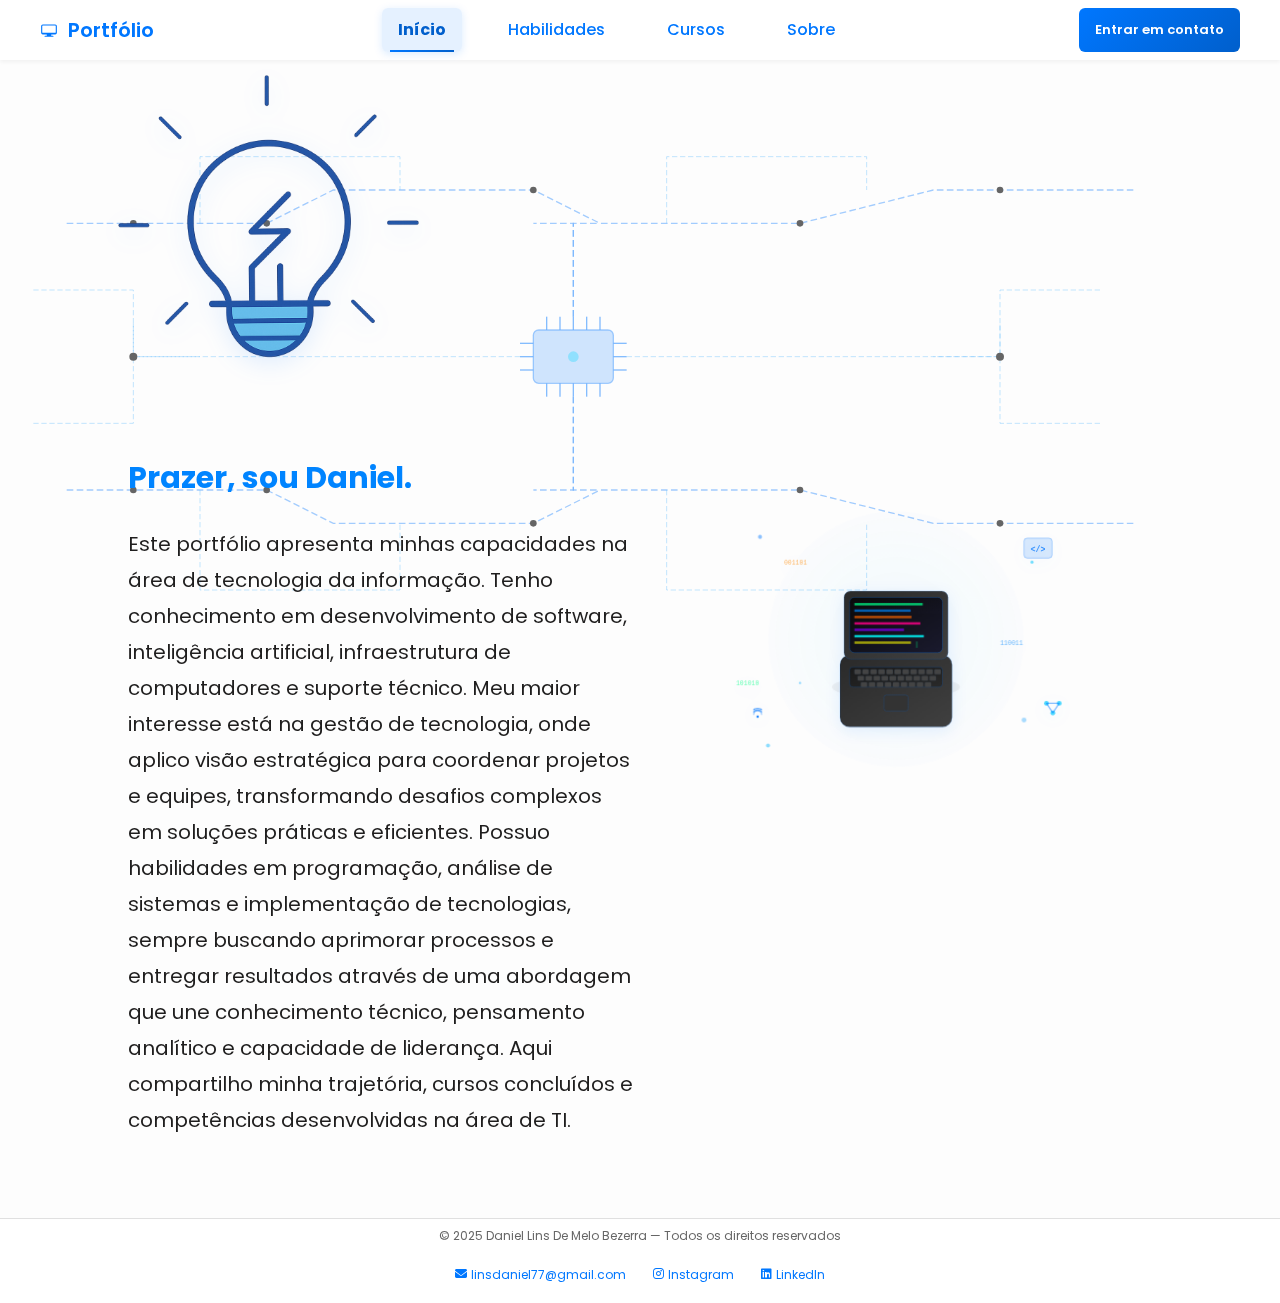
<file: index.html>
<!DOCTYPE html>
<html lang="pt-BR">
<head>
  <meta charset="utf-8"/>
  <meta name="viewport" content="width=device-width, initial-scale=1.0"/>
  <meta name="description" content="Portfólio de Daniel Lins - Gestão de tecnologia, desenvolvimento, suporte técnico e inteligência artificial"/>
  <meta name="keywords" content="Daniel Lins, TI, desenvolvimento, suporte técnico, inteligência artificial, programação"/>
  <meta name="author" content="Daniel Lins De Melo Bezerra"/>
  <meta name="robots" content="index, follow"/>
  
  <!-- Open Graph -->
  <meta property="og:title" content="Portfólio - Daniel Lins"/>
  <meta property="og:description" content="Gestão de tecnologia, desenvolvimento e suporte técnico"/>
  <meta property="og:type" content="website"/>
  <meta property="og:url" content="https://daniellins.dev"/>
  
  <title>Portfólio - Daniel Lins | Desenvolvedor & Suporte TI</title>
  
  <!-- Preload critical resources -->
  <link rel="preload" href="https://fonts.googleapis.com/css2?family=Poppins:wght@300;600&display=swap" as="style"/>
  <link rel="preload" href="style.css" as="style"/>
  <link rel="preload" href="a.png" as="image"/>
  
  <!-- Stylesheets -->
  <link href="https://fonts.googleapis.com/css2?family=Poppins:wght@300;600&display=swap" rel="stylesheet"/>
  <link href="https://cdnjs.cloudflare.com/ajax/libs/font-awesome/6.5.0/css/all.min.css" rel="stylesheet"/>
  <link href="style.css" rel="stylesheet"/>
  
  <!-- Favicon -->
  <link rel="icon" type="image/svg+xml" href="icon_computador.svg"/>
</head>
<body>
  <div class="background-pattern"></div>

  <!-- CIRCUITO ANIMADO PROFISSIONAL -->
  <div class="circuit-animation" aria-hidden="true">
    <svg class="circuit-svg" viewBox="0 0 1920 1080" xmlns="http://www.w3.org/2000/svg">
      <!-- Circuito Principal Superior -->
      <g class="main-circuit">
        <!-- Linha principal horizontal superior -->
        <path class="data-line" d="M100,200 L400,200 L500,150 L800,150 L900,200 L1200,200 L1400,150 L1700,150" 
              style="animation-delay: 0s;"/>
        
        <!-- Ramificações superiores -->
        <path class="data-line-secondary" d="M300,200 L300,100 L600,100 L600,150" 
              style="animation-delay: 0.5s;"/>
        <path class="data-line-secondary" d="M1000,200 L1000,100 L1300,100 L1300,150" 
              style="animation-delay: 1s;"/>
      </g>

      <!-- Processador Central -->
      <g transform="translate(860, 400)">
        <!-- Corpo do processador -->
        <rect class="processor" x="-60" y="-40" width="120" height="80" rx="8" 
              fill="rgba(0, 119, 255, 0.3)" stroke="rgba(0, 119, 255, 0.6)" stroke-width="2"/>
        
        <!-- Pinos do processador -->
        <g class="processor">
          <!-- Pinos superiores -->
          <line x1="-40" y1="-40" x2="-40" y2="-60" stroke="rgba(0, 119, 255, 0.8)" stroke-width="2"/>
          <line x1="-20" y1="-40" x2="-20" y2="-60" stroke="rgba(0, 119, 255, 0.8)" stroke-width="2"/>
          <line x1="0" y1="-40" x2="0" y2="-60" stroke="rgba(0, 119, 255, 0.8)" stroke-width="2"/>
          <line x1="20" y1="-40" x2="20" y2="-60" stroke="rgba(0, 119, 255, 0.8)" stroke-width="2"/>
          <line x1="40" y1="-40" x2="40" y2="-60" stroke="rgba(0, 119, 255, 0.8)" stroke-width="2"/>
          
          <!-- Pinos inferiores -->
          <line x1="-40" y1="40" x2="-40" y2="60" stroke="rgba(0, 119, 255, 0.8)" stroke-width="2"/>
          <line x1="-20" y1="40" x2="-20" y2="60" stroke="rgba(0, 119, 255, 0.8)" stroke-width="2"/>
          <line x1="0" y1="40" x2="0" y2="60" stroke="rgba(0, 119, 255, 0.8)" stroke-width="2"/>
          <line x1="20" y1="40" x2="20" y2="60" stroke="rgba(0, 119, 255, 0.8)" stroke-width="2"/>
          <line x1="40" y1="40" x2="40" y2="60" stroke="rgba(0, 119, 255, 0.8)" stroke-width="2"/>
          
          <!-- Pinos laterais esquerdos -->
          <line x1="-60" y1="-20" x2="-80" y2="-20" stroke="rgba(0, 119, 255, 0.8)" stroke-width="2"/>
          <line x1="-60" y1="0" x2="-80" y2="0" stroke="rgba(0, 119, 255, 0.8)" stroke-width="2"/>
          <line x1="-60" y1="20" x2="-80" y2="20" stroke="rgba(0, 119, 255, 0.8)" stroke-width="2"/>
          
          <!-- Pinos laterais direitos -->
          <line x1="60" y1="-20" x2="80" y2="-20" stroke="rgba(0, 119, 255, 0.8)" stroke-width="2"/>
          <line x1="60" y1="0" x2="80" y2="0" stroke="rgba(0, 119, 255, 0.8)" stroke-width="2"/>
          <line x1="60" y1="20" x2="80" y2="20" stroke="rgba(0, 119, 255, 0.8)" stroke-width="2"/>
        </g>
        
        <!-- Indicador central do processador -->
        <circle class="connection-node" cx="0" cy="0" r="8" 
                fill="rgba(0, 200, 255, 0.6)" style="animation-delay: 0.3s;"/>
      </g>

      <!-- Conexões para o Processador -->
      <g class="main-circuit">
        <!-- Conexões superiores -->
        <path class="data-line" d="M860,340 L860,200 L900,200" 
              style="animation-delay: 1.5s;"/>
        <path class="data-line" d="M860,340 L860,200 L800,200" 
              style="animation-delay: 2s;"/>
        
        <!-- Conexões inferiores -->
        <path class="data-line" d="M860,460 L860,600 L900,600" 
              style="animation-delay: 2.5s;"/>
        <path class="data-line" d="M860,460 L860,600 L800,600" 
              style="animation-delay: 3s;"/>
        
        <!-- Conexões laterais -->
        <path class="data-line-secondary" d="M780,400 L200,400 L200,350" 
              style="animation-delay: 1s;"/>
        <path class="data-line-secondary" d="M940,400 L1500,400 L1500,350" 
              style="animation-delay: 1.5s;"/>
      </g>

      <!-- Circuito Inferior -->
      <g class="main-circuit">
        <!-- Linha principal horizontal inferior -->
        <path class="data-line" d="M100,600 L400,600 L500,650 L800,650 L900,600 L1200,600 L1400,650 L1700,650" 
              style="animation-delay: 3.5s;"/>
        
        <!-- Ramificações inferiores -->
        <path class="data-line-secondary" d="M300,600 L300,750 L600,750 L600,650" 
              style="animation-delay: 4s;"/>
        <path class="data-line-secondary" d="M1000,600 L1000,750 L1300,750 L1300,650" 
              style="animation-delay: 4.5s;"/>
      </g>

      <!-- Nós de Conexão -->
      <circle class="connection-node" cx="200" cy="200" r="5" style="animation-delay: 0.2s;"/>
      <circle class="connection-node" cx="400" cy="200" r="5" style="animation-delay: 0.4s;"/>
      <circle class="connection-node" cx="800" cy="150" r="5" style="animation-delay: 0.6s;"/>
      <circle class="connection-node" cx="1200" cy="200" r="5" style="animation-delay: 0.8s;"/>
      <circle class="connection-node" cx="1500" cy="150" r="5" style="animation-delay: 1s;"/>
      
      <circle class="connection-node" cx="200" cy="600" r="5" style="animation-delay: 3.7s;"/>
      <circle class="connection-node" cx="400" cy="600" r="5" style="animation-delay: 3.9s;"/>
      <circle class="connection-node" cx="800" cy="650" r="5" style="animation-delay: 4.1s;"/>
      <circle class="connection-node" cx="1200" cy="600" r="5" style="animation-delay: 4.3s;"/>
      <circle class="connection-node" cx="1500" cy="650" r="5" style="animation-delay: 4.5s;"/>

      <!-- Circuitos Laterais -->
      <g class="main-circuit">
        <!-- Lado esquerdo -->
        <path class="data-line-secondary" d="M50,300 L200,300 L200,400 L300,400" 
              style="animation-delay: 2.2s;"/>
        <path class="data-line-secondary" d="M50,500 L200,500 L200,400" 
              style="animation-delay: 2.7s;"/>
        
        <!-- Lado direito -->
        <path class="data-line-secondary" d="M1650,300 L1500,300 L1500,400 L1400,400" 
              style="animation-delay: 2.4s;"/>
        <path class="data-line-secondary" d="M1650,500 L1500,500 L1500,400" 
              style="animation-delay: 2.9s;"/>
      </g>

      <!-- Nós laterais -->
      <circle class="connection-node" cx="200" cy="400" r="6" style="animation-delay: 2.5s;"/>
      <circle class="connection-node" cx="1500" cy="400" r="6" style="animation-delay: 2.7s;"/>
    </svg>
  </div>

  <header role="banner">
    <div class="logo">
      <img alt="Ícone do computador" class="logo-icon" src="icon_computador.svg" width="18" height="18"/>
      Portfólio
    </div>
    <button class="mobile-menu-toggle" aria-label="Abrir menu de navegação" aria-expanded="false">
      <i class="fas fa-bars" aria-hidden="true"></i>
    </button>
    <nav class="nav-menu" role="navigation" aria-label="Menu principal">
      <a class="active" href="index.html" aria-current="page">Início</a>
      <a href="habilidades.html">Habilidades</a>
      <a href="cursos.html">Cursos</a>
      <a href="sobre.html">Sobre</a>
    </nav>
    <a class="contact-btn" href="https://wa.me/5581982124698" target="_blank" rel="noopener noreferrer" aria-label="Entrar em contato via WhatsApp">
      Entrar em contato
    </a>
  </header>

  <main class="hero" role="main">
    <div class="hero-text">
      <div class="lamp-wrapper">
        <img alt="Ilustração introdutória representando tecnologia" class="intro-image float" src="a.png" loading="lazy" width="360" height="auto"/>
      </div>
      <div class="text-content">
        <h1>Prazer, sou Daniel.</h1>
        <p>Este portfólio apresenta minhas capacidades na área de tecnologia da informação. Tenho conhecimento em desenvolvimento de software, inteligência artificial, infraestrutura de computadores e suporte técnico. Meu maior interesse está na gestão de tecnologia, onde aplico visão estratégica para coordenar projetos e equipes, transformando desafios complexos em soluções práticas e eficientes. Possuo habilidades em programação, análise de sistemas e implementação de tecnologias, sempre buscando aprimorar processos e entregar resultados através de uma abordagem que une conhecimento técnico, pensamento analítico e capacidade de liderança. Aqui compartilho minha trajetória, cursos concluídos e competências desenvolvidas na área de TI.</p>
      </div>
    </div>
    <div class="hero-img">
      <!-- ILUSTRAÇÃO FOCADA APENAS NO LAPTOP CENTRALIZADO -->
      <svg class="vector tech-illustration" viewBox="0 0 640 480" xmlns="http://www.w3.org/2000/svg" aria-hidden="true">
        <!-- Definições de gradientes otimizados -->
        <defs>
          <radialGradient id="bgGradient" cx="50%" cy="50%" r="50%">
            <stop offset="0%" style="stop-color:rgba(0,119,255,0.08);stop-opacity:1" />
            <stop offset="70%" style="stop-color:rgba(0,200,255,0.04);stop-opacity:1" />
            <stop offset="100%" style="stop-color:rgba(0,119,255,0.02);stop-opacity:1" />
          </radialGradient>
          <linearGradient id="laptopGradient" x1="0%" y1="0%" x2="100%" y2="100%">
            <stop offset="0%" style="stop-color:#2a2a2a;stop-opacity:1" />
            <stop offset="100%" style="stop-color:#404040;stop-opacity:1" />
          </linearGradient>
          <linearGradient id="screenGradient" x1="0%" y1="0%" x2="100%" y2="100%">
            <stop offset="0%" style="stop-color:#0a0a0a;stop-opacity:1" />
            <stop offset="100%" style="stop-color:#1a1a2e;stop-opacity:1" />
          </linearGradient>
          <linearGradient id="keyboardGradient" x1="0%" y1="0%" x2="100%" y2="100%">
            <stop offset="0%" style="stop-color:#1a1a1a;stop-opacity:1" />
            <stop offset="100%" style="stop-color:#2a2a2a;stop-opacity:1" />
          </linearGradient>
        </defs>

        <!-- Fundo circular centralizado -->
        <circle cx="320" cy="240" r="160" fill="url(#bgGradient)" opacity="0.6"/>

        <!-- Partículas flutuantes otimizadas -->
        <g class="floating-particles">
          <circle cx="150" cy="120" r="2.5" fill="rgba(0,119,255,0.6)">
            <animate attributeName="cy" values="120;100;120" dur="4s" repeatCount="indefinite"/>
            <animate attributeName="opacity" values="0.6;1;0.6" dur="4s" repeatCount="indefinite"/>
          </circle>
          <circle cx="490" cy="150" r="2" fill="rgba(0,200,255,0.7)">
            <animate attributeName="cy" values="150;130;150" dur="5s" repeatCount="indefinite"/>
            <animate attributeName="opacity" values="0.7;1;0.7" dur="5s" repeatCount="indefinite"/>
          </circle>
          <circle cx="480" cy="350" r="3" fill="rgba(0,150,255,0.5)">
            <animate attributeName="cy" values="350;330;350" dur="3.5s" repeatCount="indefinite"/>
            <animate attributeName="opacity" values="0.5;0.9;0.5" dur="3.5s" repeatCount="indefinite"/>
          </circle>
          <circle cx="160" cy="380" r="2.5" fill="rgba(0,180,255,0.6)">
            <animate attributeName="cy" values="380;360;380" dur="4.5s" repeatCount="indefinite"/>
            <animate attributeName="opacity" values="0.6;1;0.6" dur="4.5s" repeatCount="indefinite"/>
          </circle>
          <circle cx="200" cy="300" r="1.5" fill="rgba(100,200,255,0.8)">
            <animate attributeName="cy" values="300;280;300" dur="6s" repeatCount="indefinite"/>
            <animate attributeName="opacity" values="0.8;1;0.8" dur="6s" repeatCount="indefinite"/>
          </circle>
        </g>

        <!-- LAPTOP CENTRALIZADO E MELHORADO -->
        <g transform="translate(250, 180)">
          <!-- Sombra do laptop -->
          <ellipse cx="70" cy="120" rx="80" ry="15" fill="rgba(0,0,0,0.1)" opacity="0.5"/>
          
          <!-- Base do laptop -->
          <rect x="0" y="80" width="140" height="90" rx="12" fill="url(#laptopGradient)" stroke="rgba(0,119,255,0.2)" stroke-width="1"/>
          
          <!-- Tela do laptop -->
          <rect x="5" y="0" width="130" height="85" rx="8" fill="url(#laptopGradient)" stroke="rgba(0,119,255,0.2)" stroke-width="1"/>
          
          <!-- Tela interna com borda -->
          <rect x="12" y="8" width="116" height="69" rx="6" fill="url(#screenGradient)" stroke="rgba(0,119,255,0.3)" stroke-width="1"/>
          
          <!-- Código na tela com mais variedade -->
          <g class="code-lines">
            <!-- Linha 1 - Verde (HTML) -->
            <rect x="18" y="15" width="70" height="3" fill="#00ff88" opacity="0.9">
              <animate attributeName="width" values="70;95;70" dur="2.5s" repeatCount="indefinite"/>
            </rect>
            <!-- Linha 2 - Azul (CSS) -->
            <rect x="18" y="23" width="55" height="3" fill="#0088ff" opacity="0.8">
              <animate attributeName="width" values="55;85;55" dur="3s" repeatCount="indefinite"/>
            </rect>
            <!-- Linha 3 - Laranja (JavaScript) -->
            <rect x="18" y="31" width="85" height="3" fill="#ff6600" opacity="0.7">
              <animate attributeName="width" values="85;60;85" dur="2.8s" repeatCount="indefinite"/>
            </rect>
            <!-- Linha 4 - Rosa (React) -->
            <rect x="18" y="39" width="65" height="3" fill="#ff0088" opacity="0.8">
              <animate attributeName="width" values="65;90;65" dur="2.2s" repeatCount="indefinite"/>
            </rect>
            <!-- Linha 5 - Roxo (Python) -->
            <rect x="18" y="47" width="50" height="3" fill="#8800ff" opacity="0.7">
              <animate attributeName="width" values="50;75;50" dur="3.2s" repeatCount="indefinite"/>
            </rect>
            <!-- Linha 6 - Ciano (SQL) -->
            <rect x="18" y="55" width="75" height="3" fill="#00ffff" opacity="0.8">
              <animate attributeName="width" values="75;95;75" dur="2.6s" repeatCount="indefinite"/>
            </rect>
            <!-- Linha 7 - Amarelo (Node.js) -->
            <rect x="18" y="63" width="60" height="3" fill="#ffff00" opacity="0.6">
              <animate attributeName="width" values="60;80;60" dur="2.9s" repeatCount="indefinite"/>
            </rect>
          </g>
          
          <!-- Cursor piscando -->
          <rect x="95" y="63" width="2" height="8" fill="#00ff88">
            <animate attributeName="opacity" values="1;0;1" dur="1.2s" repeatCount="indefinite"/>
          </rect>
          
          <!-- Teclado melhorado -->
          <g class="keyboard">
            <rect x="12" y="95" width="116" height="25" rx="4" fill="url(#keyboardGradient)" stroke="rgba(0,119,255,0.2)" stroke-width="1"/>
            
            <!-- Teclas organizadas em fileiras -->
            <g fill="#444" stroke="rgba(0,119,255,0.1)" stroke-width="0.5">
              <!-- Primeira fileira -->
              <rect x="18" y="98" width="8" height="6" rx="1"/>
              <rect x="28" y="98" width="8" height="6" rx="1"/>
              <rect x="38" y="98" width="8" height="6" rx="1"/>
              <rect x="48" y="98" width="8" height="6" rx="1"/>
              <rect x="58" y="98" width="8" height="6" rx="1"/>
              <rect x="68" y="98" width="8" height="6" rx="1"/>
              <rect x="78" y="98" width="8" height="6" rx="1"/>
              <rect x="88" y="98" width="8" height="6" rx="1"/>
              <rect x="98" y="98" width="8" height="6" rx="1"/>
              <rect x="108" y="98" width="8" height="6" rx="1"/>
              <rect x="118" y="98" width="8" height="6" rx="1"/>
              
              <!-- Segunda fileira -->
              <rect x="22" y="106" width="8" height="6" rx="1"/>
              <rect x="32" y="106" width="8" height="6" rx="1"/>
              <rect x="42" y="106" width="8" height="6" rx="1"/>
              <rect x="52" y="106" width="8" height="6" rx="1"/>
              <rect x="62" y="106" width="8" height="6" rx="1"/>
              <rect x="72" y="106" width="8" height="6" rx="1"/>
              <rect x="82" y="106" width="8" height="6" rx="1"/>
              <rect x="92" y="106" width="8" height="6" rx="1"/>
              <rect x="102" y="106" width="8" height="6" rx="1"/>
              <rect x="112" y="106" width="8" height="6" rx="1"/>
              
              <!-- Terceira fileira -->
              <rect x="26" y="114" width="8" height="6" rx="1"/>
              <rect x="36" y="114" width="8" height="6" rx="1"/>
              <rect x="46" y="114" width="8" height="6" rx="1"/>
              <rect x="56" y="114" width="8" height="6" rx="1"/>
              <rect x="66" y="114" width="8" height="6" rx="1"/>
              <rect x="76" y="114" width="8" height="6" rx="1"/>
              <rect x="86" y="114" width="8" height="6" rx="1"/>
              <rect x="96" y="114" width="8" height="6" rx="1"/>
              <rect x="106" y="114" width="8" height="6" rx="1"/>
            </g>
            
            <!-- Trackpad -->
            <rect x="55" y="130" width="30" height="20" rx="3" fill="#333" stroke="rgba(0,119,255,0.2)" stroke-width="1"/>
          </g>
          
          <!-- Brilho na tela -->
          <rect x="12" y="8" width="116" height="20" rx="6" fill="url(#screenGradient)" opacity="0.1">
            <animate attributeName="opacity" values="0.1;0.3;0.1" dur="4s" repeatCount="indefinite"/>
          </rect>
        </g>

        <!-- Elementos tecnológicos flutuantes melhorados -->
        <g class="tech-elements">
          <!-- Ícone de código -->
          <g transform="translate(480, 120)">
            <rect x="0" y="0" width="35" height="25" rx="4" fill="rgba(0,119,255,0.15)" stroke="rgba(0,119,255,0.4)" stroke-width="1"/>
            <text x="17.5" y="17" text-anchor="middle" fill="rgba(0,119,255,0.8)" font-family="monospace" font-size="10" font-weight="bold">&lt;/&gt;</text>
            <animateTransform attributeName="transform" type="translate" values="480,120;480,100;480,120" dur="5s" repeatCount="indefinite"/>
          </g>
          
          <!-- Engrenagem -->
          <g transform="translate(140, 160)">
            <circle cx="12" cy="12" r="10" fill="none" stroke="rgba(0,119,255,0.5)" stroke-width="2"/>
            <circle cx="12" cy="12" r="5" fill="rgba(0,119,255,0.3)"/>
            <line x1="12" y1="2" x2="12" y2="6" stroke="rgba(0,119,255,0.5)" stroke-width="1"/>
            <line x1="12" y1="18" x2="12" y2="22" stroke="rgba(0,119,255,0.5)" stroke-width="1"/>
            <line x1="2" y1="12" x2="6" y2="12" stroke="rgba(0,119,255,0.5)" stroke-width="1"/>
            <line x1="18" y1="12" x2="22" y2="12" stroke="rgba(0,119,255,0.5)" stroke-width="1"/>
            <animateTransform attributeName="transform" type="rotate" values="0 152 172;360 152 172" dur="10s" repeatCount="indefinite"/>
          </g>
          
          <!-- Conectividade em rede -->
          <g transform="translate(500, 320)">
            <circle cx="8" cy="8" r="3" fill="rgba(0,200,255,0.7)"/>
            <circle cx="24" cy="8" r="3" fill="rgba(0,200,255,0.7)"/>
            <circle cx="16" cy="20" r="3" fill="rgba(0,200,255,0.7)"/>
            <line x1="8" y1="8" x2="24" y2="8" stroke="rgba(0,119,255,0.5)" stroke-width="1.5"/>
            <line x1="8" y1="8" x2="16" y2="20" stroke="rgba(0,119,255,0.5)" stroke-width="1.5"/>
            <line x1="24" y1="8" x2="16" y2="20" stroke="rgba(0,119,255,0.5)" stroke-width="1.5"/>
            <animateTransform attributeName="transform" type="translate" values="500,320;500,300;500,320" dur="4s" repeatCount="indefinite"/>
          </g>
          
          <!-- Dados binários flutuantes -->
          <g class="binary-data">
            <text x="120" y="300" fill="rgba(0,255,136,0.6)" font-family="monospace" font-size="8">101010</text>
            <text x="450" y="250" fill="rgba(0,136,255,0.6)" font-family="monospace" font-size="8">110011</text>
            <text x="180" y="150" fill="rgba(255,136,0,0.6)" font-family="monospace" font-size="8">001101</text>
            <animateTransform attributeName="transform" type="translate" values="0,0;0,-10;0,0" dur="6s" repeatCount="indefinite"/>
          </g>
          
          <!-- Sinal WiFi -->
          <g transform="translate(130, 320)">
            <path d="M12,20 Q12,15 17,15 Q22,15 22,20" stroke="rgba(0,119,255,0.4)" stroke-width="1.5" fill="none"/>
            <path d="M12,17 Q12,14 17,14 Q22,14 22,17" stroke="rgba(0,119,255,0.6)" stroke-width="1.5" fill="none"/>
            <path d="M12,14 Q12,12 17,12 Q22,12 22,14" stroke="rgba(0,119,255,0.8)" stroke-width="1.5" fill="none"/>
            <circle cx="17" cy="22" r="1.5" fill="rgba(0,119,255,0.9)"/>
            <animateTransform attributeName="transform" type="translate" values="130,320;130,310;130,320" dur="3s" repeatCount="indefinite"/>
          </g>
        </g>
      </svg>
    </div>
  </main>

  <footer role="contentinfo">
    <p>© 2025 Daniel Lins De Melo Bezerra — Todos os direitos reservados</p>
    <div class="links">
      <a href="mailto:linsdaniel77@gmail.com" aria-label="Enviar email para Daniel Lins">
        <i class="fas fa-envelope" aria-hidden="true"></i> linsdaniel77@gmail.com
      </a>
      <a href="https://www.instagram.com/l1ns_daniel" target="_blank" rel="noopener noreferrer" aria-label="Seguir no Instagram">
        <i class="fab fa-instagram" aria-hidden="true"></i> Instagram
      </a>
      <a href="https://www.linkedin.com/in/daniel-lins-19bb72221" target="_blank" rel="noopener noreferrer" aria-label="Conectar no LinkedIn">
        <i class="fab fa-linkedin" aria-hidden="true"></i> LinkedIn
      </a>
    </div>
  </footer>

  <script>
    // ===== JAVASCRIPT OTIMIZADO E COMPLETO =====
    
    // Configuração de performance
    const CONFIG = {
      DEBOUNCE_DELAY: 150,
      INTERSECTION_THRESHOLD: 0.1,
      ANIMATION_DURATION: 300
    };

    // Utilitários
    const utils = {
      debounce(func, wait) {
        let timeout;
        return function executedFunction(...args) {
          const later = () => {
            clearTimeout(timeout);
            func(...args);
          };
          clearTimeout(timeout);
          timeout = setTimeout(later, wait);
        };
      },

      throttle(func, limit) {
        let inThrottle;
        return function() {
          const args = arguments;
          const context = this;
          if (!inThrottle) {
            func.apply(context, args);
            inThrottle = true;
            setTimeout(() => inThrottle = false, limit);
          }
        }
      },

      isElementInViewport(el) {
        const rect = el.getBoundingClientRect();
        return (
          rect.top >= 0 &&
          rect.left >= 0 &&
          rect.bottom <= (window.innerHeight || document.documentElement.clientHeight) &&
          rect.right <= (window.innerWidth || document.documentElement.clientWidth)
        );
      }
    };

    // Classe para gerenciar o menu mobile
    class MobileMenu {
      constructor() {
        this.toggle = document.querySelector('.mobile-menu-toggle');
        this.menu = document.querySelector('.nav-menu');
        this.menuIcon = this.toggle?.querySelector('i');
        this.links = document.querySelectorAll('.nav-menu a');
        this.isOpen = false;
        
        this.init();
      }

      init() {
        if (!this.toggle || !this.menu || !this.menuIcon) {
          console.warn('Elementos do menu mobile não encontrados');
          return;
        }

        this.bindEvents();
        this.setupAccessibility();
      }

      bindEvents() {
        // Toggle do menu
        this.toggle.addEventListener('click', (e) => {
          e.preventDefault();
          e.stopPropagation();
          this.toggleMenu();
        });

        // Fechar menu ao clicar nos links
        this.links.forEach(link => {
          link.addEventListener('click', () => {
            this.closeMenu();
          });
        });

        // Fechar menu ao clicar fora
        document.addEventListener('click', (e) => {
          if (!e.target.closest('header')) {
            this.closeMenu();
          }
        });

        // Fechar menu com ESC
        document.addEventListener('keydown', (e) => {
          if (e.key === 'Escape' && this.isOpen) {
            this.closeMenu();
            this.toggle.focus();
          }
        });

        // Gerenciar foco no menu
        this.menu.addEventListener('keydown', (e) => {
          if (e.key === 'Tab') {
            this.handleTabNavigation(e);
          }
        });
      }

      setupAccessibility() {
        this.toggle.setAttribute('aria-expanded', 'false');
        this.menu.setAttribute('aria-hidden', 'true');
      }

      toggleMenu() {
        this.isOpen ? this.closeMenu() : this.openMenu();
      }

      openMenu() {
        this.menu.classList.add('active');
        this.menuIcon.classList.remove('fa-bars');
        this.menuIcon.classList.add('fa-times');
        this.toggle.setAttribute('aria-expanded', 'true');
        this.menu.setAttribute('aria-hidden', 'false');
        this.isOpen = true;

        // Focar no primeiro link
        const firstLink = this.menu.querySelector('a');
        if (firstLink) {
          setTimeout(() => firstLink.focus(), CONFIG.ANIMATION_DURATION);
        }
      }

      closeMenu() {
        this.menu.classList.remove('active');
        this.menuIcon.classList.remove('fa-times');
        this.menuIcon.classList.add('fa-bars');
        this.toggle.setAttribute('aria-expanded', 'false');
        this.menu.setAttribute('aria-hidden', 'true');
        this.isOpen = false;
      }

      handleTabNavigation(e) {
        const focusableElements = this.menu.querySelectorAll('a');
        const firstElement = focusableElements[0];
        const lastElement = focusableElements[focusableElements.length - 1];

        if (e.shiftKey) {
          if (document.activeElement === firstElement) {
            e.preventDefault();
            lastElement.focus();
          }
        } else {
          if (document.activeElement === lastElement) {
            e.preventDefault();
            firstElement.focus();
          }
        }
      }
    }

    // Classe para lazy loading de imagens
    class LazyLoader {
      constructor() {
        this.images = document.querySelectorAll('img[loading="lazy"]');
        this.init();
      }

      init() {
        if ('IntersectionObserver' in window) {
          this.setupIntersectionObserver();
        } else {
          this.loadAllImages();
        }
      }

      setupIntersectionObserver() {
        const observer = new IntersectionObserver((entries) => {
          entries.forEach(entry => {
            if (entry.isIntersecting) {
              this.loadImage(entry.target);
              observer.unobserve(entry.target);
            }
          });
        }, {
          threshold: CONFIG.INTERSECTION_THRESHOLD,
          rootMargin: '50px'
        });

        this.images.forEach(img => observer.observe(img));
      }

      loadImage(img) {
        if (img.dataset.src) {
          img.src = img.dataset.src;
        }
        img.classList.add('loaded');
        img.addEventListener('load', () => {
          img.style.opacity = '1';
        });
      }

      loadAllImages() {
        this.images.forEach(img => this.loadImage(img));
      }
    }

    // Classe para gerenciar performance
    class PerformanceManager {
      constructor() {
        this.init();
      }

      init() {
        this.setupReducedMotion();
        this.setupConnectionAware();
        this.preloadCriticalResources();
      }

      setupReducedMotion() {
        if (window.matchMedia('(prefers-reduced-motion: reduce)').matches) {
          document.documentElement.style.setProperty('--animation-duration', '0.01ms');
          
          // Desabilitar animações do circuito
          const circuitAnimation = document.querySelector('.circuit-animation');
          if (circuitAnimation) {
            circuitAnimation.style.display = 'none';
          }
        }
      }

      setupConnectionAware() {
        if ('connection' in navigator) {
          const connection = navigator.connection;
          
          if (connection.effectiveType === 'slow-2g' || connection.effectiveType === '2g') {
            // Reduzir qualidade para conexões lentas
            const circuitAnimation = document.querySelector('.circuit-animation');
            if (circuitAnimation) {
              circuitAnimation.style.opacity = '0.3';
            }
          }
        }
      }

      preloadCriticalResources() {
        // Preload da próxima página provável
        const links = document.querySelectorAll('a[href^="habilidades"], a[href^="cursos"], a[href^="sobre"]');
        links.forEach(link => {
          link.addEventListener('mouseenter', () => {
            const linkElement = document.createElement('link');
            linkElement.rel = 'prefetch';
            linkElement.href = link.href;
            document.head.appendChild(linkElement);
          }, { once: true });
        });
      }
    }

    // Classe para analytics e tracking
    class Analytics {
      constructor() {
        this.events = [];
        this.init();
      }

      init() {
        this.trackPageView();
        this.trackUserInteractions();
        this.trackPerformance();
      }

      trackPageView() {
        this.logEvent('page_view', {
          page: window.location.pathname,
          timestamp: Date.now(),
          userAgent: navigator.userAgent,
          viewport: `${window.innerWidth}x${window.innerHeight}`
        });
      }

      trackUserInteractions() {
        // Track clicks nos links de navegação
        document.querySelectorAll('.nav-menu a').forEach(link => {
          link.addEventListener('click', (e) => {
            this.logEvent('navigation_click', {
              target: e.target.textContent.trim(),
              href: e.target.href,
              timestamp: Date.now()
            });
          });
        });

        // Track clicks no botão de contato
        const contactBtn = document.querySelector('.contact-btn');
        if (contactBtn) {
          contactBtn.addEventListener('click', () => {
            this.logEvent('contact_click', {
              method: 'whatsapp',
              timestamp: Date.now()
            });
          });
        }
      }

      trackPerformance() {
        window.addEventListener('load', () => {
          setTimeout(() => {
            const perfData = performance.getEntriesByType('navigation')[0];
            this.logEvent('performance', {
              loadTime: perfData.loadEventEnd - perfData.loadEventStart,
              domContentLoaded: perfData.domContentLoadedEventEnd - perfData.domContentLoadedEventStart,
              timestamp: Date.now()
            });
          }, 0);
        });
      }

      logEvent(eventName, data) {
        this.events.push({ event: eventName, data });
        console.log(`Analytics: ${eventName}`, data);
      }
    }

    // Inicialização quando o DOM estiver pronto
    class App {
      constructor() {
        this.components = {};
        this.init();
      }

      init() {
        if (document.readyState === 'loading') {
          document.addEventListener('DOMContentLoaded', () => this.initializeComponents());
        } else {
          this.initializeComponents();
        }
      }

      initializeComponents() {
        try {
          // Inicializar componentes principais
          this.components.mobileMenu = new MobileMenu();
          this.components.lazyLoader = new LazyLoader();
          this.components.performanceManager = new PerformanceManager();
          this.components.analytics = new Analytics();

          // Configurar scroll suave
          this.setupSmoothScroll();
          
          // Configurar tratamento de erros
          this.setupErrorHandling();

          console.log('✅ Portfólio inicializado com sucesso');
        } catch (error) {
          console.error('❌ Erro na inicialização:', error);
        }
      }

      setupSmoothScroll() {
        document.querySelectorAll('a[href^="#"]').forEach(anchor => {
          anchor.addEventListener('click', function (e) {
            e.preventDefault();
            const target = document.querySelector(this.getAttribute('href'));
            if (target) {
              target.scrollIntoView({
                behavior: 'smooth',
                block: 'start'
              });
            }
          });
        });
      }

      setupErrorHandling() {
        window.addEventListener('error', (e) => {
          console.error('Erro capturado:', e.error);
          this.components.analytics?.logEvent('javascript_error', {
            message: e.message,
            filename: e.filename,
            lineno: e.lineno,
            timestamp: Date.now()
          });
        });

        window.addEventListener('unhandledrejection', (e) => {
          console.error('Promise rejeitada:', e.reason);
          this.components.analytics?.logEvent('promise_rejection', {
            reason: e.reason?.toString(),
            timestamp: Date.now()
          });
        });
      }
    }

    // Inicializar aplicação
    const app = new App();

    // Exportar para debug (apenas em desenvolvimento)
    if (window.location.hostname === 'localhost' || window.location.hostname === '127.0.0.1') {
      window.portfolioApp = app;
      window.portfolioUtils = utils;
    }
  </script>
</body>
</html>
</file>
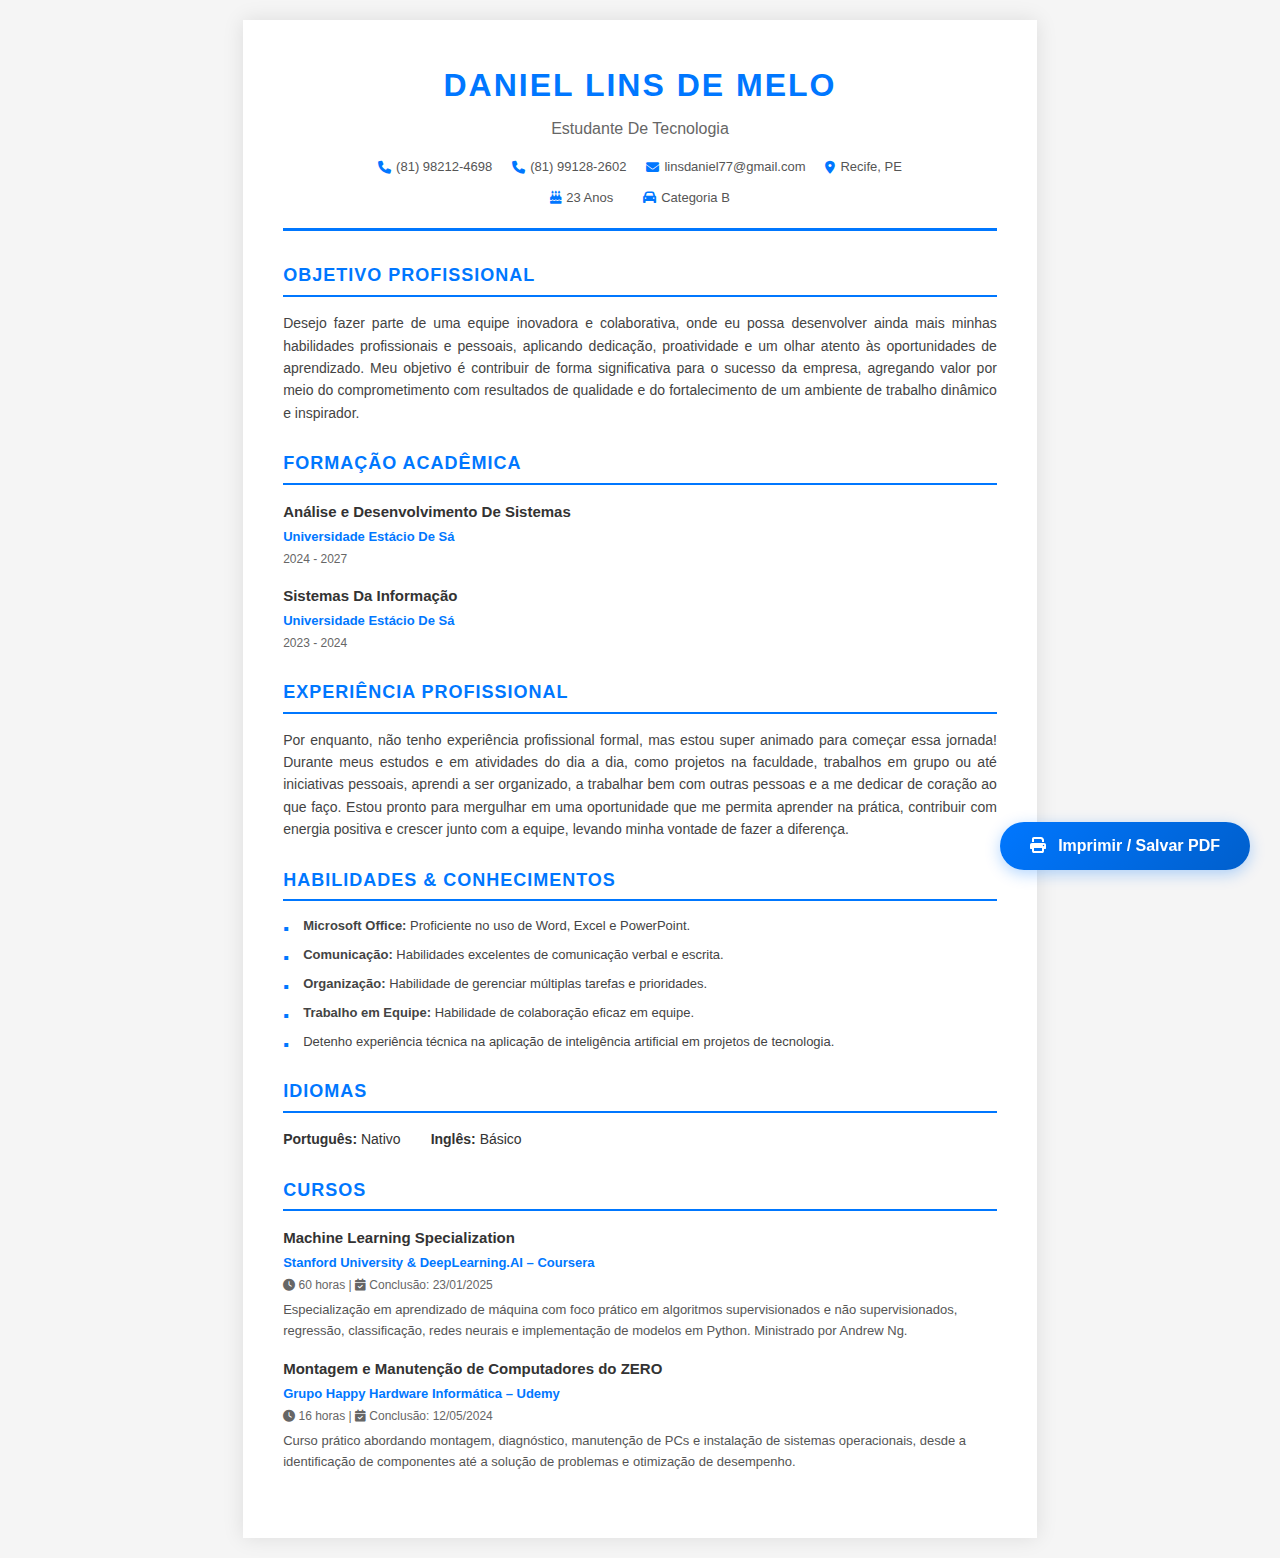
<file: curriculo-print.html>
<!DOCTYPE html>
<html lang="pt-BR">
<head>
  <meta charset="UTF-8">
  <meta name="viewport" content="width=device-width, initial-scale=1.0">
  <title>Currículo - Daniel Lins de Melo</title>
  <link rel="stylesheet" href="https://cdnjs.cloudflare.com/ajax/libs/font-awesome/6.4.0/css/all.min.css">
  <style>
    * {
      margin: 0;
      padding: 0;
      box-sizing: border-box;
    }

    body {
      font-family: 'Arial', sans-serif;
      line-height: 1.6;
      color: #333;
      background: #f5f5f5;
      padding: 20px;
    }

    .resume-container {
      max-width: 210mm;
      margin: 0 auto;
      background: white;
      padding: 40px;
      box-shadow: 0 0 20px rgba(0,0,0,0.1);
    }

    .header {
      text-align: center;
      border-bottom: 3px solid #0077ff;
      padding-bottom: 20px;
      margin-bottom: 30px;
    }

    .header h1 {
      font-size: 32px;
      color: #0077ff;
      margin-bottom: 5px;
      text-transform: uppercase;
      letter-spacing: 2px;
    }

    .header .subtitle {
      font-size: 16px;
      color: #666;
      margin-bottom: 15px;
    }

    .contact-info {
      display: flex;
      justify-content: center;
      flex-wrap: wrap;
      gap: 20px;
      font-size: 13px;
      color: #555;
    }

    .contact-info div {
      display: flex;
      align-items: center;
      gap: 5px;
    }

    .contact-info i {
      color: #0077ff;
    }

    .section {
      margin-bottom: 25px;
    }

    .section-title {
      font-size: 18px;
      color: #0077ff;
      text-transform: uppercase;
      border-bottom: 2px solid #0077ff;
      padding-bottom: 5px;
      margin-bottom: 15px;
      letter-spacing: 1px;
    }

    .section-content {
      font-size: 14px;
      color: #444;
      text-align: justify;
    }

    .education-item, .course-item {
      margin-bottom: 15px;
    }

    .education-item h3, .course-item h3 {
      font-size: 15px;
      color: #333;
      margin-bottom: 3px;
    }

    .education-item .institution, .course-item .institution {
      font-size: 13px;
      color: #0077ff;
      font-weight: 600;
      margin-bottom: 2px;
    }

    .education-item .period, .course-item .period {
      font-size: 12px;
      color: #666;
      margin-bottom: 5px;
    }

    .course-item .description {
      font-size: 13px;
      color: #555;
      margin-top: 5px;
    }

    .skills-list {
      list-style: none;
      padding: 0;
    }

    .skills-list li {
      font-size: 13px;
      color: #444;
      margin-bottom: 8px;
      padding-left: 20px;
      position: relative;
    }

    .skills-list li::before {
      content: "▪";
      color: #0077ff;
      font-size: 16px;
      position: absolute;
      left: 0;
    }

    .languages {
      display: flex;
      gap: 30px;
      font-size: 14px;
    }

    .personal-info {
      display: flex;
      justify-content: center;
      gap: 30px;
      font-size: 13px;
      color: #555;
      margin-top: 10px;
    }

    .personal-info div {
      display: flex;
      align-items: center;
      gap: 5px;
    }

    .personal-info i {
      color: #0077ff;
    }

    @media print {
      body {
        background: white;
        padding: 0;
      }

      .resume-container {
        box-shadow: none;
        padding: 20px;
        max-width: 100%;
      }

      .section {
        page-break-inside: avoid;
      }

      .header {
        page-break-after: avoid;
      }
    }

    @media (max-width: 768px) {
      .resume-container {
        padding: 20px;
      }

      .header h1 {
        font-size: 24px;
      }

      .contact-info {
        flex-direction: column;
        gap: 10px;
      }

      .personal-info {
        flex-direction: column;
        gap: 10px;
      }
    }

    .print-button {
      position: fixed;
      bottom: 30px;
      right: 30px;
      background: linear-gradient(135deg, #0077ff, #005fcc);
      color: white;
      border: none;
      padding: 15px 30px;
      border-radius: 50px;
      font-size: 16px;
      font-weight: 600;
      cursor: pointer;
      box-shadow: 0 4px 15px rgba(0, 119, 255, 0.3);
      transition: all 0.3s ease;
      z-index: 1000;
    }

    .print-button:hover {
      transform: translateY(-3px);
      box-shadow: 0 6px 20px rgba(0, 119, 255, 0.4);
    }

    .print-button i {
      margin-right: 8px;
    }

    @media print {
      .print-button {
        display: none;
      }
    }
  </style>
</head>
<body>
  <div class="resume-container">
    <div class="header">
      <h1>DANIEL LINS DE MELO</h1>
      <div class="subtitle">Estudante De Tecnologia</div>
      <div class="contact-info">
        <div><i class="fas fa-phone"></i> (81) 98212-4698</div>
        <div><i class="fas fa-phone"></i> (81) 99128-2602</div>
        <div><i class="fas fa-envelope"></i> linsdaniel77@gmail.com</div>
        <div><i class="fas fa-map-marker-alt"></i> Recife, PE</div>
      </div>
      <div class="personal-info">
        <div><i class="fas fa-birthday-cake"></i> 23 Anos</div>
        <div><i class="fas fa-car"></i> Categoria B</div>
      </div>
    </div>

    <div class="section">
      <h2 class="section-title">Objetivo Profissional</h2>
      <div class="section-content">
        Desejo fazer parte de uma equipe inovadora e colaborativa, onde eu possa desenvolver ainda mais minhas habilidades profissionais e pessoais, aplicando dedicação, proatividade e um olhar atento às oportunidades de aprendizado. Meu objetivo é contribuir de forma significativa para o sucesso da empresa, agregando valor por meio do comprometimento com resultados de qualidade e do fortalecimento de um ambiente de trabalho dinâmico e inspirador.
      </div>
    </div>

    <div class="section">
      <h2 class="section-title">Formação Acadêmica</h2>
      <div class="education-item">
        <h3>Análise e Desenvolvimento De Sistemas</h3>
        <div class="institution">Universidade Estácio De Sá</div>
        <div class="period">2024 - 2027</div>
      </div>
      <div class="education-item">
        <h3>Sistemas Da Informação</h3>
        <div class="institution">Universidade Estácio De Sá</div>
        <div class="period">2023 - 2024</div>
      </div>
    </div>

    <div class="section">
      <h2 class="section-title">Experiência Profissional</h2>
      <div class="section-content">
        Por enquanto, não tenho experiência profissional formal, mas estou super animado para começar essa jornada! Durante meus estudos e em atividades do dia a dia, como projetos na faculdade, trabalhos em grupo ou até iniciativas pessoais, aprendi a ser organizado, a trabalhar bem com outras pessoas e a me dedicar de coração ao que faço. Estou pronto para mergulhar em uma oportunidade que me permita aprender na prática, contribuir com energia positiva e crescer junto com a equipe, levando minha vontade de fazer a diferença.
      </div>
    </div>

    <div class="section">
      <h2 class="section-title">Habilidades & Conhecimentos</h2>
      <ul class="skills-list">
        <li><strong>Microsoft Office:</strong> Proficiente no uso de Word, Excel e PowerPoint.</li>
        <li><strong>Comunicação:</strong> Habilidades excelentes de comunicação verbal e escrita.</li>
        <li><strong>Organização:</strong> Habilidade de gerenciar múltiplas tarefas e prioridades.</li>
        <li><strong>Trabalho em Equipe:</strong> Habilidade de colaboração eficaz em equipe.</li>
        <li>Detenho experiência técnica na aplicação de inteligência artificial em projetos de tecnologia.</li>
      </ul>
    </div>

    <div class="section">
      <h2 class="section-title">Idiomas</h2>
      <div class="languages">
        <div><strong>Português:</strong> Nativo</div>
        <div><strong>Inglês:</strong> Básico</div>
      </div>
    </div>

    <div class="section">
      <h2 class="section-title">Cursos</h2>
      
      <div class="course-item">
        <h3>Machine Learning Specialization</h3>
        <div class="institution">Stanford University & DeepLearning.AI – Coursera</div>
        <div class="period"><i class="fas fa-clock"></i> 60 horas | <i class="fas fa-calendar-check"></i> Conclusão: 23/01/2025</div>
        <div class="description">
          Especialização em aprendizado de máquina com foco prático em algoritmos supervisionados e não supervisionados, regressão, classificação, redes neurais e implementação de modelos em Python. Ministrado por Andrew Ng.
        </div>
      </div>

      <div class="course-item">
        <h3>Montagem e Manutenção de Computadores do ZERO</h3>
        <div class="institution">Grupo Happy Hardware Informática – Udemy</div>
        <div class="period"><i class="fas fa-clock"></i> 16 horas | <i class="fas fa-calendar-check"></i> Conclusão: 12/05/2024</div>
        <div class="description">
          Curso prático abordando montagem, diagnóstico, manutenção de PCs e instalação de sistemas operacionais, desde a identificação de componentes até a solução de problemas e otimização de desempenho.
        </div>
      </div>
    </div>
  </div>

  <button class="print-button" onclick="window.print()">
    <i class="fas fa-print"></i> Imprimir / Salvar PDF
  </button>

  <script>
    // Adiciona classe loaded às imagens quando carregarem
    document.addEventListener('DOMContentLoaded', function() {
      const images = document.querySelectorAll('img[loading="lazy"]');
      images.forEach(img => {
        if (img.complete) {
          img.classList.add('loaded');
        } else {
          img.addEventListener('load', function() {
            this.classList.add('loaded');
          });
        }
      });
    });
  </script>
</body>
</html>
</file>
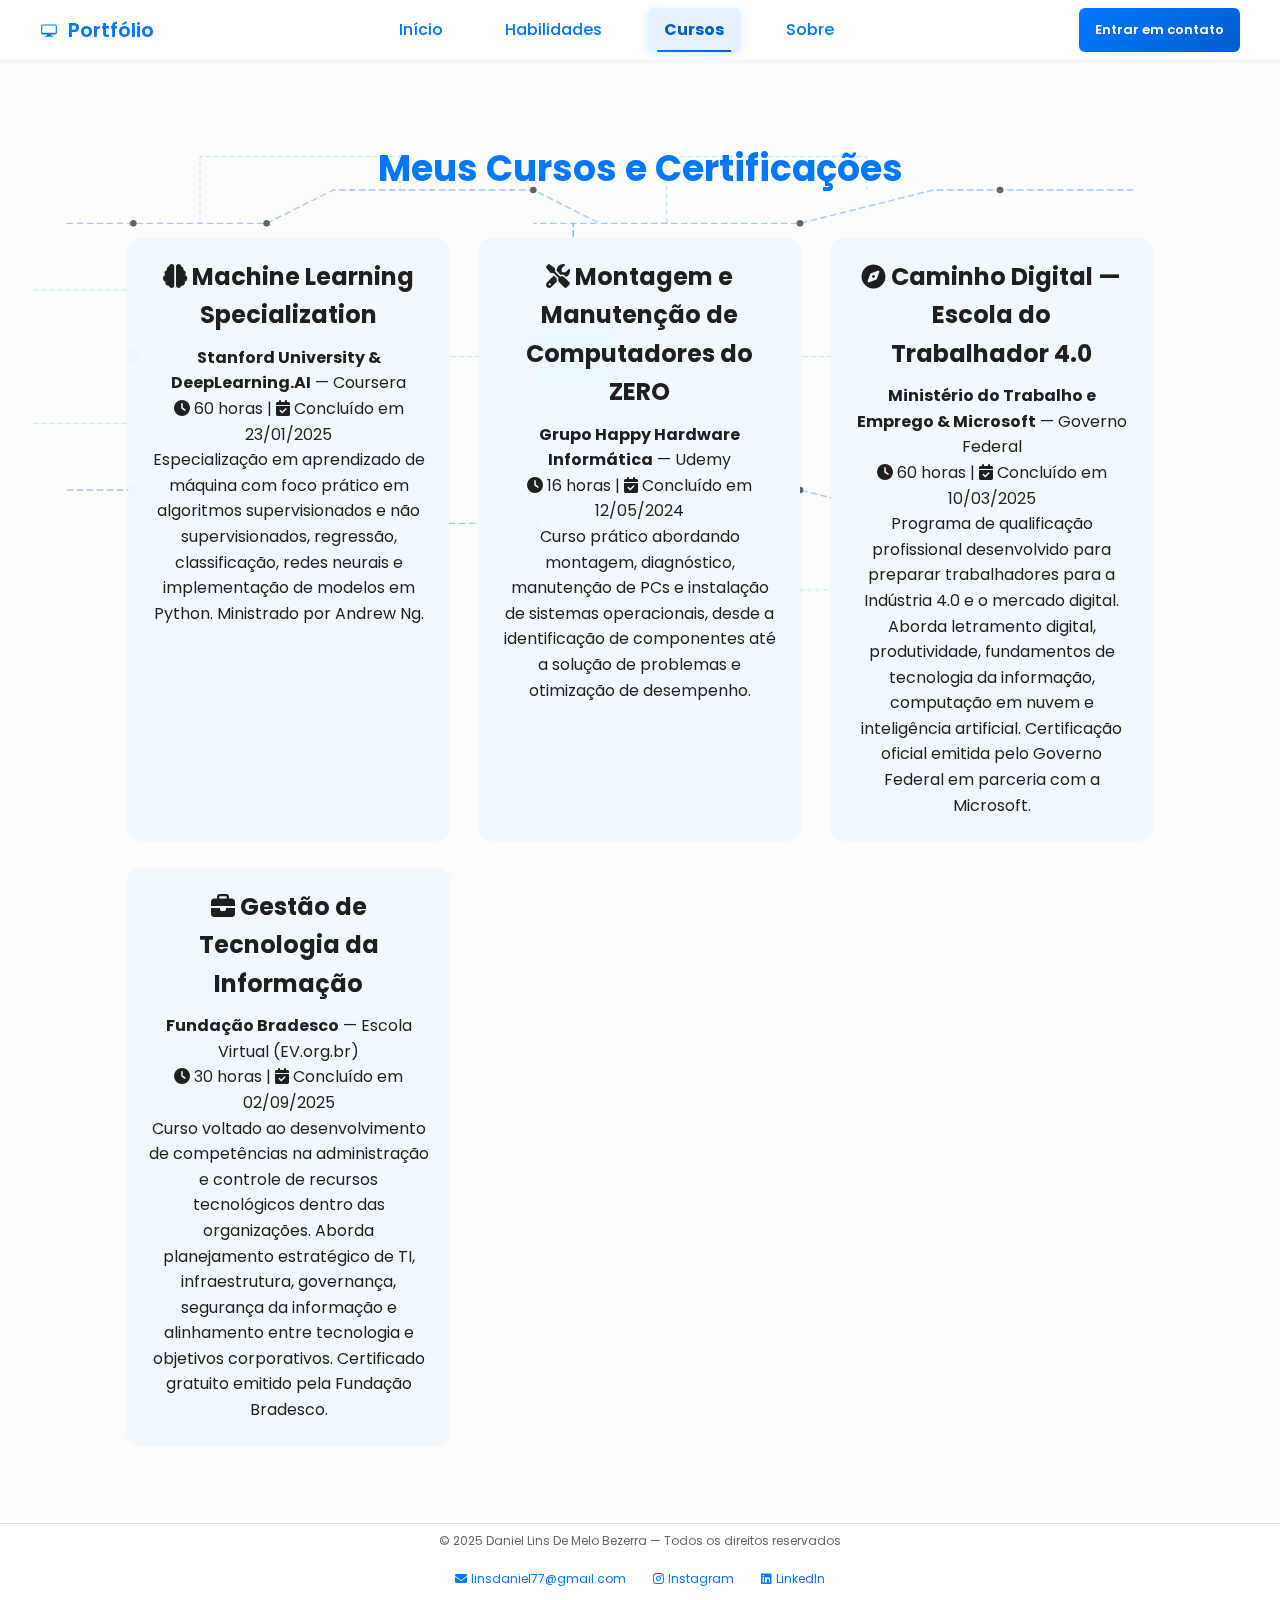
<file: cursos.html>
<!DOCTYPE html>
<html lang="pt-BR">
<head>
<meta charset="utf-8"/>
<meta name="viewport" content="width=device-width, initial-scale=1.0"/>
<meta name="description" content="Cursos e certificações de Daniel Lins - Machine Learning, Manutenção de Computadores e mais"/>
<meta name="keywords" content="cursos, certificações, machine learning, manutenção de computadores, Stanford, Coursera, Udemy"/>
<meta name="author" content="Daniel Lins De Melo Bezerra"/>

<title>Cursos - Daniel Lins | Formação e Certificações</title>

<!-- Preload critical resources -->
<link rel="preload" href="https://fonts.googleapis.com/css2?family=Poppins:wght@300;600&display=swap" as="style"/>
<link rel="preload" href="style.css" as="style"/>

<!-- Stylesheets -->
<link href="https://fonts.googleapis.com/css2?family=Poppins:wght@300;600&display=swap" rel="stylesheet"/>
<link href="https://cdnjs.cloudflare.com/ajax/libs/font-awesome/6.5.0/css/all.min.css" rel="stylesheet"/>
<link href="style.css" rel="stylesheet"/>

<!-- Favicon -->
<link rel="icon" type="image/svg+xml" href="icon_computador.svg"/>
</head>
<body>
<div class="background-pattern"></div>

<!-- CIRCUITO ANIMADO PROFISSIONAL -->
<div class="circuit-animation" aria-hidden="true">
  <svg class="circuit-svg" viewBox="0 0 1920 1080" xmlns="http://www.w3.org/2000/svg">
    <!-- Circuito Principal Superior -->
    <g class="main-circuit">
      <!-- Linha principal horizontal superior -->
      <path class="data-line" d="M100,200 L400,200 L500,150 L800,150 L900,200 L1200,200 L1400,150 L1700,150" 
            style="animation-delay: 0s;"/>
      
      <!-- Ramificações superiores -->
      <path class="data-line-secondary" d="M300,200 L300,100 L600,100 L600,150" 
            style="animation-delay: 0.5s;"/>
      <path class="data-line-secondary" d="M1000,200 L1000,100 L1300,100 L1300,150" 
            style="animation-delay: 1s;"/>
    </g>

    <!-- Processador Central -->
    <g transform="translate(860, 400)">
      <!-- Corpo do processador -->
      <rect class="processor" x="-60" y="-40" width="120" height="80" rx="8" 
            fill="rgba(0, 119, 255, 0.3)" stroke="rgba(0, 119, 255, 0.6)" stroke-width="2"/>
      
      <!-- Pinos do processador -->
      <g class="processor">
        <!-- Pinos superiores -->
        <line x1="-40" y1="-40" x2="-40" y2="-60" stroke="rgba(0, 119, 255, 0.8)" stroke-width="2"/>
        <line x1="-20" y1="-40" x2="-20" y2="-60" stroke="rgba(0, 119, 255, 0.8)" stroke-width="2"/>
        <line x1="0" y1="-40" x2="0" y2="-60" stroke="rgba(0, 119, 255, 0.8)" stroke-width="2"/>
        <line x1="20" y1="-40" x2="20" y2="-60" stroke="rgba(0, 119, 255, 0.8)" stroke-width="2"/>
        <line x1="40" y1="-40" x2="40" y2="-60" stroke="rgba(0, 119, 255, 0.8)" stroke-width="2"/>
        
        <!-- Pinos inferiores -->
        <line x1="-40" y1="40" x2="-40" y2="60" stroke="rgba(0, 119, 255, 0.8)" stroke-width="2"/>
        <line x1="-20" y1="40" x2="-20" y2="60" stroke="rgba(0, 119, 255, 0.8)" stroke-width="2"/>
        <line x1="0" y1="40" x2="0" y2="60" stroke="rgba(0, 119, 255, 0.8)" stroke-width="2"/>
        <line x1="20" y1="40" x2="20" y2="60" stroke="rgba(0, 119, 255, 0.8)" stroke-width="2"/>
        <line x1="40" y1="40" x2="40" y2="60" stroke="rgba(0, 119, 255, 0.8)" stroke-width="2"/>
        
        <!-- Pinos laterais esquerdos -->
        <line x1="-60" y1="-20" x2="-80" y2="-20" stroke="rgba(0, 119, 255, 0.8)" stroke-width="2"/>
        <line x1="-60" y1="0" x2="-80" y2="0" stroke="rgba(0, 119, 255, 0.8)" stroke-width="2"/>
        <line x1="-60" y1="20" x2="-80" y2="20" stroke="rgba(0, 119, 255, 0.8)" stroke-width="2"/>
        
        <!-- Pinos laterais direitos -->
        <line x1="60" y1="-20" x2="80" y2="-20" stroke="rgba(0, 119, 255, 0.8)" stroke-width="2"/>
        <line x1="60" y1="0" x2="80" y2="0" stroke="rgba(0, 119, 255, 0.8)" stroke-width="2"/>
        <line x1="60" y1="20" x2="80" y2="20" stroke="rgba(0, 119, 255, 0.8)" stroke-width="2"/>
      </g>
      
      <!-- Indicador central do processador -->
      <circle class="connection-node" cx="0" cy="0" r="8" 
              fill="rgba(0, 200, 255, 0.6)" style="animation-delay: 0.3s;"/>
    </g>

    <!-- Conexões para o Processador -->
    <g class="main-circuit">
      <!-- Conexões superiores -->
      <path class="data-line" d="M860,340 L860,200 L900,200" 
            style="animation-delay: 1.5s;"/>
      <path class="data-line" d="M860,340 L860,200 L800,200" 
            style="animation-delay: 2s;"/>
      
      <!-- Conexões inferiores -->
      <path class="data-line" d="M860,460 L860,600 L900,600" 
            style="animation-delay: 2.5s;"/>
      <path class="data-line" d="M860,460 L860,600 L800,600" 
            style="animation-delay: 3s;"/>
      
      <!-- Conexões laterais -->
      <path class="data-line-secondary" d="M780,400 L200,400 L200,350" 
            style="animation-delay: 1s;"/>
      <path class="data-line-secondary" d="M940,400 L1500,400 L1500,350" 
            style="animation-delay: 1.5s;"/>
    </g>

    <!-- Circuito Inferior -->
    <g class="main-circuit">
      <!-- Linha principal horizontal inferior -->
      <path class="data-line" d="M100,600 L400,600 L500,650 L800,650 L900,600 L1200,600 L1400,650 L1700,650" 
            style="animation-delay: 3.5s;"/>
      
      <!-- Ramificações inferiores -->
      <path class="data-line-secondary" d="M300,600 L300,750 L600,750 L600,650" 
            style="animation-delay: 4s;"/>
      <path class="data-line-secondary" d="M1000,600 L1000,750 L1300,750 L1300,650" 
            style="animation-delay: 4.5s;"/>
    </g>

    <!-- Nós de Conexão -->
    <circle class="connection-node" cx="200" cy="200" r="5" style="animation-delay: 0.2s;"/>
    <circle class="connection-node" cx="400" cy="200" r="5" style="animation-delay: 0.4s;"/>
    <circle class="connection-node" cx="800" cy="150" r="5" style="animation-delay: 0.6s;"/>
    <circle class="connection-node" cx="1200" cy="200" r="5" style="animation-delay: 0.8s;"/>
    <circle class="connection-node" cx="1500" cy="150" r="5" style="animation-delay: 1s;"/>
    
    <circle class="connection-node" cx="200" cy="600" r="5" style="animation-delay: 3.7s;"/>
    <circle class="connection-node" cx="400" cy="600" r="5" style="animation-delay: 3.9s;"/>
    <circle class="connection-node" cx="800" cy="650" r="5" style="animation-delay: 4.1s;"/>
    <circle class="connection-node" cx="1200" cy="600" r="5" style="animation-delay: 4.3s;"/>
    <circle class="connection-node" cx="1500" cy="650" r="5" style="animation-delay: 4.5s;"/>

    <!-- Circuitos Laterais -->
    <g class="main-circuit">
      <!-- Lado esquerdo -->
      <path class="data-line-secondary" d="M50,300 L200,300 L200,400 L300,400" 
            style="animation-delay: 2.2s;"/>
      <path class="data-line-secondary" d="M50,500 L200,500 L200,400" 
            style="animation-delay: 2.7s;"/>
      
      <!-- Lado direito -->
      <path class="data-line-secondary" d="M1650,300 L1500,300 L1500,400 L1400,400" 
            style="animation-delay: 2.4s;"/>
      <path class="data-line-secondary" d="M1650,500 L1500,500 L1500,400" 
            style="animation-delay: 2.9s;"/>
    </g>

    <!-- Nós laterais -->
    <circle class="connection-node" cx="200" cy="400" r="6" style="animation-delay: 2.5s;"/>
    <circle class="connection-node" cx="1500" cy="400" r="6" style="animation-delay: 2.7s;"/>
  </svg>
</div>

<header role="banner">
  <div class="logo">
    <img alt="Ícone do computador" class="logo-icon" src="icon_computador.svg" width="18" height="18"/>
    Portfólio
  </div>
  <button class="mobile-menu-toggle" aria-label="Abrir menu de navegação" aria-expanded="false">
    <i class="fas fa-bars" aria-hidden="true"></i>
  </button>
  <nav class="nav-menu" role="navigation" aria-label="Menu principal">
    <a href="index.html">Início</a>
    <a href="habilidades.html">Habilidades</a>
    <a class="active" href="cursos.html" aria-current="page">Cursos</a>
    <a href="sobre.html">Sobre</a>
  </nav>
  <a class="contact-btn" href="https://wa.me/5581982124698" target="_blank" rel="noopener noreferrer" aria-label="Entrar em contato via WhatsApp">
    Entrar em contato
  </a>
</header>

<main class="skills-page" role="main">
  <h1>Meus Cursos e Certificações</h1>
  <div class="skills-grid">
    <article class="skill">
      <h2><i class="fas fa-brain" aria-hidden="true"></i> Machine Learning Specialization</h2>
      <p class="course-institution"><strong>Stanford University & DeepLearning.AI</strong> — Coursera</p>
      <p class="course-details"><i class="fas fa-clock" aria-hidden="true"></i> 60 horas | <i class="fas fa-calendar-check" aria-hidden="true"></i> Concluído em 23/01/2025</p>
      <p>Especialização em aprendizado de máquina com foco prático em algoritmos supervisionados e não supervisionados, regressão, classificação, redes neurais e implementação de modelos em Python. Ministrado por Andrew Ng.</p>
    </article>
    
    <article class="skill">
      <h2><i class="fas fa-tools" aria-hidden="true"></i> Montagem e Manutenção de Computadores do ZERO</h2>
      <p class="course-institution"><strong>Grupo Happy Hardware Informática</strong> — Udemy</p>
      <p class="course-details"><i class="fas fa-clock" aria-hidden="true"></i> 16 horas | <i class="fas fa-calendar-check" aria-hidden="true"></i> Concluído em 12/05/2024</p>
      <p>Curso prático abordando montagem, diagnóstico, manutenção de PCs e instalação de sistemas operacionais, desde a identificação de componentes até a solução de problemas e otimização de desempenho.</p>
    </article>

    <!-- Adding new course: Caminho Digital -->
    <article class="skill">
      <h2><i class="fas fa-compass" aria-hidden="true"></i> Caminho Digital — Escola do Trabalhador 4.0</h2>
      <p class="course-institution"><strong>Ministério do Trabalho e Emprego & Microsoft</strong> — Governo Federal</p>
      <p class="course-details"><i class="fas fa-clock" aria-hidden="true"></i> 60 horas | <i class="fas fa-calendar-check" aria-hidden="true"></i> Concluído em 10/03/2025</p>
      <p>Programa de qualificação profissional desenvolvido para preparar trabalhadores para a Indústria 4.0 e o mercado digital. Aborda letramento digital, produtividade, fundamentos de tecnologia da informação, computação em nuvem e inteligência artificial. Certificação oficial emitida pelo Governo Federal em parceria com a Microsoft.</p>
    </article>

    <!-- Adding new course: Gestão de Tecnologia da Informação -->
    <article class="skill">
      <h2><i class="fas fa-briefcase" aria-hidden="true"></i> Gestão de Tecnologia da Informação</h2>
      <p class="course-institution"><strong>Fundação Bradesco</strong> — Escola Virtual (EV.org.br)</p>
      <p class="course-details"><i class="fas fa-clock" aria-hidden="true"></i> 30 horas | <i class="fas fa-calendar-check" aria-hidden="true"></i> Concluído em 02/09/2025</p>
      <p>Curso voltado ao desenvolvimento de competências na administração e controle de recursos tecnológicos dentro das organizações. Aborda planejamento estratégico de TI, infraestrutura, governança, segurança da informação e alinhamento entre tecnologia e objetivos corporativos. Certificado gratuito emitido pela Fundação Bradesco.</p>
    </article>
  </div>
</main>

<footer role="contentinfo">
  <p>© 2025 Daniel Lins De Melo Bezerra — Todos os direitos reservados</p>
  <div class="links">
    <a href="mailto:linsdaniel77@gmail.com" aria-label="Enviar email para Daniel Lins">
      <i class="fas fa-envelope" aria-hidden="true"></i> linsdaniel77@gmail.com
    </a>
    <a href="https://www.instagram.com/l1ns_daniel" target="_blank" rel="noopener noreferrer" aria-label="Seguir no Instagram">
      <i class="fab fa-instagram" aria-hidden="true"></i> Instagram
    </a>
    <a href="https://www.linkedin.com/in/daniel-lins-19bb72221" target="_blank" rel="noopener noreferrer" aria-label="Conectar no LinkedIn">
      <i class="fab fa-linkedin" aria-hidden="true"></i> LinkedIn
    </a>
  </div>
</footer>

<!-- Modal para cards em mobile -->
<div class="card-modal" id="cardModal" aria-hidden="true" role="dialog" aria-labelledby="modalTitle" aria-describedby="modalContent">
  <div class="modal-overlay" aria-hidden="true"></div>
  <div class="modal-content">
    <button class="modal-close" aria-label="Fechar modal" type="button">
      <i class="fas fa-times" aria-hidden="true"></i>
    </button>
    <div class="modal-body">
      <h2 id="modalTitle" class="modal-title"></h2>
      <div id="modalContent" class="modal-description"></div>
    </div>
  </div>
</div>

<script>
  // ===== JAVASCRIPT OTIMIZADO E COMPLETO =====
  
  // Configuração de performance
  const CONFIG = {
    DEBOUNCE_DELAY: 150,
    INTERSECTION_THRESHOLD: 0.1,
    ANIMATION_DURATION: 300
  };

  // Utilitários
  const utils = {
    debounce(func, wait) {
      let timeout;
      return function executedFunction(...args) {
        const later = () => {
          clearTimeout(timeout);
          func(...args);
        };
        clearTimeout(timeout);
        timeout = setTimeout(later, wait);
      };
    },

    throttle(func, limit) {
      let inThrottle;
      return function() {
        const args = arguments;
        const context = this;
        if (!inThrottle) {
          func.apply(context, args);
          inThrottle = true;
          setTimeout(() => inThrottle = false, limit);
        }
      }
    },

    isElementInViewport(el) {
      const rect = el.getBoundingClientRect();
      return (
        rect.top >= 0 &&
        rect.left >= 0 &&
        rect.bottom <= (window.innerHeight || document.documentElement.clientHeight) &&
        rect.right <= (window.innerWidth || document.documentElement.clientWidth)
      );
    }
  };

  // Classe para gerenciar o menu mobile
  class MobileMenu {
    constructor() {
      this.toggle = document.querySelector('.mobile-menu-toggle');
      this.menu = document.querySelector('.nav-menu');
      this.menuIcon = this.toggle?.querySelector('i');
      this.links = document.querySelectorAll('.nav-menu a');
      this.isOpen = false;
      
      this.init();
    }

    init() {
      if (!this.toggle || !this.menu || !this.menuIcon) {
        console.warn('Elementos do menu mobile não encontrados');
        return;
      }

      this.bindEvents();
      this.setupAccessibility();
    }

    bindEvents() {
      // Toggle do menu
      this.toggle.addEventListener('click', (e) => {
        e.preventDefault();
        e.stopPropagation();
        this.toggleMenu();
      });

      // Fechar menu ao clicar nos links
      this.links.forEach(link => {
        link.addEventListener('click', () => {
          this.closeMenu();
        });
      });

      // Fechar menu ao clicar fora
      document.addEventListener('click', (e) => {
        if (!e.target.closest('header')) {
          this.closeMenu();
        }
      });

      // Fechar menu com ESC
      document.addEventListener('keydown', (e) => {
        if (e.key === 'Escape' && this.isOpen) {
          this.closeMenu();
          this.toggle.focus();
        }
      });

      // Gerenciar foco no menu
      this.menu.addEventListener('keydown', (e) => {
        if (e.key === 'Tab') {
          this.handleTabNavigation(e);
        }
      });
    }

    setupAccessibility() {
      this.toggle.setAttribute('aria-expanded', 'false');
      this.menu.setAttribute('aria-hidden', 'true');
    }

    toggleMenu() {
      this.isOpen ? this.closeMenu() : this.openMenu();
    }

    openMenu() {
      this.menu.classList.add('active');
      this.menuIcon.classList.remove('fa-bars');
      this.menuIcon.classList.add('fa-times');
      this.toggle.setAttribute('aria-expanded', 'true');
      this.menu.setAttribute('aria-hidden', 'false');
      this.isOpen = true;

      // Focar no primeiro link
      const firstLink = this.menu.querySelector('a');
      if (firstLink) {
        setTimeout(() => firstLink.focus(), CONFIG.ANIMATION_DURATION);
      }
    }

    closeMenu() {
      this.menu.classList.remove('active');
      this.menuIcon.classList.remove('fa-times');
      this.menuIcon.classList.add('fa-bars');
      this.toggle.setAttribute('aria-expanded', 'false');
      this.menu.setAttribute('aria-hidden', 'true');
      this.isOpen = false;
    }

    handleTabNavigation(e) {
      const focusableElements = this.menu.querySelectorAll('a');
      const firstElement = focusableElements[0];
      const lastElement = focusableElements[focusableElements.length - 1];

      if (e.shiftKey) {
        if (document.activeElement === firstElement) {
          e.preventDefault();
          lastElement.focus();
        }
      } else {
        if (document.activeElement === lastElement) {
          e.preventDefault();
          firstElement.focus();
        }
      }
    }
  }

  // Classe para lazy loading de imagens
  class LazyLoader {
    constructor() {
      this.images = document.querySelectorAll('img[loading="lazy"]');
      this.init();
    }

    init() {
      if ('IntersectionObserver' in window) {
        this.setupIntersectionObserver();
      } else {
        this.loadAllImages();
      }
    }

    setupIntersectionObserver() {
      const observer = new IntersectionObserver((entries) => {
        entries.forEach(entry => {
          if (entry.isIntersecting) {
            this.loadImage(entry.target);
            observer.unobserve(entry.target);
          }
        });
      }, {
        threshold: CONFIG.INTERSECTION_THRESHOLD,
        rootMargin: '50px'
      });

      this.images.forEach(img => observer.observe(img));
    }

    loadImage(img) {
      if (img.dataset.src) {
        img.src = img.dataset.src;
      }
      img.classList.add('loaded');
      img.addEventListener('load', () => {
        img.style.opacity = '1';
      });
    }

    loadAllImages() {
      this.images.forEach(img => this.loadImage(img));
    }
  }

  // Classe para gerenciar performance
  class PerformanceManager {
    constructor() {
      this.init();
    }

    init() {
      this.setupReducedMotion();
      this.setupConnectionAware();
      this.preloadCriticalResources();
    }

    setupReducedMotion() {
      if (window.matchMedia('(prefers-reduced-motion: reduce)').matches) {
        document.documentElement.style.setProperty('--animation-duration', '0.01ms');
        
        // Desabilitar animações do circuito
        const circuitAnimation = document.querySelector('.circuit-animation');
        if (circuitAnimation) {
          circuitAnimation.style.display = 'none';
        }
      }
    }

    setupConnectionAware() {
      if ('connection' in navigator) {
        const connection = navigator.connection;
        
        if (connection.effectiveType === 'slow-2g' || connection.effectiveType === '2g') {
          // Reduzir qualidade para conexões lentas
          const circuitAnimation = document.querySelector('.circuit-animation');
          if (circuitAnimation) {
            circuitAnimation.style.opacity = '0.3';
          }
        }
      }
    }

    preloadCriticalResources() {
      // Preload da próxima página provável
      const links = document.querySelectorAll('a[href^="index"], a[href^="sobre"], a[href^="habilidades"]');
      links.forEach(link => {
        link.addEventListener('mouseenter', () => {
          const linkElement = document.createElement('link');
          linkElement.rel = 'prefetch';
          linkElement.href = link.href;
          document.head.appendChild(linkElement);
        }, { once: true });
      });
    }
  }

  // Classe para analytics e tracking
  class Analytics {
    constructor() {
      this.events = [];
      this.init();
    }

    init() {
      this.trackPageView();
      this.trackUserInteractions();
      this.trackPerformance();
    }

    trackPageView() {
      this.logEvent('page_view', {
        page: window.location.pathname,
        timestamp: Date.now(),
        userAgent: navigator.userAgent,
        viewport: `${window.innerWidth}x${window.innerHeight}`
      });
    }

    trackUserInteractions() {
      // Track clicks nos links de navegação
      document.querySelectorAll('.nav-menu a').forEach(link => {
        link.addEventListener('click', (e) => {
          this.logEvent('navigation_click', {
            target: e.target.textContent.trim(),
            href: e.target.href,
            timestamp: Date.now()
          });
        });
      });

      // Track clicks no botão de contato
      const contactBtn = document.querySelector('.contact-btn');
      if (contactBtn) {
        contactBtn.addEventListener('click', () => {
          this.logEvent('contact_click', {
            method: 'whatsapp',
            timestamp: Date.now()
          });
        });
      }

      // Track interações com cursos
      document.querySelectorAll('.skill').forEach((skill, index) => {
        skill.addEventListener('click', () => {
          this.logEvent('course_interaction', {
            courseName: skill.querySelector('h2')?.textContent.trim(),
            courseIndex: index,
            timestamp: Date.now()
          });
        });
      });
    }

    trackPerformance() {
      window.addEventListener('load', () => {
        setTimeout(() => {
          const perfData = performance.getEntriesByType('navigation')[0];
          this.logEvent('performance', {
            loadTime: perfData.loadEventEnd - perfData.loadEventStart,
            domContentLoaded: perfData.domContentLoadedEventEnd - perfData.domContentLoadedEventStart,
            timestamp: Date.now()
          });
        }, 0);
      });
    }

    logEvent(eventName, data) {
      this.events.push({ event: eventName, data });
      console.log(`Analytics: ${eventName}`, data);
    }
  }

  // Classe para gerenciar modal dos cards em mobile
  class CardModal {
    constructor() {
      this.modal = document.getElementById('cardModal');
      this.modalOverlay = this.modal?.querySelector('.modal-overlay');
      this.modalContent = this.modal?.querySelector('.modal-content');
      this.modalTitle = this.modal?.querySelector('#modalTitle');
      this.modalDescription = this.modal?.querySelector('#modalContent');
      this.closeBtn = this.modal?.querySelector('.modal-close');
      this.cards = document.querySelectorAll('.skills-grid .skill');
      this.isOpen = false;
      
      this.init();
    }

    init() {
      if (!this.modal) {
        console.warn('Modal não encontrado');
        return;
      }

      this.bindEvents();
      this.setupAccessibility();
    }

    bindEvents() {
      // Adicionar evento de clique apenas em mobile
      this.cards.forEach((card, index) => {
        card.addEventListener('click', (e) => {
          if (this.isMobile()) {
            e.preventDefault();
            this.openModal(card);
            
            // Analytics
            if (window.portfolioApp?.components?.analytics) {
              window.portfolioApp.components.analytics.logEvent('card_modal_open', {
                cardIndex: index,
                cardTitle: card.querySelector('h2')?.textContent.trim(),
                page: 'cursos',
                timestamp: Date.now()
              });
            }
          }
        });

        // Adicionar indicador visual em mobile
        if (this.isMobile()) {
          card.style.cursor = 'pointer';
          card.setAttribute('role', 'button');
          card.setAttribute('tabindex', '0');
          card.setAttribute('aria-label', `Clique para ver detalhes: ${card.querySelector('h2')?.textContent.trim()}`);
          
          // Adicionar ícone de expansão
          const expandIcon = document.createElement('div');
          expandIcon.className = 'expand-icon';
          expandIcon.innerHTML = '<i class="fas fa-expand-alt" aria-hidden="true"></i>';
          card.appendChild(expandIcon);
        }
      });

      // Fechar modal
      this.closeBtn?.addEventListener('click', () => this.closeModal());
      this.modalOverlay?.addEventListener('click', () => this.closeModal());

      // Fechar com ESC
      document.addEventListener('keydown', (e) => {
        if (e.key === 'Escape' && this.isOpen) {
          this.closeModal();
        }
      });

      // Gerenciar foco no modal
      this.modal?.addEventListener('keydown', (e) => {
        if (e.key === 'Tab') {
          this.handleTabNavigation(e);
        }
      });

      // Fechar modal ao redimensionar para desktop
      window.addEventListener('resize', utils.debounce(() => {
        if (!this.isMobile() && this.isOpen) {
          this.closeModal();
        }
      }, 250));
    }

    setupAccessibility() {
      this.modal?.setAttribute('aria-hidden', 'true');
      this.modal?.setAttribute('role', 'dialog');
    }

    isMobile() {
      return window.innerWidth <= 768;
    }

    openModal(card) {
      if (!this.modal || !card) return;

      // Extrair conteúdo do card
      const title = card.querySelector('h2')?.innerHTML || '';
      const content = this.extractCardContent(card);

      // Preencher modal
      if (this.modalTitle) this.modalTitle.innerHTML = title;
      if (this.modalDescription) this.modalDescription.innerHTML = content;

      // Mostrar modal
      this.modal.classList.add('active');
      this.modal.setAttribute('aria-hidden', 'false');
      document.body.classList.add('modal-open');
      this.isOpen = true;

      // Focar no botão de fechar
      setTimeout(() => {
        this.closeBtn?.focus();
      }, CONFIG.ANIMATION_DURATION);

      // Prevenir scroll do body
      document.body.style.overflow = 'hidden';
    }

    closeModal() {
      if (!this.modal) return;

      this.modal.classList.remove('active');
      this.modal.setAttribute('aria-hidden', 'true');
      document.body.classList.remove('modal-open');
      this.isOpen = false;

      // Restaurar scroll do body
      document.body.style.overflow = '';

      // Analytics
      if (window.portfolioApp?.components?.analytics) {
        window.portfolioApp.components.analytics.logEvent('card_modal_close', {
          page: 'cursos',
          timestamp: Date.now()
        });
      }
    }

    extractCardContent(card) {
      const content = card.cloneNode(true);
      
      // Remover o ícone de expansão se existir
      const expandIcon = content.querySelector('.expand-icon');
      if (expandIcon) {
        expandIcon.remove();
      }

      // Remover o título (já será mostrado separadamente)
      const title = content.querySelector('h2');
      if (title) {
        title.remove();
      }

      return content.innerHTML;
    }

    handleTabNavigation(e) {
      if (!this.isOpen) return;

      const focusableElements = this.modal.querySelectorAll(
        'button, [href], input, select, textarea, [tabindex]:not([tabindex="-1"])'
      );
      
      const firstElement = focusableElements[0];
      const lastElement = focusableElements[focusableElements.length - 1];

      if (e.shiftKey) {
        if (document.activeElement === firstElement) {
          e.preventDefault();
          lastElement?.focus();
        }
      } else {
        if (document.activeElement === lastElement) {
          e.preventDefault();
          firstElement?.focus();
        }
      }
    }
  }

  // Inicialização quando o DOM estiver pronto
  class App {
    constructor() {
      this.components = {};
      this.init();
    }

    init() {
      if (document.readyState === 'loading') {
        document.addEventListener('DOMContentLoaded', () => this.initializeComponents());
      } else {
        this.initializeComponents();
      }
    }

    initializeComponents() {
      try {
        // Inicializar componentes principais
        this.components.mobileMenu = new MobileMenu();
        this.components.lazyLoader = new LazyLoader();
        this.components.performanceManager = new PerformanceManager();
        this.components.analytics = new Analytics();
        this.components.cardModal = new CardModal();

        // Configurar scroll suave
        this.setupSmoothScroll();
        
        // Configurar tratamento de erros
        this.setupErrorHandling();

        console.log('✅ Página Cursos inicializada com sucesso');
      } catch (error) {
        console.error('❌ Erro na inicialização:', error);
      }
    }

    setupSmoothScroll() {
      document.querySelectorAll('a[href^="#"]').forEach(anchor => {
        anchor.addEventListener('click', function (e) {
          e.preventDefault();
          const target = document.querySelector(this.getAttribute('href'));
          if (target) {
            target.scrollIntoView({
              behavior: 'smooth',
              block: 'start'
            });
          }
        });
      });
    }

    setupErrorHandling() {
      window.addEventListener('error', (e) => {
        console.error('Erro capturado:', e.error);
        this.components.analytics?.logEvent('javascript_error', {
          message: e.message,
          filename: e.filename,
          lineno: e.lineno,
          timestamp: Date.now()
        });
      });

      window.addEventListener('unhandledrejection', (e) => {
        console.error('Promise rejeitada:', e.reason);
        this.components.analytics?.logEvent('promise_rejection', {
          reason: e.reason?.toString(),
          timestamp: Date.now()
        });
      });
    }
  }

  // Inicializar aplicação
  const app = new App();

  // Exportar para debug (apenas em desenvolvimento)
  if (window.location.hostname === 'localhost' || window.location.hostname === '127.0.0.1') {
    window.portfolioApp = app;
    window.portfolioUtils = utils;
  }
</script>
</body>
</html>
</file>
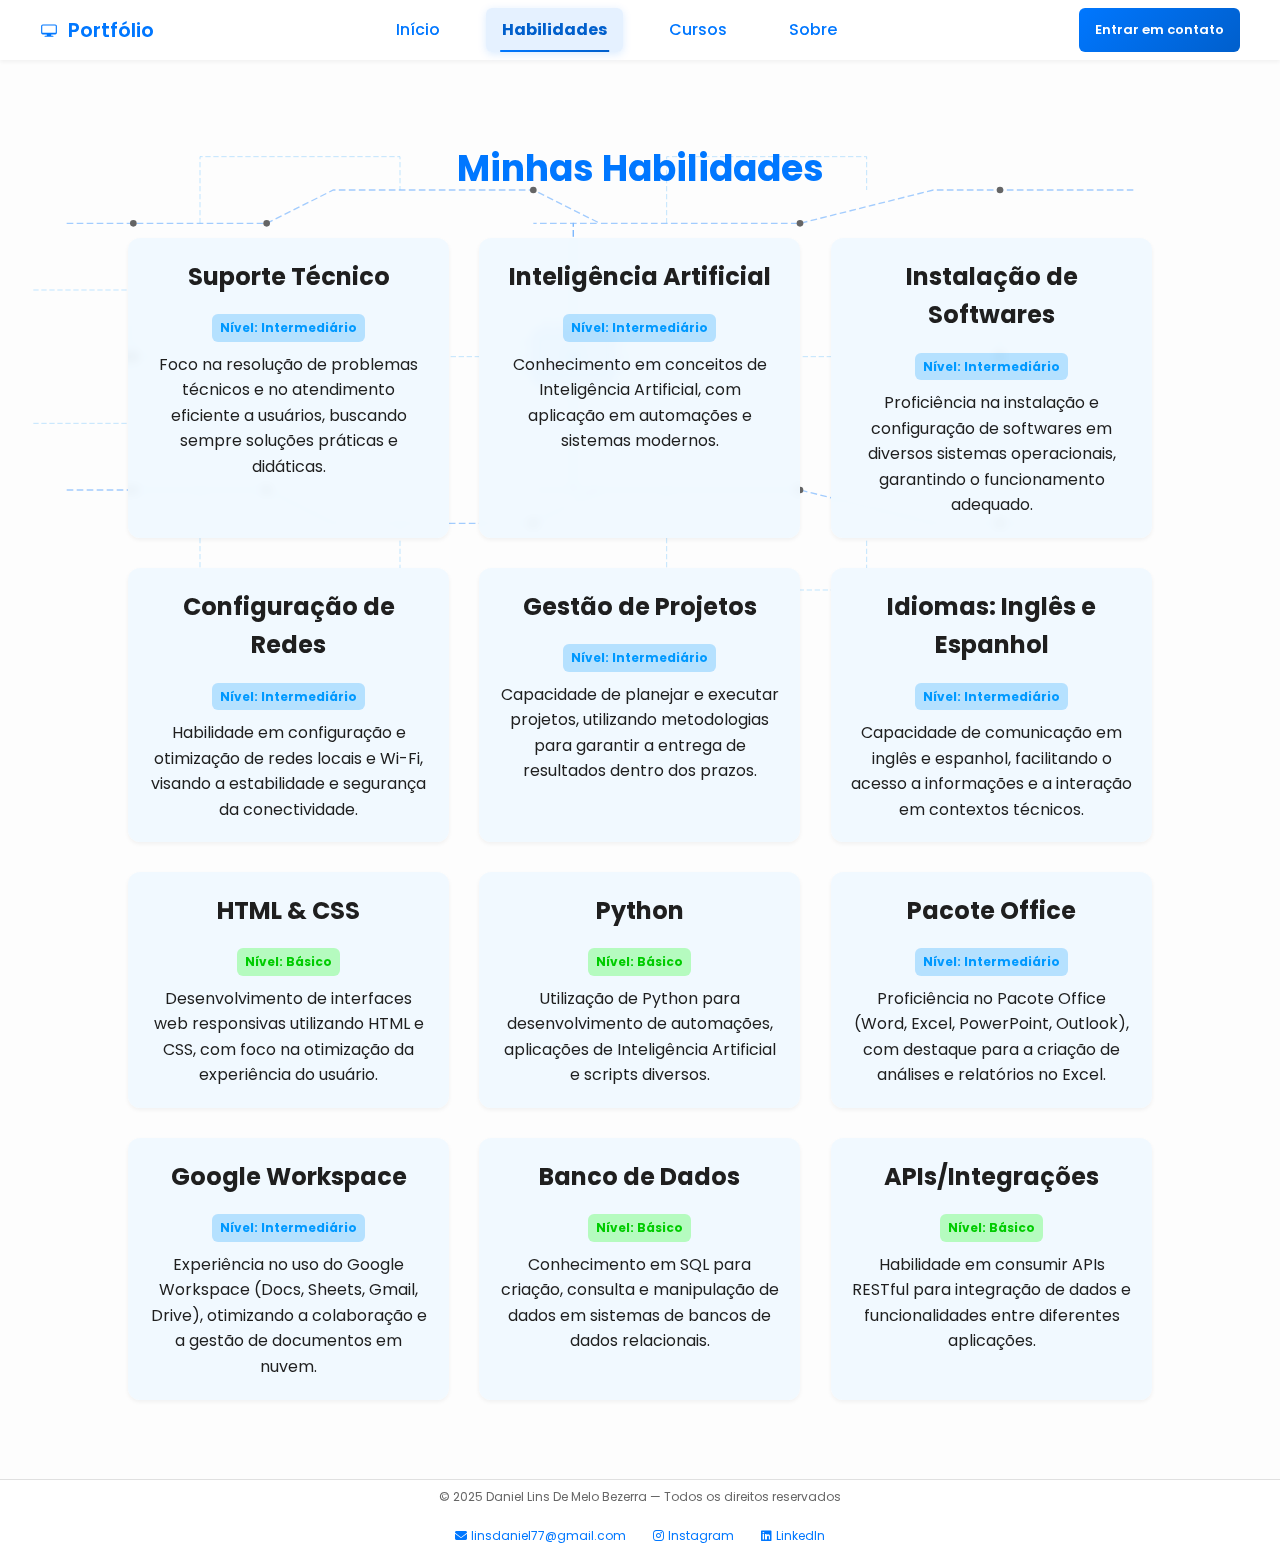
<file: habilidades.html>
<!DOCTYPE html>

<html lang="pt-BR">
<head>
<meta charset="utf-8"/>
<meta name="viewport" content="width=device-width, initial-scale=1.0"/>
<meta name="description" content="Habilidades técnicas de Daniel Lins - Suporte técnico, IA, programação e desenvolvimento web"/>
<meta name="keywords" content="habilidades técnicas, suporte TI, inteligência artificial, programação, HTML, CSS, Python"/>
<meta name="author" content="Daniel Lins De Melo Bezerra"/>

<title>Habilidades - Daniel Lins | Competências Técnicas</title>

<!-- Preload critical resources -->
<link rel="preload" href="https://fonts.googleapis.com/css2?family=Poppins:wght@300;600&display=swap" as="style"/>
<link rel="preload" href="style.css" as="style"/>

<!-- Stylesheets -->
<link href="https://fonts.googleapis.com/css2?family=Poppins:wght@300;600&display=swap" rel="stylesheet"/>
<link href="https://cdnjs.cloudflare.com/ajax/libs/font-awesome/6.5.0/css/all.min.css" rel="stylesheet"/>
<link href="style.css" rel="stylesheet"/>

<!-- Favicon -->
<link rel="icon" type="image/svg+xml" href="icon_computador.svg"/>
</head>
<body>
<div class="background-pattern"></div>

<!-- CIRCUITO ANIMADO PROFISSIONAL -->
<div class="circuit-animation" aria-hidden="true">
  <svg class="circuit-svg" viewBox="0 0 1920 1080" xmlns="http://www.w3.org/2000/svg">
    <!-- Circuito Principal Superior -->
    <g class="main-circuit">
      <!-- Linha principal horizontal superior -->
      <path class="data-line" d="M100,200 L400,200 L500,150 L800,150 L900,200 L1200,200 L1400,150 L1700,150" 
            style="animation-delay: 0s;"/>
      
      <!-- Ramificações superiores -->
      <path class="data-line-secondary" d="M300,200 L300,100 L600,100 L600,150" 
            style="animation-delay: 0.5s;"/>
      <path class="data-line-secondary" d="M1000,200 L1000,100 L1300,100 L1300,150" 
            style="animation-delay: 1s;"/>
    </g>

    <!-- Processador Central -->
    <g transform="translate(860, 400)">
      <!-- Corpo do processador -->
      <rect class="processor" x="-60" y="-40" width="120" height="80" rx="8" 
            fill="rgba(0, 119, 255, 0.3)" stroke="rgba(0, 119, 255, 0.6)" stroke-width="2"/>
      
      <!-- Pinos do processador -->
      <g class="processor">
        <!-- Pinos superiores -->
        <line x1="-40" y1="-40" x2="-40" y2="-60" stroke="rgba(0, 119, 255, 0.8)" stroke-width="2"/>
        <line x1="-20" y1="-40" x2="-20" y2="-60" stroke="rgba(0, 119, 255, 0.8)" stroke-width="2"/>
        <line x1="0" y1="-40" x2="0" y2="-60" stroke="rgba(0, 119, 255, 0.8)" stroke-width="2"/>
        <line x1="20" y1="-40" x2="20" y2="-60" stroke="rgba(0, 119, 255, 0.8)" stroke-width="2"/>
        <line x1="40" y1="-40" x2="40" y2="-60" stroke="rgba(0, 119, 255, 0.8)" stroke-width="2"/>
        
        <!-- Pinos inferiores -->
        <line x1="-40" y1="40" x2="-40" y2="60" stroke="rgba(0, 119, 255, 0.8)" stroke-width="2"/>
        <line x1="-20" y1="40" x2="-20" y2="60" stroke="rgba(0, 119, 255, 0.8)" stroke-width="2"/>
        <line x1="0" y1="40" x2="0" y2="60" stroke="rgba(0, 119, 255, 0.8)" stroke-width="2"/>
        <line x1="20" y1="40" x2="20" y2="60" stroke="rgba(0, 119, 255, 0.8)" stroke-width="2"/>
        <line x1="40" y1="40" x2="40" y2="60" stroke="rgba(0, 119, 255, 0.8)" stroke-width="2"/>
        
        <!-- Pinos laterais esquerdos -->
        <line x1="-60" y1="-20" x2="-80" y2="-20" stroke="rgba(0, 119, 255, 0.8)" stroke-width="2"/>
        <line x1="-60" y1="0" x2="-80" y2="0" stroke="rgba(0, 119, 255, 0.8)" stroke-width="2"/>
        <line x1="-60" y1="20" x2="-80" y2="20" stroke="rgba(0, 119, 255, 0.8)" stroke-width="2"/>
        
        <!-- Pinos laterais direitos -->
        <line x1="60" y1="-20" x2="80" y2="-20" stroke="rgba(0, 119, 255, 0.8)" stroke-width="2"/>
        <line x1="60" y1="0" x2="80" y2="0" stroke="rgba(0, 119, 255, 0.8)" stroke-width="2"/>
        <line x1="60" y1="20" x2="80" y2="20" stroke="rgba(0, 119, 255, 0.8)" stroke-width="2"/>
      </g>
      
      <!-- Indicador central do processador -->
      <circle class="connection-node" cx="0" cy="0" r="8" 
              fill="rgba(0, 200, 255, 0.6)" style="animation-delay: 0.3s;"/>
    </g>

    <!-- Conexões para o Processador -->
    <g class="main-circuit">
      <!-- Conexões superiores -->
      <path class="data-line" d="M860,340 L860,200 L900,200" 
            style="animation-delay: 1.5s;"/>
      <path class="data-line" d="M860,340 L860,200 L800,200" 
            style="animation-delay: 2s;"/>
      
      <!-- Conexões inferiores -->
      <path class="data-line" d="M860,460 L860,600 L900,600" 
            style="animation-delay: 2.5s;"/>
      <path class="data-line" d="M860,460 L860,600 L800,600" 
            style="animation-delay: 3s;"/>
      
      <!-- Conexões laterais -->
      <path class="data-line-secondary" d="M780,400 L200,400 L200,350" 
            style="animation-delay: 1s;"/>
      <path class="data-line-secondary" d="M940,400 L1500,400 L1500,350" 
            style="animation-delay: 1.5s;"/>
    </g>

    <!-- Circuito Inferior -->
    <g class="main-circuit">
      <!-- Linha principal horizontal inferior -->
      <path class="data-line" d="M100,600 L400,600 L500,650 L800,650 L900,600 L1200,600 L1400,650 L1700,650" 
            style="animation-delay: 3.5s;"/>
      
      <!-- Ramificações inferiores -->
      <path class="data-line-secondary" d="M300,600 L300,750 L600,750 L600,650" 
            style="animation-delay: 4s;"/>
      <path class="data-line-secondary" d="M1000,600 L1000,750 L1300,750 L1300,650" 
            style="animation-delay: 4.5s;"/>
    </g>

    <!-- Nós de Conexão -->
    <circle class="connection-node" cx="200" cy="200" r="5" style="animation-delay: 0.2s;"/>
    <circle class="connection-node" cx="400" cy="200" r="5" style="animation-delay: 0.4s;"/>
    <circle class="connection-node" cx="800" cy="150" r="5" style="animation-delay: 0.6s;"/>
    <circle class="connection-node" cx="1200" cy="200" r="5" style="animation-delay: 0.8s;"/>
    <circle class="connection-node" cx="1500" cy="150" r="5" style="animation-delay: 1s;"/>
    
    <circle class="connection-node" cx="200" cy="600" r="5" style="animation-delay: 3.7s;"/>
    <circle class="connection-node" cx="400" cy="600" r="5" style="animation-delay: 3.9s;"/>
    <circle class="connection-node" cx="800" cy="650" r="5" style="animation-delay: 4.1s;"/>
    <circle class="connection-node" cx="1200" cy="600" r="5" style="animation-delay: 4.3s;"/>
    <circle class="connection-node" cx="1500" cy="650" r="5" style="animation-delay: 4.5s;"/>

    <!-- Circuitos Laterais -->
    <g class="main-circuit">
      <!-- Lado esquerdo -->
      <path class="data-line-secondary" d="M50,300 L200,300 L200,400 L300,400" 
            style="animation-delay: 2.2s;"/>
      <path class="data-line-secondary" d="M50,500 L200,500 L200,400" 
            style="animation-delay: 2.7s;"/>
      
      <!-- Lado direito -->
      <path class="data-line-secondary" d="M1650,300 L1500,300 L1500,400 L1400,400" 
            style="animation-delay: 2.4s;"/>
      <path class="data-line-secondary" d="M1650,500 L1500,500 L1500,400" 
            style="animation-delay: 2.9s;"/>
    </g>

    <!-- Nós laterais -->
    <circle class="connection-node" cx="200" cy="400" r="6" style="animation-delay: 2.5s;"/>
    <circle class="connection-node" cx="1500" cy="400" r="6" style="animation-delay: 2.7s;"/>
  </svg>
</div>

<header role="banner">
  <div class="logo">
    <img alt="Ícone do computador" class="logo-icon" src="icon_computador.svg" width="18" height="18"/>
    Portfólio
  </div>
  <button class="mobile-menu-toggle" aria-label="Abrir menu de navegação" aria-expanded="false">
    <i class="fas fa-bars" aria-hidden="true"></i>
  </button>
  <nav class="nav-menu" role="navigation" aria-label="Menu principal">
    <a href="index.html">Início</a>
    <a class="active" href="habilidades.html" aria-current="page">Habilidades</a>
    <a href="cursos.html">Cursos</a>
    <a href="sobre.html">Sobre</a>
  </nav>
  <a class="contact-btn" href="https://wa.me/5581982124698" target="_blank" rel="noopener noreferrer" aria-label="Entrar em contato via WhatsApp">
    Entrar em contato
  </a>
</header>

<main class="skills-page" role="main">
  <h1>Minhas Habilidades</h1>
  <div class="skills-grid">
    <article class="skill">
      <h2>Suporte Técnico</h2>
      <p class="nivel-intermediario">Nível: Intermediário</p>
      <p>Foco na resolução de problemas técnicos e no atendimento eficiente a usuários, buscando sempre soluções práticas e didáticas.</p>
    </article>
    
    <article class="skill">
      <h2>Inteligência Artificial</h2>
      <p class="nivel-intermediario">Nível: Intermediário</p>
      <p>Conhecimento em conceitos de Inteligência Artificial, com aplicação em automações e sistemas modernos.</p>
    </article>
    
    <article class="skill">
      <h2>Instalação de Softwares</h2>
      <p class="nivel-intermediario">Nível: Intermediário</p>
      <p>Proficiência na instalação e configuração de softwares em diversos sistemas operacionais, garantindo o funcionamento adequado.</p>
    </article>
    
    <article class="skill">
      <h2>Configuração de Redes</h2>
      <p class="nivel-intermediario">Nível: Intermediário</p>
      <p>Habilidade em configuração e otimização de redes locais e Wi-Fi, visando a estabilidade e segurança da conectividade.</p>
    </article>
    
    <article class="skill">
      <h2>Gestão de Projetos</h2>
      <p class="nivel-intermediario">Nível: Intermediário</p>
      <p>Capacidade de planejar e executar projetos, utilizando metodologias para garantir a entrega de resultados dentro dos prazos.</p>
    </article>
    
    <article class="skill">
      <h2>Idiomas: Inglês e Espanhol</h2>
      <p class="nivel-intermediario">Nível: Intermediário</p>
      <p>Capacidade de comunicação em inglês e espanhol, facilitando o acesso a informações e a interação em contextos técnicos.</p>
    </article>
    
    <article class="skill">
      <h2>HTML &amp; CSS</h2>
      <p class="nivel-basico">Nível: Básico</p>
      <p>Desenvolvimento de interfaces web responsivas utilizando HTML e CSS, com foco na otimização da experiência do usuário.</p>
    </article>
    
    <article class="skill">
      <h2>Python</h2>
      <p class="nivel-basico">Nível: Básico</p>
      <p>Utilização de Python para desenvolvimento de automações, aplicações de Inteligência Artificial e scripts diversos.</p>
    </article>
    
    <article class="skill">
      <h2>Pacote Office</h2>
      <p class="nivel-intermediario">Nível: Intermediário</p>
      <p>Proficiência no Pacote Office (Word, Excel, PowerPoint, Outlook), com destaque para a criação de análises e relatórios no Excel.</p>
    </article>
    
    <article class="skill">
      <h2>Google Workspace</h2>
      <p class="nivel-intermediario">Nível: Intermediário</p>
      <p>Experiência no uso do Google Workspace (Docs, Sheets, Gmail, Drive), otimizando a colaboração e a gestão de documentos em nuvem.</p>
    </article>
    
    <article class="skill">
      <h2>Banco de Dados</h2>
      <p class="nivel-basico">Nível: Básico</p>
      <p>Conhecimento em SQL para criação, consulta e manipulação de dados em sistemas de bancos de dados relacionais.</p>
    </article>
    
    <article class="skill">
      <h2>APIs/Integrações</h2>
      <p class="nivel-basico">Nível: Básico</p>
      <p>Habilidade em consumir APIs RESTful para integração de dados e funcionalidades entre diferentes aplicações.</p>
    </article>
  </div>
</main>

<footer role="contentinfo">
  <p>© 2025 Daniel Lins De Melo Bezerra — Todos os direitos reservados</p>
  <div class="links">
    <a href="mailto:linsdaniel77@gmail.com" aria-label="Enviar email para Daniel Lins">
      <i class="fas fa-envelope" aria-hidden="true"></i> linsdaniel77@gmail.com
    </a>
    <a href="https://www.instagram.com/l1ns_daniel" target="_blank" rel="noopener noreferrer" aria-label="Seguir no Instagram">
      <i class="fab fa-instagram" aria-hidden="true"></i> Instagram
    </a>
    <a href="https://www.linkedin.com/in/daniel-lins-19bb72221" target="_blank" rel="noopener noreferrer" aria-label="Conectar no LinkedIn">
      <i class="fab fa-linkedin" aria-hidden="true"></i> LinkedIn
    </a>
  </div>
</footer>

<!-- Modal para cards em mobile -->
<div class="card-modal" id="cardModal" aria-hidden="true" role="dialog" aria-labelledby="modalTitle" aria-describedby="modalContent">
  <div class="modal-overlay" aria-hidden="true"></div>
  <div class="modal-content">
    <button class="modal-close" aria-label="Fechar modal" type="button">
      <i class="fas fa-times" aria-hidden="true"></i>
    </button>
    <div class="modal-body">
      <h2 id="modalTitle" class="modal-title"></h2>
      <div id="modalContent" class="modal-description"></div>
    </div>
  </div>
</div>

<script>
  // ===== JAVASCRIPT OTIMIZADO E COMPLETO =====
  
  // Configuração de performance
  const CONFIG = {
    DEBOUNCE_DELAY: 150,
    INTERSECTION_THRESHOLD: 0.1,
    ANIMATION_DURATION: 300
  };

  // Utilitários
  const utils = {
    debounce(func, wait) {
      let timeout;
      return function executedFunction(...args) {
        const later = () => {
          clearTimeout(timeout);
          func(...args);
        };
        clearTimeout(timeout);
        timeout = setTimeout(later, wait);
      };
    },

    throttle(func, limit) {
      let inThrottle;
      return function() {
        const args = arguments;
        const context = this;
        if (!inThrottle) {
          func.apply(context, args);
          inThrottle = true;
          setTimeout(() => inThrottle = false, limit);
        }
      }
    },

    isElementInViewport(el) {
      const rect = el.getBoundingClientRect();
      return (
        rect.top >= 0 &&
        rect.left >= 0 &&
        rect.bottom <= (window.innerHeight || document.documentElement.clientHeight) &&
        rect.right <= (window.innerWidth || document.documentElement.clientWidth)
      );
    }
  };

  // Classe para gerenciar o menu mobile
  class MobileMenu {
    constructor() {
      this.toggle = document.querySelector('.mobile-menu-toggle');
      this.menu = document.querySelector('.nav-menu');
      this.menuIcon = this.toggle?.querySelector('i');
      this.links = document.querySelectorAll('.nav-menu a');
      this.isOpen = false;
      
      this.init();
    }

    init() {
      if (!this.toggle || !this.menu || !this.menuIcon) {
        console.warn('Elementos do menu mobile não encontrados');
        return;
      }

      this.bindEvents();
      this.setupAccessibility();
    }

    bindEvents() {
      // Toggle do menu
      this.toggle.addEventListener('click', (e) => {
        e.preventDefault();
        e.stopPropagation();
        this.toggleMenu();
      });

      // Fechar menu ao clicar nos links
      this.links.forEach(link => {
        link.addEventListener('click', () => {
          this.closeMenu();
        });
      });

      // Fechar menu ao clicar fora
      document.addEventListener('click', (e) => {
        if (!e.target.closest('header')) {
          this.closeMenu();
        }
      });

      // Fechar menu com ESC
      document.addEventListener('keydown', (e) => {
        if (e.key === 'Escape' && this.isOpen) {
          this.closeMenu();
          this.toggle.focus();
        }
      });

      // Gerenciar foco no menu
      this.menu.addEventListener('keydown', (e) => {
        if (e.key === 'Tab') {
          this.handleTabNavigation(e);
        }
      });
    }

    setupAccessibility() {
      this.toggle.setAttribute('aria-expanded', 'false');
      this.menu.setAttribute('aria-hidden', 'true');
    }

    toggleMenu() {
      this.isOpen ? this.closeMenu() : this.openMenu();
    }

    openMenu() {
      this.menu.classList.add('active');
      this.menuIcon.classList.remove('fa-bars');
      this.menuIcon.classList.add('fa-times');
      this.toggle.setAttribute('aria-expanded', 'true');
      this.menu.setAttribute('aria-hidden', 'false');
      this.isOpen = true;

      // Focar no primeiro link
      const firstLink = this.menu.querySelector('a');
      if (firstLink) {
        setTimeout(() => firstLink.focus(), CONFIG.ANIMATION_DURATION);
      }
    }

    closeMenu() {
      this.menu.classList.remove('active');
      this.menuIcon.classList.remove('fa-times');
      this.menuIcon.classList.add('fa-bars');
      this.toggle.setAttribute('aria-expanded', 'false');
      this.menu.setAttribute('aria-hidden', 'true');
      this.isOpen = false;
    }

    handleTabNavigation(e) {
      const focusableElements = this.menu.querySelectorAll('a');
      const firstElement = focusableElements[0];
      const lastElement = focusableElements[focusableElements.length - 1];

      if (e.shiftKey) {
        if (document.activeElement === firstElement) {
          e.preventDefault();
          lastElement.focus();
        }
      } else {
        if (document.activeElement === lastElement) {
          e.preventDefault();
          firstElement.focus();
        }
      }
    }
  }

  // Classe para lazy loading de imagens
  class LazyLoader {
    constructor() {
      this.images = document.querySelectorAll('img[loading="lazy"]');
      this.init();
    }

    init() {
      if ('IntersectionObserver' in window) {
        this.setupIntersectionObserver();
      } else {
        this.loadAllImages();
      }
    }

    setupIntersectionObserver() {
      const observer = new IntersectionObserver((entries) => {
        entries.forEach(entry => {
          if (entry.isIntersecting) {
            this.loadImage(entry.target);
            observer.unobserve(entry.target);
          }
        });
      }, {
        threshold: CONFIG.INTERSECTION_THRESHOLD,
        rootMargin: '50px'
      });

      this.images.forEach(img => observer.observe(img));
    }

    loadImage(img) {
      if (img.dataset.src) {
        img.src = img.dataset.src;
      }
      img.classList.add('loaded');
      img.addEventListener('load', () => {
        img.style.opacity = '1';
      });
    }

    loadAllImages() {
      this.images.forEach(img => this.loadImage(img));
    }
  }

  // Classe para gerenciar performance
  class PerformanceManager {
    constructor() {
      this.init();
    }

    init() {
      this.setupReducedMotion();
      this.setupConnectionAware();
      this.preloadCriticalResources();
    }

    setupReducedMotion() {
      if (window.matchMedia('(prefers-reduced-motion: reduce)').matches) {
        document.documentElement.style.setProperty('--animation-duration', '0.01ms');
        
        // Desabilitar animações do circuito
        const circuitAnimation = document.querySelector('.circuit-animation');
        if (circuitAnimation) {
          circuitAnimation.style.display = 'none';
        }
      }
    }

    setupConnectionAware() {
      if ('connection' in navigator) {
        const connection = navigator.connection;
        
        if (connection.effectiveType === 'slow-2g' || connection.effectiveType === '2g') {
          // Reduzir qualidade para conexões lentas
          const circuitAnimation = document.querySelector('.circuit-animation');
          if (circuitAnimation) {
            circuitAnimation.style.opacity = '0.3';
          }
        }
      }
    }

    preloadCriticalResources() {
      // Preload da próxima página provável
      const links = document.querySelectorAll('a[href^="index"], a[href^="sobre"], a[href^="cursos"]');
      links.forEach(link => {
        link.addEventListener('mouseenter', () => {
          const linkElement = document.createElement('link');
          linkElement.rel = 'prefetch';
          linkElement.href = link.href;
          document.head.appendChild(linkElement);
        }, { once: true });
      });
    }
  }

  // Classe para analytics e tracking
  class Analytics {
    constructor() {
      this.events = [];
      this.init();
    }

    init() {
      this.trackPageView();
      this.trackUserInteractions();
      this.trackPerformance();
    }

    trackPageView() {
      this.logEvent('page_view', {
        page: window.location.pathname,
        timestamp: Date.now(),
        userAgent: navigator.userAgent,
        viewport: `${window.innerWidth}x${window.innerHeight}`
      });
    }

    trackUserInteractions() {
      // Track clicks nos links de navegação
      document.querySelectorAll('.nav-menu a').forEach(link => {
        link.addEventListener('click', (e) => {
          this.logEvent('navigation_click', {
            target: e.target.textContent.trim(),
            href: e.target.href,
            timestamp: Date.now()
          });
        });
      });

      // Track clicks no botão de contato
      const contactBtn = document.querySelector('.contact-btn');
      if (contactBtn) {
        contactBtn.addEventListener('click', () => {
          this.logEvent('contact_click', {
            method: 'whatsapp',
            timestamp: Date.now()
          });
        });
      }

      // Track interações com skills
      document.querySelectorAll('.skill').forEach((skill, index) => {
        skill.addEventListener('click', () => {
          this.logEvent('skill_interaction', {
            skillName: skill.querySelector('h2')?.textContent.trim(),
            skillIndex: index,
            timestamp: Date.now()
          });
        });
      });
    }

    trackPerformance() {
      window.addEventListener('load', () => {
        setTimeout(() => {
          const perfData = performance.getEntriesByType('navigation')[0];
          this.logEvent('performance', {
            loadTime: perfData.loadEventEnd - perfData.loadEventStart,
            domContentLoaded: perfData.domContentLoadedEventEnd - perfData.domContentLoadedEventStart,
            timestamp: Date.now()
          });
        }, 0);
      });
    }

    logEvent(eventName, data) {
      this.events.push({ event: eventName, data });
      console.log(`Analytics: ${eventName}`, data);
    }
  }

  // Inicialização quando o DOM estiver pronto
  class App {
    constructor() {
      this.components = {};
      this.init();
    }

    init() {
      if (document.readyState === 'loading') {
        document.addEventListener('DOMContentLoaded', () => this.initializeComponents());
      } else {
        this.initializeComponents();
      }
    }

    initializeComponents() {
      try {
        // Inicializar componentes principais
        this.components.mobileMenu = new MobileMenu();
        this.components.lazyLoader = new LazyLoader();
        this.components.performanceManager = new PerformanceManager();
        this.components.analytics = new Analytics();
        this.components.cardModal = new CardModal(); // Inicializa o CardModal

        // Configurar scroll suave
        this.setupSmoothScroll();
        
        // Configurar tratamento de erros
        this.setupErrorHandling();

        console.log('✅ Página Habilidades inicializada com sucesso');
      } catch (error) {
        console.error('❌ Erro na inicialização:', error);
      }
    }

    setupSmoothScroll() {
      document.querySelectorAll('a[href^="#"]').forEach(anchor => {
        anchor.addEventListener('click', function (e) {
          e.preventDefault();
          const target = document.querySelector(this.getAttribute('href'));
          if (target) {
            target.scrollIntoView({
              behavior: 'smooth',
              block: 'start'
            });
          }
        });
      });
    }

    setupErrorHandling() {
      window.addEventListener('error', (e) => {
        console.error('Erro capturado:', e.error);
        this.components.analytics?.logEvent('javascript_error', {
          message: e.message,
          filename: e.filename,
          lineno: e.lineno,
          timestamp: Date.now()
        });
      });

      window.addEventListener('unhandledrejection', (e) => {
        console.error('Promise rejeitada:', e.reason);
        this.components.analytics?.logEvent('promise_rejection', {
          reason: e.reason?.toString(),
          timestamp: Date.now()
        });
      });
    }
  }

  // Classe para gerenciar modal dos cards em mobile (copiada e adaptada de sobre.html)
  class CardModal {
    constructor() {
      this.modal = document.getElementById('cardModal');
      this.modalOverlay = this.modal?.querySelector('.modal-overlay');
      this.modalContent = this.modal?.querySelector('.modal-content');
      this.modalTitle = this.modal?.querySelector('#modalTitle');
      this.modalDescription = this.modal?.querySelector('#modalContent');
      this.closeBtn = this.modal?.querySelector('.modal-close');
      this.cards = document.querySelectorAll('.skills-grid .skill'); // Seleciona os cards da página de habilidades
      this.isOpen = false;
      
      this.init();
    }

    init() {
      if (!this.modal) {
        console.warn('Modal não encontrado');
        return;
      }

      this.bindEvents();
      this.setupAccessibility();
    }

    bindEvents() {
      // Adicionar evento de clique apenas em mobile
      this.cards.forEach((card, index) => {
        card.addEventListener('click', (e) => {
          if (this.isMobile()) {
            e.preventDefault();
            this.openModal(card);
            
            // Analytics
            if (window.portfolioApp?.components?.analytics) {
              window.portfolioApp.components.analytics.logEvent('card_modal_open', {
                cardIndex: index,
                cardTitle: card.querySelector('h2')?.textContent.trim(),
                page: 'habilidades', // Adiciona a página para o analytics
                timestamp: Date.now()
              });
            }
          }
        });

        // Adicionar indicador visual em mobile
        if (this.isMobile()) {
          card.style.cursor = 'pointer';
          card.setAttribute('role', 'button');
          card.setAttribute('tabindex', '0');
          card.setAttribute('aria-label', `Clique para ver detalhes: ${card.querySelector('h2')?.textContent.trim()}`);
          
          // Adicionar ícone de expansão
          const expandIcon = document.createElement('div');
          expandIcon.className = 'expand-icon';
          expandIcon.innerHTML = '<i class="fas fa-expand-alt" aria-hidden="true"></i>';
          card.appendChild(expandIcon);
        }
      });

      // Fechar modal
      this.closeBtn?.addEventListener('click', () => this.closeModal());
      this.modalOverlay?.addEventListener('click', () => this.closeModal());

      // Fechar com ESC
      document.addEventListener('keydown', (e) => {
        if (e.key === 'Escape' && this.isOpen) {
          this.closeModal();
        }
      });

      // Gerenciar foco no modal
      this.modal?.addEventListener('keydown', (e) => {
        if (e.key === 'Tab') {
          this.handleTabNavigation(e);
        }
      });

      // Fechar modal ao redimensionar para desktop
      window.addEventListener('resize', utils.debounce(() => {
        if (!this.isMobile() && this.isOpen) {
          this.closeModal();
        }
      }, 250));
    }

    setupAccessibility() {
      this.modal?.setAttribute('aria-hidden', 'true');
      this.modal?.setAttribute('role', 'dialog');
    }

    isMobile() {
      return window.innerWidth <= 768;
    }

    openModal(card) {
      if (!this.modal || !card) return;

      // Extrair conteúdo do card
      const title = card.querySelector('h2')?.innerHTML || '';
      const content = this.extractCardContent(card);

      // Preencher modal
      if (this.modalTitle) this.modalTitle.innerHTML = title;
      if (this.modalDescription) this.modalDescription.innerHTML = content;

      // Mostrar modal
      this.modal.classList.add('active');
      this.modal.setAttribute('aria-hidden', 'false');
      document.body.classList.add('modal-open');
      this.isOpen = true;

      // Focar no botão de fechar
      setTimeout(() => {
        this.closeBtn?.focus();
      }, CONFIG.ANIMATION_DURATION);

      // Prevenir scroll do body
      document.body.style.overflow = 'hidden';
    }

    closeModal() {
      if (!this.modal) return;

      this.modal.classList.remove('active');
      this.modal.setAttribute('aria-hidden', 'true');
      document.body.classList.remove('modal-open');
      this.isOpen = false;

      // Restaurar scroll do body
      document.body.style.overflow = '';

      // Analytics
      if (window.portfolioApp?.components?.analytics) {
        window.portfolioApp.components.analytics.logEvent('card_modal_close', {
          page: 'habilidades', // Adiciona a página para o analytics
          timestamp: Date.now()
        });
      }
    }

    extractCardContent(card) {
      const content = card.cloneNode(true);
      
      // Remover o ícone de expansão se existir
      const expandIcon = content.querySelector('.expand-icon');
      if (expandIcon) {
        expandIcon.remove();
      }

      // Remover o título (já será mostrado separadamente)
      const title = content.querySelector('h2');
      if (title) {
        title.remove();
      }

      return content.innerHTML;
    }

    handleTabNavigation(e) {
      if (!this.isOpen) return;

      const focusableElements = this.modal.querySelectorAll(
        'button, [href], input, select, textarea, [tabindex]:not([tabindex="-1"])'
      );
      
      const firstElement = focusableElements[0];
      const lastElement = focusableElements[focusableElements.length - 1];

      if (e.shiftKey) {
        if (document.activeElement === firstElement) {
          e.preventDefault();
          lastElement?.focus();
        }
      } else {
        if (document.activeElement === lastElement) {
          e.preventDefault();
          firstElement?.focus();
        }
      }
    }
  }

  // Inicializar aplicação
  const app = new App();

  // Exportar para debug (apenas em desenvolvimento)
  if (window.location.hostname === 'localhost' || window.location.hostname === '127.0.0.1') {
    window.portfolioApp = app;
    window.portfolioUtils = utils;
  }
</script>
</body>
</html>
</file>
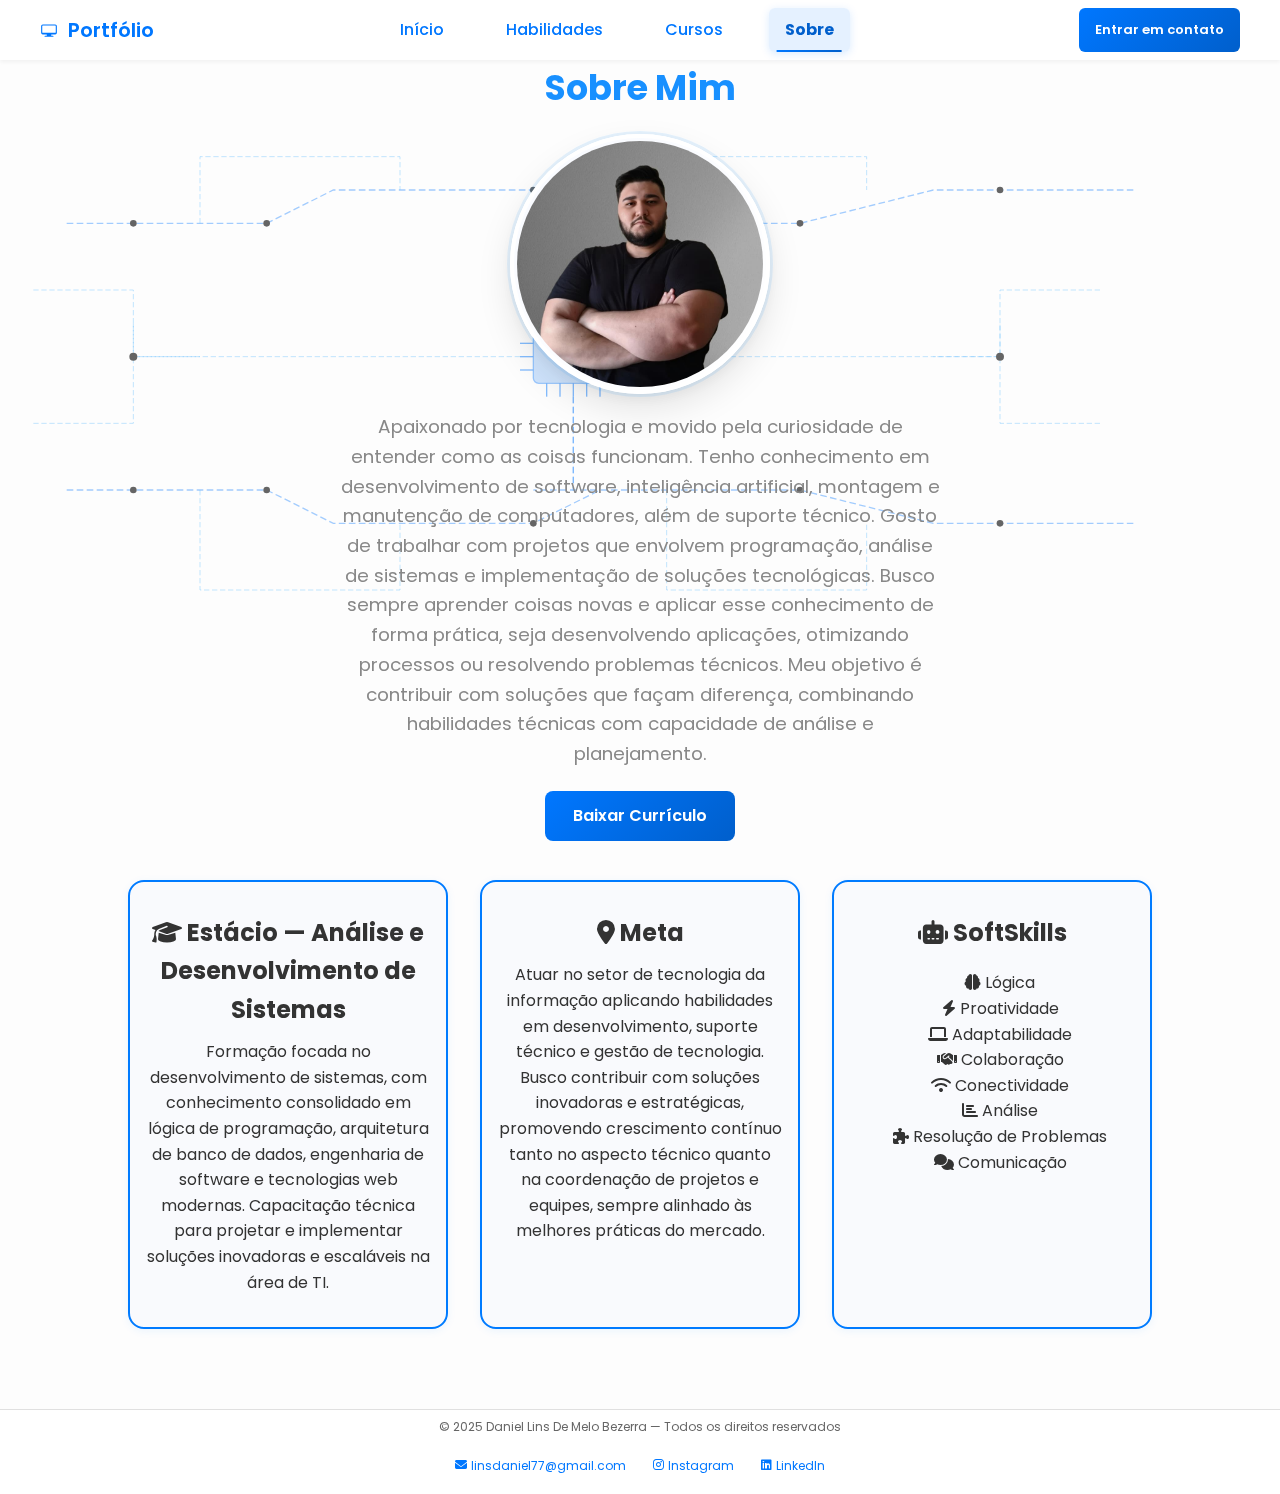
<file: sobre.html>
<!DOCTYPE html>
<html lang="pt-BR">
<head>
  <meta charset="utf-8"/>
  <meta name="viewport" content="width=device-width, initial-scale=1.0"/>
  <meta name="description" content="Sobre Daniel Lins - Gestão de tecnologia, desenvolvimento de sistemas e suporte técnico"/>
  <meta name="keywords" content="Daniel Lins, sobre, biografia, formação, Estácio, Análise Desenvolvimento Sistemas"/>
  <meta name="author" content="Daniel Lins De Melo Bezerra"/>
  
  <title>Sobre - Daniel Lins | Formação e Experiência</title>
  
  <!-- Preload critical resources -->
  <link rel="preload" href="https://fonts.googleapis.com/css2?family=Poppins:wght@300;600&display=swap" as="style"/>
  <link rel="preload" href="style.css" as="style"/>
  <link rel="preload" href="123.jpg" as="image"/>
  
  <!-- Stylesheets -->
  <link href="https://fonts.googleapis.com/css2?family=Poppins:wght@300;600&display=swap" rel="stylesheet"/>
  <link href="https://cdnjs.cloudflare.com/ajax/libs/font-awesome/6.5.0/css/all.min.css" rel="stylesheet"/>
  <link href="style.css" rel="stylesheet"/>
  
  <!-- Favicon -->
  <link rel="icon" type="image/svg+xml" href="icon_computador.svg"/>
</head>
<body>
  <div class="background-pattern"></div>

  <!-- CIRCUITO ANIMADO PROFISSIONAL -->
  <div class="circuit-animation" aria-hidden="true">
    <svg class="circuit-svg" viewBox="0 0 1920 1080" xmlns="http://www.w3.org/2000/svg">
      <!-- Circuito Principal Superior -->
      <g class="main-circuit">
        <!-- Linha principal horizontal superior -->
        <path class="data-line" d="M100,200 L400,200 L500,150 L800,150 L900,200 L1200,200 L1400,150 L1700,150" 
              style="animation-delay: 0s;"/>
        
        <!-- Ramificações superiores -->
        <path class="data-line-secondary" d="M300,200 L300,100 L600,100 L600,150" 
              style="animation-delay: 0.5s;"/>
        <path class="data-line-secondary" d="M1000,200 L1000,100 L1300,100 L1300,150" 
              style="animation-delay: 1s;"/>
      </g>

      <!-- Processador Central -->
      <g transform="translate(860, 400)">
        <!-- Corpo do processador -->
        <rect class="processor" x="-60" y="-40" width="120" height="80" rx="8" 
              fill="rgba(0, 119, 255, 0.3)" stroke="rgba(0, 119, 255, 0.6)" stroke-width="2"/>
        
        <!-- Pinos do processador -->
        <g class="processor">
          <!-- Pinos superiores -->
          <line x1="-40" y1="-40" x2="-40" y2="-60" stroke="rgba(0, 119, 255, 0.8)" stroke-width="2"/>
          <line x1="-20" y1="-40" x2="-20" y2="-60" stroke="rgba(0, 119, 255, 0.8)" stroke-width="2"/>
          <line x1="0" y1="-40" x2="0" y2="-60" stroke="rgba(0, 119, 255, 0.8)" stroke-width="2"/>
          <line x1="20" y1="-40" x2="20" y2="-60" stroke="rgba(0, 119, 255, 0.8)" stroke-width="2"/>
          <line x1="40" y1="-40" x2="40" y2="-60" stroke="rgba(0, 119, 255, 0.8)" stroke-width="2"/>
          
          <!-- Pinos inferiores -->
          <line x1="-40" y1="40" x2="-40" y2="60" stroke="rgba(0, 119, 255, 0.8)" stroke-width="2"/>
          <line x1="-20" y1="40" x2="-20" y2="60" stroke="rgba(0, 119, 255, 0.8)" stroke-width="2"/>
          <line x1="0" y1="40" x2="0" y2="60" stroke="rgba(0, 119, 255, 0.8)" stroke-width="2"/>
          <line x1="20" y1="40" x2="20" y2="60" stroke="rgba(0, 119, 255, 0.8)" stroke-width="2"/>
          <line x1="40" y1="40" x2="40" y2="60" stroke="rgba(0, 119, 255, 0.8)" stroke-width="2"/>
          
          <!-- Pinos laterais esquerdos -->
          <line x1="-60" y1="-20" x2="-80" y2="-20" stroke="rgba(0, 119, 255, 0.8)" stroke-width="2"/>
          <line x1="-60" y1="0" x2="-80" y2="0" stroke="rgba(0, 119, 255, 0.8)" stroke-width="2"/>
          <line x1="-60" y1="20" x2="-80" y2="20" stroke="rgba(0, 119, 255, 0.8)" stroke-width="2"/>
          
          <!-- Pinos laterais direitos -->
          <line x1="60" y1="-20" x2="80" y2="-20" stroke="rgba(0, 119, 255, 0.8)" stroke-width="2"/>
          <line x1="60" y1="0" x2="80" y2="0" stroke="rgba(0, 119, 255, 0.8)" stroke-width="2"/>
          <line x1="60" y1="20" x2="80" y2="20" stroke="rgba(0, 119, 255, 0.8)" stroke-width="2"/>
        </g>
        
        <!-- Indicador central do processador -->
        <circle class="connection-node" cx="0" cy="0" r="8" 
                fill="rgba(0, 200, 255, 0.6)" style="animation-delay: 0.3s;"/>
      </g>

      <!-- Conexões para o Processador -->
      <g class="main-circuit">
        <!-- Conexões superiores -->
        <path class="data-line" d="M860,340 L860,200 L900,200" 
              style="animation-delay: 1.5s;"/>
        <path class="data-line" d="M860,340 L860,200 L800,200" 
              style="animation-delay: 2s;"/>
        
        <!-- Conexões inferiores -->
        <path class="data-line" d="M860,460 L860,600 L900,600" 
              style="animation-delay: 2.5s;"/>
        <path class="data-line" d="M860,460 L860,600 L800,600" 
              style="animation-delay: 3s;"/>
        
        <!-- Conexões laterais -->
        <path class="data-line-secondary" d="M780,400 L200,400 L200,350" 
              style="animation-delay: 1s;"/>
        <path class="data-line-secondary" d="M940,400 L1500,400 L1500,350" 
              style="animation-delay: 1.5s;"/>
      </g>

      <!-- Circuito Inferior -->
      <g class="main-circuit">
        <!-- Linha principal horizontal inferior -->
        <path class="data-line" d="M100,600 L400,600 L500,650 L800,650 L900,600 L1200,600 L1400,650 L1700,650" 
              style="animation-delay: 3.5s;"/>
        
        <!-- Ramificações inferiores -->
        <path class="data-line-secondary" d="M300,600 L300,750 L600,750 L600,650" 
              style="animation-delay: 4s;"/>
        <path class="data-line-secondary" d="M1000,600 L1000,750 L1300,750 L1300,650" 
              style="animation-delay: 4.5s;"/>
      </g>

      <!-- Nós de Conexão -->
      <circle class="connection-node" cx="200" cy="200" r="5" style="animation-delay: 0.2s;"/>
      <circle class="connection-node" cx="400" cy="200" r="5" style="animation-delay: 0.4s;"/>
      <circle class="connection-node" cx="800" cy="150" r="5" style="animation-delay: 0.6s;"/>
      <circle class="connection-node" cx="1200" cy="200" r="5" style="animation-delay: 0.8s;"/>
      <circle class="connection-node" cx="1500" cy="150" r="5" style="animation-delay: 1s;"/>
      
      <circle class="connection-node" cx="200" cy="600" r="5" style="animation-delay: 3.7s;"/>
      <circle class="connection-node" cx="400" cy="600" r="5" style="animation-delay: 3.9s;"/>
      <circle class="connection-node" cx="800" cy="650" r="5" style="animation-delay: 4.1s;"/>
      <circle class="connection-node" cx="1200" cy="600" r="5" style="animation-delay: 4.3s;"/>
      <circle class="connection-node" cx="1500" cy="650" r="5" style="animation-delay: 4.5s;"/>

      <!-- Circuitos Laterais -->
      <g class="main-circuit">
        <!-- Lado esquerdo -->
        <path class="data-line-secondary" d="M50,300 L200,300 L200,400 L300,400" 
              style="animation-delay: 2.2s;"/>
        <path class="data-line-secondary" d="M50,500 L200,500 L200,400" 
              style="animation-delay: 2.7s;"/>
        
        <!-- Lado direito -->
        <path class="data-line-secondary" d="M1650,300 L1500,300 L1500,400 L1400,400" 
              style="animation-delay: 2.4s;"/>
        <path class="data-line-secondary" d="M1650,500 L1500,500 L1500,400" 
              style="animation-delay: 2.9s;"/>
      </g>

      <!-- Nós laterais -->
      <circle class="connection-node" cx="200" cy="400" r="6" style="animation-delay: 2.5s;"/>
      <circle class="connection-node" cx="1500" cy="400" r="6" style="animation-delay: 2.7s;"/>
    </svg>
  </div>

  <header role="banner">
    <div class="logo">
      <img alt="Ícone do computador" class="logo-icon" src="icon_computador.svg" width="18" height="18"/>
      Portfólio
    </div>
    <button class="mobile-menu-toggle" aria-label="Abrir menu de navegação" aria-expanded="false">
      <i class="fas fa-bars" aria-hidden="true"></i>
    </button>
    <nav class="nav-menu" role="navigation" aria-label="Menu principal">
      <a href="index.html">Início</a>
      <a href="habilidades.html">Habilidades</a>
      <a href="cursos.html">Cursos</a>
      <a class="active" href="sobre.html" aria-current="page">Sobre</a>
    </nav>
    <a class="contact-btn" href="https://wa.me/5581982124698" target="_blank" rel="noopener noreferrer" aria-label="Entrar em contato via WhatsApp">
      Entrar em contato
    </a>
  </header>

  <main role="main">
    <section class="sobre-header">
      <h1 class="sobre-titulo">Sobre Mim</h1>
      <img alt="Foto de perfil de Daniel Lins" class="foto-perfil" src="123.jpg" loading="lazy" width="260" height="260"/>
      <p class="sobre-descricao">
        Apaixonado por tecnologia e movido pela curiosidade de entender como as coisas funcionam. Tenho conhecimento em desenvolvimento de software, inteligência artificial, montagem e manutenção de computadores, além de suporte técnico. Gosto de trabalhar com projetos que envolvem programação, análise de sistemas e implementação de soluções tecnológicas. Busco sempre aprender coisas novas e aplicar esse conhecimento de forma prática, seja desenvolvendo aplicações, otimizando processos ou resolvendo problemas técnicos. Meu objetivo é contribuir com soluções que façam diferença, combinando habilidades técnicas com capacidade de análise e planejamento.
      </p>
      <a class="botao-curriculo" download href="Curriculo_Daniel_Lins.pdf" aria-label="Baixar currículo em PDF">
        Baixar Currículo
      </a>
    </section>

    <section class="skills-grid sobre-cards">
      <article class="skill">
        <h2><i class="fas fa-graduation-cap" aria-hidden="true"></i> Estácio — Análise e Desenvolvimento de Sistemas</h2>
        <p>Formação focada no desenvolvimento de sistemas, com conhecimento consolidado em lógica de programação, arquitetura de banco de dados, engenharia de software e tecnologias web modernas. Capacitação técnica para projetar e implementar soluções inovadoras e escaláveis na área de TI.</p>
      </article>

      <article class="skill">
        <h2><i class="fas fa-location-dot" aria-hidden="true"></i> Meta</h2>
        <p>Atuar no setor de tecnologia da informação aplicando habilidades em desenvolvimento, suporte técnico e gestão de tecnologia. Busco contribuir com soluções inovadoras e estratégicas, promovendo crescimento contínuo tanto no aspecto técnico quanto na coordenação de projetos e equipes, sempre alinhado às melhores práticas do mercado.</p>
      </article>

      <article class="skill">
        <h2><i class="fas fa-robot" aria-hidden="true"></i> SoftSkills</h2>
        <ul style="padding-left: 16px; margin-top: 8px; list-style: none;">
          <li><i class="fas fa-brain" aria-hidden="true"></i> Lógica</li>
          <li><i class="fas fa-bolt" aria-hidden="true"></i> Proatividade</li>
          <li><i class="fas fa-laptop" aria-hidden="true"></i> Adaptabilidade</li>
          <li><i class="fas fa-handshake" aria-hidden="true"></i> Colaboração</li>
          <li><i class="fas fa-wifi" aria-hidden="true"></i> Conectividade</li>
          <li><i class="fas fa-chart-bar" aria-hidden="true"></i> Análise</li>
          <li><i class="fas fa-puzzle-piece" aria-hidden="true"></i> Resolução de Problemas</li>
          <li><i class="fas fa-comments" aria-hidden="true"></i> Comunicação</li>
        </ul>
      </article>
    </section>
  </main>

  <footer role="contentinfo">
    <p>© 2025 Daniel Lins De Melo Bezerra — Todos os direitos reservados</p>
    <div class="links">
      <a href="mailto:linsdaniel77@gmail.com" aria-label="Enviar email para Daniel Lins">
        <i class="fas fa-envelope" aria-hidden="true"></i> linsdaniel77@gmail.com
      </a>
      <a href="https://www.instagram.com/l1ns_daniel" target="_blank" rel="noopener noreferrer" aria-label="Seguir no Instagram">
        <i class="fab fa-instagram" aria-hidden="true"></i> Instagram
      </a>
      <a href="https://www.linkedin.com/in/daniel-lins-19bb72221" target="_blank" rel="noopener noreferrer" aria-label="Conectar no LinkedIn">
        <i class="fab fa-linkedin" aria-hidden="true"></i> LinkedIn
      </a>
    </div>
  </footer>

  <!-- Modal para cards em mobile -->
  <div class="card-modal" id="cardModal" aria-hidden="true" role="dialog" aria-labelledby="modalTitle" aria-describedby="modalContent">
    <div class="modal-overlay" aria-hidden="true"></div>
    <div class="modal-content">
      <button class="modal-close" aria-label="Fechar modal" type="button">
        <i class="fas fa-times" aria-hidden="true"></i>
      </button>
      <div class="modal-body">
        <h2 id="modalTitle" class="modal-title"></h2>
        <div id="modalContent" class="modal-description"></div>
      </div>
    </div>
  </div>

  <script>
    // ===== JAVASCRIPT OTIMIZADO E COMPLETO =====
    
    // Configuração de performance
    const CONFIG = {
      DEBOUNCE_DELAY: 150,
      INTERSECTION_THRESHOLD: 0.1,
      ANIMATION_DURATION: 300
    };

    // Utilitários
    const utils = {
      debounce(func, wait) {
        let timeout;
        return function executedFunction(...args) {
          const later = () => {
            clearTimeout(timeout);
            func(...args);
          };
          clearTimeout(timeout);
          timeout = setTimeout(later, wait);
        };
      },

      throttle(func, limit) {
        let inThrottle;
        return function() {
          const args = arguments;
          const context = this;
          if (!inThrottle) {
            func.apply(context, args);
            inThrottle = true;
            setTimeout(() => inThrottle = false, limit);
          }
        }
      },

      isElementInViewport(el) {
        const rect = el.getBoundingClientRect();
        return (
          rect.top >= 0 &&
          rect.left >= 0 &&
          rect.bottom <= (window.innerHeight || document.documentElement.clientHeight) &&
          rect.right <= (window.innerWidth || document.documentElement.clientWidth)
        );
      }
    };

    // Classe para gerenciar o menu mobile
    class MobileMenu {
      constructor() {
        this.toggle = document.querySelector('.mobile-menu-toggle');
        this.menu = document.querySelector('.nav-menu');
        this.menuIcon = this.toggle?.querySelector('i');
        this.links = document.querySelectorAll('.nav-menu a');
        this.isOpen = false;
        
        this.init();
      }

      init() {
        if (!this.toggle || !this.menu || !this.menuIcon) {
          console.warn('Elementos do menu mobile não encontrados');
          return;
        }

        this.bindEvents();
        this.setupAccessibility();
      }

      bindEvents() {
        // Toggle do menu
        this.toggle.addEventListener('click', (e) => {
          e.preventDefault();
          e.stopPropagation();
          this.toggleMenu();
        });

        // Fechar menu ao clicar nos links
        this.links.forEach(link => {
          link.addEventListener('click', () => {
            this.closeMenu();
          });
        });

        // Fechar menu ao clicar fora
        document.addEventListener('click', (e) => {
          if (!e.target.closest('header')) {
            this.closeMenu();
          }
        });

        // Fechar menu com ESC
        document.addEventListener('keydown', (e) => {
          if (e.key === 'Escape' && this.isOpen) {
            this.closeMenu();
            this.toggle.focus();
          }
        });

        // Gerenciar foco no menu
        this.menu.addEventListener('keydown', (e) => {
          if (e.key === 'Tab') {
            this.handleTabNavigation(e);
          }
        });
      }

      setupAccessibility() {
        this.toggle.setAttribute('aria-expanded', 'false');
        this.menu.setAttribute('aria-hidden', 'true');
      }

      toggleMenu() {
        this.isOpen ? this.closeMenu() : this.openMenu();
      }

      openMenu() {
        this.menu.classList.add('active');
        this.menuIcon.classList.remove('fa-bars');
        this.menuIcon.classList.add('fa-times');
        this.toggle.setAttribute('aria-expanded', 'true');
        this.menu.setAttribute('aria-hidden', 'false');
        this.isOpen = true;

        // Focar no primeiro link
        const firstLink = this.menu.querySelector('a');
        if (firstLink) {
          setTimeout(() => firstLink.focus(), CONFIG.ANIMATION_DURATION);
        }
      }

      closeMenu() {
        this.menu.classList.remove('active');
        this.menuIcon.classList.remove('fa-times');
        this.menuIcon.classList.add('fa-bars');
        this.toggle.setAttribute('aria-expanded', 'false');
        this.menu.setAttribute('aria-hidden', 'true');
        this.isOpen = false;
      }

      handleTabNavigation(e) {
        const focusableElements = this.menu.querySelectorAll('a');
        const firstElement = focusableElements[0];
        const lastElement = focusableElements[focusableElements.length - 1];

        if (e.shiftKey) {
          if (document.activeElement === firstElement) {
            e.preventDefault();
            lastElement.focus();
          }
        } else {
          if (document.activeElement === lastElement) {
            e.preventDefault();
            firstElement.focus();
          }
        }
      }
    }

    // Classe para lazy loading de imagens
    class LazyLoader {
      constructor() {
        this.images = document.querySelectorAll('img[loading="lazy"]');
        this.init();
      }

      init() {
        if ('IntersectionObserver' in window) {
          this.setupIntersectionObserver();
        } else {
          this.loadAllImages();
        }
      }

      setupIntersectionObserver() {
        const observer = new IntersectionObserver((entries) => {
          entries.forEach(entry => {
            if (entry.isIntersecting) {
              this.loadImage(entry.target);
              observer.unobserve(entry.target);
            }
          });
        }, {
          threshold: CONFIG.INTERSECTION_THRESHOLD,
          rootMargin: '50px'
        });

        this.images.forEach(img => observer.observe(img));
      }

      loadImage(img) {
        if (img.dataset.src) {
          img.src = img.dataset.src;
        }
        img.classList.add('loaded');
        img.addEventListener('load', () => {
          img.style.opacity = '1';
        });
      }

      loadAllImages() {
        this.images.forEach(img => this.loadImage(img));
      }
    }

    // Classe para gerenciar performance
    class PerformanceManager {
      constructor() {
        this.init();
      }

      init() {
        this.setupReducedMotion();
        this.setupConnectionAware();
        this.preloadCriticalResources();
      }

      setupReducedMotion() {
        if (window.matchMedia('(prefers-reduced-motion: reduce)').matches) {
          document.documentElement.style.setProperty('--animation-duration', '0.01ms');
          
          // Desabilitar animações do circuito
          const circuitAnimation = document.querySelector('.circuit-animation');
          if (circuitAnimation) {
            circuitAnimation.style.display = 'none';
          }
        }
      }

      setupConnectionAware() {
        if ('connection' in navigator) {
          const connection = navigator.connection;
          
          if (connection.effectiveType === 'slow-2g' || connection.effectiveType === '2g') {
            // Reduzir qualidade para conexões lentas
            const circuitAnimation = document.querySelector('.circuit-animation');
            if (circuitAnimation) {
              circuitAnimation.style.opacity = '0.3';
            }
          }
        }
      }

      preloadCriticalResources() {
        // Preload da próxima página provável
        const links = document.querySelectorAll('a[href^="index"], a[href^="habilidades"], a[href^="cursos"]');
        links.forEach(link => {
          link.addEventListener('mouseenter', () => {
            const linkElement = document.createElement('link');
            linkElement.rel = 'prefetch';
            linkElement.href = link.href;
            document.head.appendChild(linkElement);
          }, { once: true });
        });
      }
    }

    // Classe para analytics e tracking
    class Analytics {
      constructor() {
        this.events = [];
        this.init();
      }

      init() {
        this.trackPageView();
        this.trackUserInteractions();
        this.trackPerformance();
      }

      trackPageView() {
        this.logEvent('page_view', {
          page: window.location.pathname,
          timestamp: Date.now(),
          userAgent: navigator.userAgent,
          viewport: `${window.innerWidth}x${window.innerHeight}`
        });
      }

      trackUserInteractions() {
        // Track clicks nos links de navegação
        document.querySelectorAll('.nav-menu a').forEach(link => {
          link.addEventListener('click', (e) => {
            this.logEvent('navigation_click', {
              target: e.target.textContent.trim(),
              href: e.target.href,
              timestamp: Date.now()
            });
          });
        });

        // Track clicks no botão de contato
        const contactBtn = document.querySelector('.contact-btn');
        if (contactBtn) {
          contactBtn.addEventListener('click', () => {
            this.logEvent('contact_click', {
              method: 'whatsapp',
              timestamp: Date.now()
            });
          });
        }

        // Track download do currículo
        const curriculoBtn = document.querySelector('.botao-curriculo');
        if (curriculoBtn) {
          curriculoBtn.addEventListener('click', () => {
            this.logEvent('curriculum_download', {
              timestamp: Date.now()
            });
          });
        }
      }

      trackPerformance() {
        window.addEventListener('load', () => {
          setTimeout(() => {
            const perfData = performance.getEntriesByType('navigation')[0];
            this.logEvent('performance', {
              loadTime: perfData.loadEventEnd - perfData.loadEventStart,
              domContentLoaded: perfData.domContentLoadedEventEnd - perfData.domContentLoadedEventStart,
              timestamp: Date.now()
            });
          }, 0);
        });
      }

      logEvent(eventName, data) {
        this.events.push({ event: eventName, data });
        console.log(`Analytics: ${eventName}`, data);
      }
    }

    // Inicialização quando o DOM estiver pronto
    class App {
      constructor() {
        this.components = {};
        this.init();
      }

      init() {
        if (document.readyState === 'loading') {
          document.addEventListener('DOMContentLoaded', () => this.initializeComponents());
        } else {
          this.initializeComponents();
        }
      }

      initializeComponents() {
        try {
          // Inicializar componentes principais
          this.components.mobileMenu = new MobileMenu();
          this.components.lazyLoader = new LazyLoader();
          this.components.performanceManager = new PerformanceManager();
          this.components.analytics = new Analytics();
          this.components.cardModal = new CardModal();

          // Configurar scroll suave
          this.setupSmoothScroll();
          
          // Configurar tratamento de erros
          this.setupErrorHandling();

          console.log('✅ Página Sobre inicializada com sucesso');
        } catch (error) {
          console.error('❌ Erro na inicialização:', error);
        }
      }

      setupSmoothScroll() {
        document.querySelectorAll('a[href^="#"]').forEach(anchor => {
          anchor.addEventListener('click', function (e) {
            e.preventDefault();
            const target = document.querySelector(this.getAttribute('href'));
            if (target) {
              target.scrollIntoView({
                behavior: 'smooth',
                block: 'start'
              });
            }
          });
        });
      }

      setupErrorHandling() {
        window.addEventListener('error', (e) => {
          console.error('Erro capturado:', e.error);
          this.components.analytics?.logEvent('javascript_error', {
            message: e.message,
            filename: e.filename,
            lineno: e.lineno,
            timestamp: Date.now()
          });
        });

        window.addEventListener('unhandledrejection', (e) => {
          console.error('Promise rejeitada:', e.reason);
          this.components.analytics?.logEvent('promise_rejection', {
            reason: e.reason?.toString(),
            timestamp: Date.now()
          });
        });
      }
    }

    // Classe para gerenciar modal dos cards em mobile
    class CardModal {
      constructor() {
        this.modal = document.getElementById('cardModal');
        this.modalOverlay = this.modal?.querySelector('.modal-overlay');
        this.modalContent = this.modal?.querySelector('.modal-content');
        this.modalTitle = this.modal?.querySelector('#modalTitle');
        this.modalDescription = this.modal?.querySelector('#modalContent');
        this.closeBtn = this.modal?.querySelector('.modal-close');
        this.cards = document.querySelectorAll('.sobre-cards .skill');
        this.isOpen = false;
        
        this.init();
      }

      init() {
        if (!this.modal) {
          console.warn('Modal não encontrado');
          return;
        }

        this.bindEvents();
        this.setupAccessibility();
      }

      bindEvents() {
        // Adicionar evento de clique apenas em mobile
        this.cards.forEach((card, index) => {
          card.addEventListener('click', (e) => {
            if (this.isMobile()) {
              e.preventDefault();
              this.openModal(card);
              
              // Analytics
              if (window.portfolioApp?.components?.analytics) {
                window.portfolioApp.components.analytics.logEvent('card_modal_open', {
                  cardIndex: index,
                  cardTitle: card.querySelector('h2')?.textContent.trim(),
                  timestamp: Date.now()
                });
              }
            }
          });

          // Adicionar indicador visual em mobile
          if (this.isMobile()) {
            card.style.cursor = 'pointer';
            card.setAttribute('role', 'button');
            card.setAttribute('tabindex', '0');
            card.setAttribute('aria-label', `Clique para ver detalhes: ${card.querySelector('h2')?.textContent.trim()}`);
            
            // Adicionar ícone de expansão
            const expandIcon = document.createElement('div');
            expandIcon.className = 'expand-icon';
            expandIcon.innerHTML = '<i class="fas fa-expand-alt" aria-hidden="true"></i>';
            card.appendChild(expandIcon);
          }
        });

        // Fechar modal
        this.closeBtn?.addEventListener('click', () => this.closeModal());
        this.modalOverlay?.addEventListener('click', () => this.closeModal());

        // Fechar com ESC
        document.addEventListener('keydown', (e) => {
          if (e.key === 'Escape' && this.isOpen) {
            this.closeModal();
          }
        });

        // Gerenciar foco no modal
        this.modal?.addEventListener('keydown', (e) => {
          if (e.key === 'Tab') {
            this.handleTabNavigation(e);
          }
        });

        // Fechar modal ao redimensionar para desktop
        window.addEventListener('resize', utils.debounce(() => {
          if (!this.isMobile() && this.isOpen) {
            this.closeModal();
          }
        }, 250));
      }

      setupAccessibility() {
        this.modal?.setAttribute('aria-hidden', 'true');
        this.modal?.setAttribute('role', 'dialog');
      }

      isMobile() {
        return window.innerWidth <= 768;
      }

      openModal(card) {
        if (!this.modal || !card) return;

        // Extrair conteúdo do card
        const title = card.querySelector('h2')?.innerHTML || '';
        const content = this.extractCardContent(card);

        // Preencher modal
        if (this.modalTitle) this.modalTitle.innerHTML = title;
        if (this.modalDescription) this.modalDescription.innerHTML = content;

        // Mostrar modal
        this.modal.classList.add('active');
        this.modal.setAttribute('aria-hidden', 'false');
        document.body.classList.add('modal-open');
        this.isOpen = true;

        // Focar no botão de fechar
        setTimeout(() => {
          this.closeBtn?.focus();
        }, CONFIG.ANIMATION_DURATION);

        // Prevenir scroll do body
        document.body.style.overflow = 'hidden';
      }

      closeModal() {
        if (!this.modal) return;

        this.modal.classList.remove('active');
        this.modal.setAttribute('aria-hidden', 'true');
        document.body.classList.remove('modal-open');
        this.isOpen = false;

        // Restaurar scroll do body
        document.body.style.overflow = '';

        // Analytics
        if (window.portfolioApp?.components?.analytics) {
          window.portfolioApp.components.analytics.logEvent('card_modal_close', {
            timestamp: Date.now()
          });
        }
      }

      extractCardContent(card) {
        const content = card.cloneNode(true);
        
        // Remover o ícone de expansão se existir
        const expandIcon = content.querySelector('.expand-icon');
        if (expandIcon) {
          expandIcon.remove();
        }

        // Remover o título (já será mostrado separadamente)
        const title = content.querySelector('h2');
        if (title) {
          title.remove();
        }

        return content.innerHTML;
      }

      handleTabNavigation(e) {
        if (!this.isOpen) return;

        const focusableElements = this.modal.querySelectorAll(
          'button, [href], input, select, textarea, [tabindex]:not([tabindex="-1"])'
        );
        
        const firstElement = focusableElements[0];
        const lastElement = focusableElements[focusableElements.length - 1];

        if (e.shiftKey) {
          if (document.activeElement === firstElement) {
            e.preventDefault();
            lastElement?.focus();
          }
        } else {
          if (document.activeElement === lastElement) {
            e.preventDefault();
            firstElement?.focus();
          }
        }
      }
    }

    // Inicializar aplicação
    const app = new App();

    // Exportar para debug (apenas em desenvolvimento)
    if (window.location.hostname === 'localhost' || window.location.hostname === '127.0.0.1') {
      window.portfolioApp = app;
      window.portfolioUtils = utils;
    }
  </script>
</body>
</html>
</file>
<file: style.css>
/* ===== RESET E BASE ===== */
* {
  margin: 0;
  padding: 0;
  box-sizing: border-box;
}

body {
  font-family: "Poppins", sans-serif;
  background-color: #fdfdfd;
  color: #333;
  position: relative;
  overflow-x: hidden;
  transition: background-color 0.3s ease, color 0.3s ease;
  line-height: 1.6;
  -webkit-font-smoothing: antialiased;
  -moz-osx-font-smoothing: grayscale;
}

/* ===== CIRCUITO ANIMADO PROFISSIONAL ===== */
.circuit-animation {
  position: fixed;
  top: 0;
  left: 0;
  width: 100%;
  height: 100%;
  z-index: -1;
  pointer-events: none;
  opacity: 0.6;
  will-change: opacity;
}

.circuit-svg {
  width: 100%;
  height: 100%;
}

/* ===== ANIMAÇÕES OTIMIZADAS ===== */
@keyframes dataFlowFormation {
  0% {
    stroke-dashoffset: 100;
    opacity: 0;
  }
  20% {
    opacity: 0.3;
  }
  50% {
    opacity: 1;
  }
  100% {
    stroke-dashoffset: 0;
    opacity: 0.6;
  }
}

@keyframes dataFlowContinuous {
  0% {
    stroke-dashoffset: 100;
  }
  100% {
    stroke-dashoffset: 0;
  }
}

@keyframes dataFlowContinuousReverse {
  0% {
    stroke-dashoffset: 0;
  }
  100% {
    stroke-dashoffset: -100;
  }
}

@keyframes processorFormation {
  0% {
    fill: rgba(0, 119, 255, 0);
    stroke: rgba(0, 119, 255, 0);
    filter: drop-shadow(0 0 0px rgba(0, 119, 255, 0));
    opacity: 0;
  }
  30% {
    opacity: 0.5;
  }
  60% {
    fill: rgba(0, 200, 255, 0.6);
    stroke: rgba(0, 200, 255, 0.9);
    filter: drop-shadow(0 0 15px rgba(0, 200, 255, 0.6));
    opacity: 1;
  }
  100% {
    fill: rgba(0, 119, 255, 0.3);
    stroke: rgba(0, 119, 255, 0.6);
    filter: drop-shadow(0 0 5px rgba(0, 119, 255, 0.3));
    opacity: 1;
  }
}

@keyframes processorPulse {
  0%,
  100% {
    fill: rgba(0, 119, 255, 0.3);
    stroke: rgba(0, 119, 255, 0.6);
    filter: drop-shadow(0 0 5px rgba(0, 119, 255, 0.3));
  }
  50% {
    fill: rgba(0, 200, 255, 0.6);
    stroke: rgba(0, 200, 255, 0.9);
    filter: drop-shadow(0 0 15px rgba(0, 200, 255, 0.6));
  }
}

@keyframes nodeFormation {
  0% {
    fill: rgba(0, 119, 255, 0);
    r: 0;
    opacity: 0;
  }
  40% {
    opacity: 0.5;
  }
  70% {
    fill: rgba(0, 200, 255, 0.8);
    r: 6;
    opacity: 1;
  }
  100% {
    fill: rgba(0, 119, 255, 0.4);
    r: 4;
    opacity: 1;
  }
}

@keyframes nodePulse {
  0%,
  100% {
    fill: rgba(0, 119, 255, 0.4);
    r: 4;
  }
  50% {
    fill: rgba(0, 200, 255, 0.8);
    r: 6;
  }
}

@keyframes circuitFormation {
  0% {
    opacity: 0;
  }
  30% {
    opacity: 0.2;
  }
  100% {
    opacity: 0.6;
  }
}

@keyframes fadeInUp {
  from {
    opacity: 0;
    transform: translateY(30px);
  }
  to {
    opacity: 1;
    transform: translateY(0);
  }
}

@keyframes fadeIn {
  from {
    opacity: 0;
  }
  to {
    opacity: 1;
  }
}

@keyframes slideInLeft {
  from {
    opacity: 0;
    transform: translateX(-50px);
  }
  to {
    opacity: 1;
    transform: translateX(0);
  }
}

@keyframes slideInRight {
  from {
    opacity: 0;
    transform: translateX(50px);
  }
  to {
    opacity: 1;
    transform: translateX(0);
  }
}

@keyframes lampFloat {
  0% {
    transform: translateY(0px) rotate(0deg) scale(1);
  }
  25% {
    transform: translateY(-8px) rotate(1deg) scale(1.02);
  }
  50% {
    transform: translateY(-12px) rotate(0deg) scale(1.03);
  }
  75% {
    transform: translateY(-6px) rotate(-1deg) scale(1.01);
  }
  100% {
    transform: translateY(0px) rotate(0deg) scale(1);
  }
}

@keyframes vectorFloat {
  0% {
    transform: translateY(0px) translateX(0px) scale(1);
  }
  20% {
    transform: translateY(-5px) translateX(2px) scale(1.01);
  }
  40% {
    transform: translateY(-8px) translateX(0px) scale(1.02);
  }
  60% {
    transform: translateY(-10px) translateX(-2px) scale(1.015);
  }
  80% {
    transform: translateY(-4px) translateX(1px) scale(1.005);
  }
  100% {
    transform: translateY(0px) translateX(0px) scale(1);
  }
}

@keyframes profileFloat {
  0%,
  100% {
    transform: translateY(0px);
  }
  50% {
    transform: translateY(-8px);
  }
}

@keyframes shimmer {
  0% {
    background-position: -200% 0;
  }
  100% {
    background-position: 200% 0;
  }
}

/* Linhas de dados animadas */
.data-line {
  stroke: rgba(0, 119, 255, 0.6);
  stroke-width: 2;
  fill: none;
  stroke-dasharray: 10 5;
  animation: dataFlowFormation 1.5s ease-out forwards, dataFlowContinuous 3s linear infinite 2s;
}

.data-line-secondary {
  stroke: rgba(0, 150, 255, 0.4);
  stroke-width: 1.5;
  fill: none;
  stroke-dasharray: 8 4;
  animation: dataFlowFormation 1.8s ease-out forwards, dataFlowContinuousReverse 4s linear infinite 2.5s;
}

.processor {
  animation: processorFormation 2s ease-out forwards, processorPulse 2s ease-in-out infinite 3s;
}

.connection-node {
  animation: nodeFormation 1.2s ease-out forwards, nodePulse 2.5s ease-in-out infinite 2.5s;
}

.main-circuit {
  animation: circuitFormation 2.5s ease-out forwards;
}

/* ===== HEADER OTIMIZADO ===== */
header {
  display: flex;
  justify-content: space-between;
  align-items: center;
  padding: 8px 40px;
  background-color: rgba(255, 255, 255, 0.95);
  backdrop-filter: blur(10px);
  box-shadow: 0 2px 4px rgba(0, 0, 0, 0.05);
  position: sticky;
  top: 0;
  z-index: 1000;
  animation: fadeInUp 0.8s ease-out;
  transition: all 0.3s ease;
  min-height: 60px;
}

.logo {
  font-size: 20px;
  font-weight: 600;
  color: #0077ff;
  display: flex;
  align-items: center;
  gap: 10px;
  transition: all 0.3s ease;
  cursor: pointer;
  user-select: none;
}

.logo:hover {
  transform: scale(1.05);
}

.logo-icon {
  width: 18px;
  height: 18px;
  transition: transform 0.3s ease;
}

.logo:hover .logo-icon {
  transform: rotate(10deg);
}

/* ===== NAVEGAÇÃO OTIMIZADA ===== */
.nav-menu {
  display: flex;
  gap: 30px;
  align-items: center;
}

.nav-menu a {
  text-decoration: none;
  color: #0077ff;
  font-weight: 500;
  padding: 8px 16px;
  border-radius: 6px;
  position: relative;
  transition: all 0.3s ease;
  overflow: hidden;
  min-height: 44px;
  display: inline-flex;
  align-items: center;
  justify-content: center;
}

.nav-menu a::before {
  content: "";
  position: absolute;
  bottom: 0;
  left: 50%;
  width: 0;
  height: 2px;
  background: linear-gradient(90deg, #0077ff, #005fcc);
  transition: all 0.3s ease;
  transform: translateX(-50%);
}

.nav-menu a:hover {
  color: #005fcc;
  background-color: rgba(0, 119, 255, 0.05);
  transform: translateY(-2px);
}

.nav-menu a:hover::before {
  width: 80%;
}

.nav-menu a.active {
  font-weight: 700;
  color: #005fcc;
  background-color: rgba(0, 119, 255, 0.1);
  box-shadow: 0 2px 8px rgba(0, 119, 255, 0.15);
}

.nav-menu a.active::before {
  width: 80%;
}

/* ===== BOTÃO DE CONTATO OTIMIZADO ===== */
.contact-btn {
  background: linear-gradient(135deg, #0077ff, #005fcc);
  color: white;
  text-decoration: none;
  padding: 8px 16px;
  border-radius: 6px;
  font-size: 13px;
  font-weight: 600;
  transition: all 0.3s ease;
  position: relative;
  overflow: hidden;
  min-height: 44px;
  display: inline-flex;
  align-items: center;
  justify-content: center;
  white-space: nowrap;
}

.contact-btn::before {
  content: "";
  position: absolute;
  top: 0;
  left: -100%;
  width: 100%;
  height: 100%;
  background: linear-gradient(90deg, transparent, rgba(255, 255, 255, 0.2), transparent);
  transition: left 0.5s;
}

.contact-btn:hover::before {
  left: 100%;
}

.contact-btn:hover {
  background: linear-gradient(135deg, #005fcc, #0044aa);
  transform: translateY(-3px);
  box-shadow: 0 6px 20px rgba(0, 119, 255, 0.4);
}

/* ===== MENU HAMBÚRGUER OTIMIZADO ===== */
.mobile-menu-toggle {
  display: none;
  background: none;
  border: none;
  font-size: 24px;
  color: #0077ff;
  cursor: pointer;
  padding: 8px;
  border-radius: 6px;
  transition: all 0.3s ease;
  position: relative;
  z-index: 1001;
  min-height: 44px;
  min-width: 44px;
  align-items: center;
  justify-content: center;
}

.mobile-menu-toggle:hover {
  background-color: rgba(0, 119, 255, 0.1);
  transform: scale(1.1);
}

.mobile-menu-toggle:focus {
  outline: 2px solid #0077ff;
  outline-offset: 2px;
}

/* ===== HERO SECTION OTIMIZADA ===== */
.hero {
  display: flex;
  justify-content: space-between;
  align-items: center;
  padding: 80px 10%;
  min-height: calc(100vh - 120px);
  box-sizing: border-box;
}

.hero-text {
  max-width: 50%;
  z-index: 1;
  animation: slideInLeft 1s ease-out 0.3s both;
}

.hero-text h1 {
  font-size: 30px;
  color: #0084ff;
  margin-bottom: 30px;
  animation: fadeInUp 1s ease-out 0.5s both;
  line-height: 1.2;
}

.hero-text p {
  font-size: 20px;
  line-height: 1.8;
  color: #1f1e1e;
  animation: fadeInUp 1s ease-out 0.7s both;
  transition: color 0.3s ease;
}

.hero-img {
  flex: 1;
  display: flex;
  justify-content: center;
  z-index: 1;
  animation: slideInRight 1s ease-out 0.4s both;
}

/* ===== IMAGENS OTIMIZADAS ===== */
.vector {
  width: 640px;
  height: auto;
  max-width: 100%;
  display: block;
  animation: vectorFloat 6s ease-in-out infinite 1s;
  transition: all 0.4s cubic-bezier(0.4, 0, 0.2, 1);
  filter: drop-shadow(0 4px 8px rgba(0, 119, 255, 0.1));
  will-change: transform;
}

.vector:hover {
  transform: scale(1.03) translateY(-5px);
  filter: drop-shadow(0 8px 16px rgba(0, 119, 255, 0.15)) brightness(1.05);
  animation-play-state: paused;
}

.intro-image {
  width: 360px;
  height: auto;
  position: relative;
  top: -80px;
  margin-bottom: -40px;
  margin-left: -40px;
  display: block;
  z-index: 2;
  animation: lampFloat 5s ease-in-out infinite 0.5s;
  transition: all 0.4s cubic-bezier(0.4, 0, 0.2, 1);
  filter: drop-shadow(0 6px 12px rgba(0, 119, 255, 0.12));
  will-change: transform;
}

.intro-image:hover {
  transform: scale(1.08) translateY(-8px) rotate(2deg);
  filter: drop-shadow(0 12px 24px rgba(0, 119, 255, 0.2)) brightness(1.1) contrast(1.05);
  animation-play-state: paused;
}

/* ===== SKILLS PAGE OTIMIZADA ===== */
.skills-page {
  padding: 80px 10%;
  color: #1f1f1f;
  transition: color 0.3s ease;
}

.skills-page h1 {
  font-size: 36px;
  color: #0077ff;
  margin-bottom: 40px;
  text-align: center;
  animation: fadeInUp 0.8s ease-out;
}

.skills-grid {
  display: grid;
  grid-template-columns: repeat(auto-fit, minmax(240px, 1fr));
  gap: 30px;
}

.skill {
  background-color: rgba(240, 248, 255, 0.9);
  backdrop-filter: blur(5px);
  padding: 20px;
  border-radius: 12px;
  box-shadow: 0 2px 4px rgba(0, 0, 0, 0.05);
  text-align: center;
  transition: all 0.3s ease;
  animation: fadeInUp 0.6s ease-out both;
  position: relative;
  overflow: hidden;
  cursor: pointer;
}

.skill::before {
  content: "";
  position: absolute;
  top: 0;
  left: -100%;
  width: 100%;
  height: 100%;
  background: linear-gradient(90deg, transparent, rgba(0, 119, 255, 0.05), transparent);
  transition: left 0.5s;
}

.skill:hover::before {
  left: 100%;
}

.skill:hover {
  transform: translateY(-8px);
  box-shadow: 0 12px 25px rgba(0, 119, 255, 0.15);
  background-color: rgba(255, 255, 255, 0.95);
}

/* Adiciona animação ao clique/toque */
.skill:active {
  transform: scale(0.98); /* Leve encolhimento */
  box-shadow: 0 5px 15px rgba(0, 119, 255, 0.25); /* Sombra mais pronunciada */
  background-color: rgba(230, 240, 255, 0.95); /* Fundo ligeiramente mais escuro */
}
@media (prefers-color-scheme: dark) {
  .skill:active {
    background-color: rgba(50, 50, 50, 0.95);
    box-shadow: 0 5px 15px rgba(0, 119, 255, 0.35);
  }
}

/* Delays escalonados para animação */
.skill:nth-child(1) {
  animation-delay: 0.1s;
}
.skill:nth-child(2) {
  animation-delay: 0.2s;
}
.skill:nth-child(3) {
  animation-delay: 0.3s;
}
.skill:nth-child(4) {
  animation-delay: 0.4s;
}
.skill:nth-child(5) {
  animation-delay: 0.5s;
}
.skill:nth-child(6) {
  animation-delay: 0.6s;
}
.skill:nth-child(7) {
  animation-delay: 0.7s;
}
.skill:nth-child(8) {
  animation-delay: 0.8s;
}
.skill:nth-child(9) {
  animation-delay: 0.9s;
}
.skill:nth-child(10) {
  animation-delay: 1.0s;
}

.skill h2 {
  transition: color 0.3s ease;
  margin-bottom: 10px;
}

.skill:hover h2 {
  color: #0077ff;
}

.nivel-basico,
.nivel-intermediario {
  font-weight: bold;
  padding: 4px 8px;
  border-radius: 6px;
  display: inline-block;
  margin-top: 8px;
  margin-bottom: 10px; /* Adicionado para espaçamento inferior */
  transition: all 0.3s ease;
  font-size: 12px;
}

.nivel-basico {
  background-color: rgba(0, 255, 0, 0.25);
  color: #00cc00;
}

.nivel-intermediario {
  background-color: rgba(0, 153, 255, 0.25);
  color: #0099ff;
}

.skill:hover .nivel-basico,
.skill:hover .nivel-intermediario {
  transform: scale(1.05);
}

/* ===== PÁGINA SOBRE OTIMIZADA ===== */
.sobre-header {
  display: flex;
  flex-direction: column;
  align-items: center;
  justify-content: center;
  margin-bottom: 32px;
  animation: fadeInUp 0.8s ease-out;
}

.sobre-titulo {
  color: #1890ff;
  font-size: 2.2rem;
  font-weight: bold;
  margin-bottom: 18px;
  text-align: center;
  animation: fadeInUp 0.8s ease-out 0.2s both;
}

.foto-perfil {
  width: 260px;
  height: 260px;
  object-fit: cover;
  object-position: center;
  border-radius: 50%;
  border: 4px solid #ffffff;
  margin-bottom: 18px;
  box-shadow: 0 0 0 3px rgba(24, 144, 255, 0.1), 0 15px 35px rgba(0, 0, 0, 0.1), 0 5px 15px rgba(0, 0, 0, 0.05);
  transition: all 0.3s ease;
  animation: fadeInUp 0.8s ease-out 0.4s both, profileFloat 4.5s ease-in-out infinite 2s;
  position: relative;
  background: linear-gradient(135deg, #f8faff, #ffffff);
  padding: 3px;
  will-change: transform;
}

.foto-perfil::before {
  content: "";
  position: absolute;
  top: -4px;
  left: -4px;
  right: -4px;
  bottom: -4px;
  border-radius: 50%;
  background: linear-gradient(45deg, rgba(24, 144, 255, 0.1), rgba(0, 119, 255, 0.05), rgba(24, 144, 255, 0.1));
  background-size: 200% 200%;
  animation: shimmer 3s ease-in-out infinite;
  z-index: -1;
  opacity: 0;
  transition: opacity 0.5s ease;
}

.foto-perfil:hover::before {
  opacity: 1;
}

.foto-perfil:hover {
  transform: scale(1.05) translateY(-5px);
  box-shadow: 0 0 0 4px rgba(24, 144, 255, 0.15), 0 20px 45px rgba(0, 0, 0, 0.15), 0 8px 20px rgba(0, 0, 0, 0.08);
  filter: brightness(1.05) contrast(1.05);
}

.sobre-descricao {
  color: #888;
  font-size: 1.16rem;
  max-width: 600px;
  margin-bottom: 22px;
  text-align: center;
  animation: fadeInUp 0.8s ease-out 0.6s both;
  transition: color 0.3s ease;
}

.botao-curriculo {
  display: inline-block;
  background: linear-gradient(135deg, #0077ff, #005fcc);
  color: white;
  text-decoration: none;
  padding: 12px 28px;
  border-radius: 8px;
  border: none;
  font-size: 1rem;
  font-weight: 600;
  transition: all 0.3s ease;
  position: relative;
  overflow: hidden;
  min-height: 44px;
  display: inline-flex;
  align-items: center;
  justify-content: center;
}

.botao-curriculo::before {
  content: "";
  position: absolute;
  top: 0;
  left: -100%;
  width: 100%;
  height: 100%;
  background: linear-gradient(90deg, transparent, rgba(255, 255, 255, 0.2), transparent);
  transition: left 0.5s;
}

.botao-curriculo:hover::before {
  left: 100%;
}

.botao-curriculo:hover {
  background: linear-gradient(135deg, #005fcc, #0044aa);
  transform: translateY(-3px);
  box-shadow: 0 6px 20px rgba(0, 119, 255, 0.4);
}

.sobre-cards {
  display: flex;
  justify-content: center;
  gap: 32px;
  flex-wrap: wrap;
  margin-top: 40px;
  margin-bottom: 40px;
}

.sobre-cards .skill {
  width: 320px;
  min-height: 160px;
  background: rgba(248, 250, 253, 0.9);
  backdrop-filter: blur(5px);
  border: 2px solid #007bff;
  border-radius: 16px;
  box-shadow: 0 2px 8px rgba(24, 144, 255, 0.08);
  padding: 32px 16px;
  display: flex;
  flex-direction: column;
  align-items: center;
  transition: all 0.3s ease;
  flex: 0 0 320px;
  animation: fadeInUp 0.6s ease-out both;
}

.sobre-cards .skill:nth-child(1) {
  animation-delay: 0.2s;
}
.sobre-cards .skill:nth-child(2) {
  animation-delay: 0.4s;
}
.sobre-cards .skill:nth-child(3) {
  animation-delay: 0.6s;
}
.sobre-cards .skill:nth-child(4) {
  animation-delay: 0.8s;
}

.sobre-cards .skill:hover {
  transform: translateY(-10px) scale(1.02);
  box-shadow: 0 15px 35px rgba(24, 144, 255, 0.15);
  border-color: #0077ff;
  background: rgba(255, 255, 255, 0.95);
}

.sobre-cards .skill i {
  transition: transform 0.3s ease;
}

.sobre-cards .skill:hover i {
  transform: scale(1.2);
}

/* ===== FOOTER OTIMIZADO ===== */
footer {
  text-align: center;
  padding: 7px 40px;
  background-color: rgba(255, 255, 255, 0.95);
  backdrop-filter: blur(10px);
  border-top: 1px solid #e0e0e0;
  font-size: 12px;
  color: #666;
  position: relative;
  z-index: 1;
  animation: fadeIn 1s ease-out 1s both;
  transition: all 0.3s ease;
  display: flex;
  flex-direction: column;
  justify-content: center;
  align-items: center;
  gap: 7px;
  margin-top: auto;
}

footer .links {
  margin: 0;
  display: flex;
  justify-content: center;
  align-items: center;
  gap: 13px;
  flex-wrap: wrap;
}

footer .links a {
  color: #0077ff;
  text-decoration: none;
  transition: all 0.3s ease;
  padding: 3px 7px;
  border-radius: 4px;
  font-size: 12px;
  position: relative;
  overflow: hidden;
  min-height: 44px;
  display: inline-flex;
  align-items: center;
  justify-content: center;
}

footer .links a::before {
  content: "";
  position: absolute;
  bottom: 0;
  left: 50%;
  width: 0;
  height: 2px;
  background: linear-gradient(90deg, #0077ff, #005fcc);
  transition: all 0.3s ease;
  transform: translateX(-50%);
}

footer .links a:hover {
  color: #005fcc;
  background-color: rgba(0, 119, 255, 0.05);
  transform: translateY(-1px);
}

footer .links a:hover::before {
  width: 80%;
}

footer .links a i {
  margin-right: 4px;
  transition: transform 0.3s ease;
}

footer .links a:hover i {
  transform: scale(1.1) rotate(3deg);
}

/* ===== MAIN CONTAINER ===== */
/* Reverting to original values to match other pages */
main {
  padding-bottom: 40px;
  min-height: calc(100vh - 200px);
}

/* ===== MODO ESCURO OTIMIZADO ===== */
@media (prefers-color-scheme: dark) {
  body {
    background-color: #0a0a0a;
    color: #e0e0e0;
  }

  .circuit-animation {
    opacity: 0.3;
  }

  .data-line {
    stroke: rgba(100, 180, 255, 0.4);
  }

  .data-line-secondary {
    stroke: rgba(120, 200, 255, 0.3);
  }

  header {
    background-color: rgba(20, 20, 20, 0.95);
    box-shadow: 0 2px 4px rgba(0, 0, 0, 0.3);
    border-bottom: 1px solid rgba(255, 255, 255, 0.1);
  }

  .hero-text p {
    color: #c0c0c0;
  }

  .skills-page {
    color: #e0e0e0;
  }

  .sobre-descricao {
    color: #b0b0b0;
  }

  .skill {
    background-color: rgba(30, 30, 30, 0.9);
    box-shadow: 0 2px 4px rgba(0, 0, 0, 0.3);
    border: 1px solid rgba(255, 255, 255, 0.05);
  }

  .skill:hover {
    background-color: rgba(40, 40, 40, 0.95);
    box-shadow: 0 12px 25px rgba(0, 119, 255, 0.2);
  }

  .sobre-cards .skill {
    background: rgba(25, 25, 25, 0.9) !important;
    border: 2px solid #0066cc !important;
    color: #e0e0e0;
  }

  .sobre-cards .skill h2 {
    color: #e0e0e0 !important;
  }

  .sobre-cards .skill p {
    color: #66b3ff !important;
  }

  .sobre-cards .skill ul li {
    color: #66b3ff !important;
  }

  .sobre-cards .skill:hover {
    background: rgba(35, 35, 35, 0.95) !important;
    border-color: #0088ff !important;
  }

  .foto-perfil {
    border: 4px solid #333;
    background: linear-gradient(135deg, #1a1a1a, #2a2a2a);
    box-shadow: 0 0 0 3px rgba(100, 180, 255, 0.2), 0 15px 35px rgba(0, 0, 0, 0.4), 0 5px 15px rgba(0, 0, 0, 0.2);
  }

  .foto-perfil:hover {
    box-shadow: 0 0 0 4px rgba(100, 180, 255, 0.3), 0 20px 45px rgba(0, 0, 0, 0.5), 0 8px 20px rgba(0, 0, 0, 0.3);
  }

  .intro-image {
    filter: drop-shadow(0 6px 12px rgba(0, 119, 255, 0.2)) brightness(0.9) contrast(1.1);
  }

  .intro-image:hover {
    filter: drop-shadow(0 12px 24px rgba(0, 119, 255, 0.3)) brightness(1.0) contrast(1.15);
  }

  .vector {
    filter: drop-shadow(0 4px 8px rgba(0, 119, 255, 0.2)) brightness(0.9);
  }

  .vector:hover {
    filter: drop-shadow(0 8px 16px rgba(0, 119, 255, 0.25)) brightness(1.0);
  }

  footer {
    background-color: rgba(20, 20, 20, 0.95);
    border-top: 1px solid rgba(255, 255, 255, 0.1);
    color: #b0b0b0;
  }

  .nav-menu a:hover {
    background-color: rgba(0, 119, 255, 0.1);
  }

  .nav-menu a.active {
    background-color: rgba(0, 119, 255, 0.2);
  }

  footer .links a:hover {
    background-color: rgba(0, 119, 255, 0.1);
  }
}

/* ===== RESPONSIVIDADE OTIMIZADA ===== */

/* Desktop Large (1200px+) */
@media (min-width: 1200px) {
  .hero {
    max-width: 1400px;
    margin: 0 auto;
  }

  .skills-page {
    max-width: 1400px;
    margin: 0 auto;
  }
}

/* Laptop/Desktop (769px - 1199px) */
@media (max-width: 1199px) and (min-width: 769px) {
  .hero {
    padding: 60px 8%;
  }

  .hero-text h1 {
    font-size: 28px;
  }

  .hero-text p {
    font-size: 18px;
  }

  .vector {
    width: 500px;
  }

  .intro-image {
    width: 300px;
  }

  .skills-page {
    padding: 60px 8%;
  }

  .skills-grid {
    grid-template-columns: repeat(auto-fit, minmax(220px, 1fr));
    gap: 25px;
  }

  .sobre-cards .skill {
    width: 280px;
  }

  header {
    padding: 8px 30px;
  }

  footer {
    padding: 7px 30px;
  }

  .nav-menu {
    gap: 20px;
  }

  .nav-menu a {
    padding: 6px 14px;
  }

  .contact-btn {
    padding: 6px 14px;
  }
}

/* Tablet (481px - 768px) */
@media (max-width: 768px) and (min-width: 481px) {
  .circuit-animation {
    opacity: 0.3;
  }

  .hero {
    flex-direction: column;
    text-align: center;
    padding: 40px 6%;
    min-height: auto;
  }

  .hero-text {
    max-width: 100%;
    margin-bottom: 30px;
  }

  .hero-text h1 {
    font-size: 26px;
  }

  .hero-text p {
    font-size: 17px;
  }

  .hero-img {
    margin-top: 20px;
  }

  .vector {
    width: 400px;
  }

  .intro-image {
    width: 250px;
    top: -40px;
    margin-left: 0;
  }

  .skills-page {
    padding: 50px 6%;
  }

  .skills-page h1 {
    font-size: 30px;
  }

  .skills-grid {
    grid-template-columns: repeat(auto-fit, minmax(200px, 1fr));
    gap: 20px;
  }

  .sobre-cards {
    gap: 20px;
  }

  .sobre-cards .skill {
    width: 100%;
    max-width: 350px;
  }

  .foto-perfil {
    width: 200px;
    height: 200px;
  }

  .sobre-titulo {
    font-size: 1.8rem;
  }

  .sobre-descricao {
    font-size: 1rem;
  }

  header {
    padding: 8px 20px;
  }

  footer {
    padding: 7px 20px;
  }

  .nav-menu {
    gap: 15px;
  }

  .nav-menu a {
    padding: 6px 12px;
    font-size: 13px;
  }

  .contact-btn {
    padding: 6px 12px;
    font-size: 12px;
  }
}

/* Mobile (até 768px) - Menu Hambúrguer */
@media (max-width: 768px) {
  .logo {
    display: none;
  }

  .mobile-menu-toggle {
    display: flex;
    order: -1;
  }

  .nav-menu {
    position: absolute;
    top: 100%;
    left: 0;
    right: 0;
    background-color: rgba(255, 255, 255, 0.98);
    backdrop-filter: blur(10px);
    flex-direction: column;
    padding: 20px;
    box-shadow: 0 4px 12px rgba(0, 0, 0, 0.1);
    transform: translateY(-10px);
    opacity: 0;
    visibility: hidden;
    transition: all 0.3s ease;
    z-index: 1000;
    gap: 0;
  }

  .nav-menu.active {
    transform: translateY(0);
    opacity: 1;
    visibility: visible;
  }

  .nav-menu a {
    padding: 12px 16px;
    margin: 4px 0;
    text-align: center;
    border-radius: 8px;
    min-height: 48px;
    font-size: 14px;
    font-weight: 600;
    width: 100%;
  }

  header {
    padding: 8px 15px;
    flex-direction: row;
    justify-content: space-between;
    align-items: center;
  }

  .contact-btn {
    font-size: 12px;
    padding: 8px 12px;
  }

  .skills-grid {
    gap: 20px;
  }

  .skill {
    min-height: 120px;
    padding: 20px;
  }

  footer {
    padding: 7px 15px;
  }

  footer .links {
    flex-direction: column;
    gap: 6px;
  }

  footer .links a {
    padding: 11px 15px;
    margin: 4px;
    border-radius: 8px;
    min-height: 48px;
    font-size: 12px;
  }
}

/* Mobile Small (até 480px) */
@media (max-width: 480px) {
  .circuit-animation {
    display: none;
  }

  .hero {
    flex-direction: column;
    text-align: center;
    padding: 30px 5%;
    min-height: auto;
  }

  .hero-text {
    max-width: 100%;
    margin-bottom: 25px;
  }

  .hero-text h1 {
    font-size: 24px;
    margin-bottom: 20px;
  }

  .hero-text p {
    font-size: 16px;
    line-height: 1.6;
  }

  .hero-img {
    margin-top: 15px;
  }

  .vector {
    width: 100%;
    max-width: 320px;
  }

  .intro-image {
    width: 200px;
    top: -20px;
    margin-left: 0;
    margin-bottom: -20px;
  }

  .skills-page {
    padding: 40px 5%;
  }

  .skills-page h1 {
    font-size: 28px;
    margin-bottom: 30px;
  }

  .skills-grid {
    grid-template-columns: 1fr;
    gap: 15px;
  }

  .skill {
    padding: 15px;
  }

  .skill h2 {
    font-size: 18px;
  }

  .sobre-cards {
    flex-direction: column;
    align-items: center;
    gap: 15px;
  }

  .sobre-cards .skill {
    width: 100%;
    max-width: 300px;
    padding: 20px 12px;
  }

  .foto-perfil {
    width: 180px;
    height: 180px;
  }

  .sobre-titulo {
    font-size: 1.6rem;
  }

  .sobre-descricao {
    font-size: 0.95rem;
    padding: 0 10px;
  }

  .botao-curriculo {
    padding: 10px 20px;
    font-size: 0.9rem;
  }

  .logo {
    font-size: 18px;
  }

  .nav-menu {
    gap: 10px;
    flex-wrap: wrap;
    justify-content: center;
  }

  .nav-menu a {
    padding: 6px 10px;
    font-size: 12px;
  }

  .contact-btn {
    padding: 6px 10px;
    font-size: 11px;
  }
}

/* Mobile Extra Small (até 320px) */
@media (max-width: 320px) {
  .hero-text h1 {
    font-size: 20px;
    line-height: 1.3;
  }

  .hero-text p {
    font-size: 14px;
    line-height: 1.5;
  }

  .skills-page h1 {
    font-size: 22px;
  }

  .sobre-titulo {
    font-size: 1.3rem;
  }

  .foto-perfil {
    width: 140px;
    height: 140px;
  }

  .sobre-descricao {
    font-size: 0.9rem;
  }

  .intro-image {
    width: 180px;
  }

  .vector {
    max-width: 280px;
  }
}

/* Modo escuro para mobile */
@media (prefers-color-scheme: dark) and (max-width: 768px) {
  .nav-menu {
    background-color: rgba(20, 20, 20, 0.98);
    box-shadow: 0 4px 12px rgba(0, 0, 0, 0.3);
  }

  .mobile-menu-toggle {
    color: #66b3ff;
  }

  .mobile-menu-toggle:hover {
    background-color: rgba(0, 119, 255, 0.2);
  }

  .intro-image {
    filter: drop-shadow(0 4px 8px rgba(0, 119, 255, 0.15)) brightness(0.85) contrast(1.05);
  }

  .vector {
    filter: drop-shadow(0 2px 6px rgba(0, 119, 255, 0.15)) brightness(0.85);
  }

  .skill {
    background-color: rgba(25, 25, 25, 0.8);
    border: 1px solid rgba(255, 255, 255, 0.05);
  }

  .sobre-cards .skill {
    background: rgba(20, 20, 20, 0.8) !important;
    border: 1px solid #0055aa !important;
  }
}

/* Otimizações de performance */
@media (prefers-reduced-motion: reduce) {
  *,
  *::before,
  *::after {
    animation-duration: 0.01ms !important;
    animation-iteration-count: 1 !important;
    transition-duration: 0.01ms !important;
  }

  .circuit-animation {
    display: none;
  }

  .intro-image,
  .vector,
  .foto-perfil {
    animation: none;
  }
}

/* Otimização para telas de alta densidade */
@media (-webkit-min-device-pixel-ratio: 2), (min-resolution: 192dpi) {
  body {
    -webkit-font-smoothing: antialiased;
    -moz-osx-font-smoothing: grayscale;
  }
}

/* Suporte para notch em dispositivos móveis */
@supports (padding-top: env(safe-area-inset-top)) {
  header {
    padding-top: calc(8px + env(safe-area-inset-top));
  }

  @media (max-width: 768px) {
    header {
      padding-top: calc(8px + env(safe-area-inset-top));
    }
  }
}

/* Otimização para impressão */
@media print {
  .circuit-animation,
  .contact-btn,
  header,
  footer,
  .mobile-menu-toggle {
    display: none;
  }

  body {
    background: white;
    color: black;
  }

  .hero,
  .skills-page {
    padding: 20px;
  }

  .skill {
    break-inside: avoid;
  }
}

/* Performance otimizada */
.intro-image,
.vector,
.foto-perfil,
.skill,
.contact-btn,
.botao-curriculo {
  will-change: transform;
  transform: translateZ(0);
}

/* Lazy loading para imagens */
img[loading="lazy"] {
  opacity: 0;
  transition: opacity 0.3s;
}

img[loading="lazy"].loaded {
  opacity: 1;
}

/* Focus states para acessibilidade */
a:focus,
button:focus {
  outline: 2px solid #0077ff;
  outline-offset: 2px;
}

/* Scroll suave */
html {
  scroll-behavior: smooth;
}

/* Seleção de texto personalizada */
::selection {
  background-color: rgba(0, 119, 255, 0.2);
  color: #0077ff;
}

::-moz-selection {
  background-color: rgba(0, 119, 255, 0.2);
  color: #0077ff;
}

/* ===== MODAL PARA CARDS EM MOBILE ===== */
.card-modal {
  position: fixed;
  top: 0;
  left: 0;
  width: 100%;
  height: 100%;
  z-index: 9999;
  display: flex;
  align-items: center;
  justify-content: center;
  opacity: 0;
  visibility: hidden;
  transition: all 0.3s ease;
  padding: 20px;
  box-sizing: border-box;
}

.card-modal.active {
  opacity: 1;
  visibility: visible;
}

.modal-overlay {
  position: absolute;
  top: 0;
  left: 0;
  width: 100%;
  height: 100%;
  background-color: rgba(0, 0, 0, 0.8);
  backdrop-filter: blur(5px);
  cursor: pointer;
}

.modal-content {
  position: relative;
  background: rgba(255, 255, 255, 0.98);
  backdrop-filter: blur(10px);
  border-radius: 16px;
  padding: 30px 25px;
  max-width: 90vw;
  max-height: 85vh;
  overflow-y: auto;
  box-shadow: 0 20px 60px rgba(0, 0, 0, 0.3);
  transform: scale(0.8) translateY(50px);
  transition: all 0.3s cubic-bezier(0.4, 0, 0.2, 1);
  border: 2px solid rgba(0, 119, 255, 0.2);
}

.card-modal.active .modal-content {
  transform: scale(1) translateY(0);
}

.modal-close {
  position: absolute;
  top: 15px;
  right: 15px;
  background: rgba(0, 0, 0, 0.1);
  border: none;
  border-radius: 50%;
  width: 40px;
  height: 40px;
  display: flex;
  align-items: center;
  justify-content: center;
  cursor: pointer;
  transition: all 0.3s ease;
  color: #666;
  font-size: 16px;
  z-index: 10;
}

.modal-close:hover {
  background: rgba(255, 0, 0, 0.1);
  color: #ff0000;
  transform: scale(1.1);
}

.modal-close:focus {
  outline: 2px solid #0077ff;
  outline-offset: 2px;
}

.modal-title {
  color: #0077ff;
  font-size: 1.4rem;
  font-weight: 600;
  margin-bottom: 20px;
  padding-right: 50px;
  line-height: 1.3;
}

.modal-title i {
  margin-right: 10px;
  color: #0077ff;
}

.modal-description {
  color: #333;
  font-size: 1rem;
  line-height: 1.6;
}

.modal-description p {
  margin-bottom: 15px;
  color: #555;
}

.modal-description ul {
  margin: 15px 0;
  padding-left: 20px;
}

.modal-description ul li {
  margin-bottom: 8px;
  color: #555;
  display: flex;
  align-items: center;
  gap: 8px;
}

.modal-description ul li i {
  color: #0077ff;
  width: 16px;
  flex-shrink: 0;
}

/* Ícone de expansão para cards em mobile */
.expand-icon {
  position: absolute;
  top: 15px;
  right: 15px;
  background: rgba(0, 119, 255, 0.1);
  border-radius: 50%;
  width: 30px;
  height: 30px;
  display: flex;
  align-items: center;
  justify-content: center;
  color: #0077ff;
  font-size: 12px;
  opacity: 0.7;
  transition: all 0.3s ease;
  pointer-events: none;
}

.skill:hover .expand-icon {
  /* Alterado de .sobre-cards .skill:hover .expand-icon para .skill:hover .expand-icon */
  opacity: 1;
  transform: scale(1.1);
  background: rgba(0, 119, 255, 0.2);
}

/* Prevenir scroll quando modal está aberto */
body.modal-open {
  overflow: hidden;
  position: fixed;
  width: 100%;
}

/* Modo escuro para modal */
@media (prefers-color-scheme: dark) {
  .modal-overlay {
    background-color: rgba(0, 0, 0, 0.9);
  }

  .modal-content {
    background: rgba(25, 25, 25, 0.98);
    border: 2px solid rgba(100, 180, 255, 0.3);
    color: #e0e0e0;
  }

  .modal-title {
    color: #66b3ff;
  }

  .modal-title i {
    color: #66b3ff;
  }

  .modal-description {
    color: #e0e0e0;
  }

  .modal-description p {
    color: #c0c0c0;
  }

  .modal-description ul li {
    color: #c0c0c0;
  }

  .modal-description ul li i {
    color: #66b3ff;
  }

  .modal-close {
    background: rgba(255, 255, 255, 0.1);
    color: #ccc;
  }

  .modal-close:hover {
    background: rgba(255, 100, 100, 0.2);
    color: #ff6666;
  }

  .modal-close:focus {
    outline: 2px solid #0077ff;
    outline-offset: 2px;
  }

  .expand-icon {
    background: rgba(100, 180, 255, 0.2);
    color: #66b3ff;
  }

  .skill:hover .expand-icon {
    /* Alterado de .sobre-cards .skill:hover .expand-icon para .skill:hover .expand-icon */
    background: rgba(100, 180, 255, 0.3);
  }
}

/* Mobile (até 768px) - Ajustes para modal */
@media (max-width: 768px) {
  /* ... estilos existentes ... */

  /* Indicar que cards são clicáveis em mobile */
  .skill {
    /* Alterado de .sobre-cards .skill para .skill */
    position: relative;
    cursor: pointer;
    user-select: none;
  }

  .skill::after {
    /* Alterado de .sobre-cards .skill::after para .skill::after */
    content: "Toque para ver mais";
    position: absolute;
    bottom: 10px;
    right: 15px;
    font-size: 10px;
    color: rgba(0, 119, 255, 0.6);
    opacity: 0;
    transition: opacity 0.3s ease;
    pointer-events: none;
  }

  .skill:hover::after {
    /* Alterado de .sobre-cards .skill:hover::after para .skill:hover::after */
    opacity: 1;
  }

  /* Ajustes do modal para mobile */
  .modal-content {
    margin: 10px;
    padding: 25px 20px;
    max-width: calc(100vw - 20px);
    max-height: calc(100vh - 40px);
    border-radius: 12px;
  }

  .modal-title {
    font-size: 1.2rem;
    padding-right: 45px;
  }

  .modal-description {
    font-size: 0.95rem;
  }

  .modal-close {
    width: 35px;
    height: 35px;
    top: 12px;
    right: 12px;
    font-size: 14px;
  }
}

/* Mobile Small (até 480px) - Ajustes adicionais */
@media (max-width: 480px) {
  .modal-content {
    margin: 5px;
    padding: 20px 15px;
    max-width: calc(100vw - 10px);
    max-height: calc(100vh - 20px);
    border-radius: 10px;
  }

  .modal-title {
    font-size: 1.1rem;
    margin-bottom: 15px;
  }

  .modal-description {
    font-size: 0.9rem;
  }

  .expand-icon {
    width: 25px;
    height: 25px;
    font-size: 10px;
    top: 12px;
    right: 12px;
  }
}
</file>
